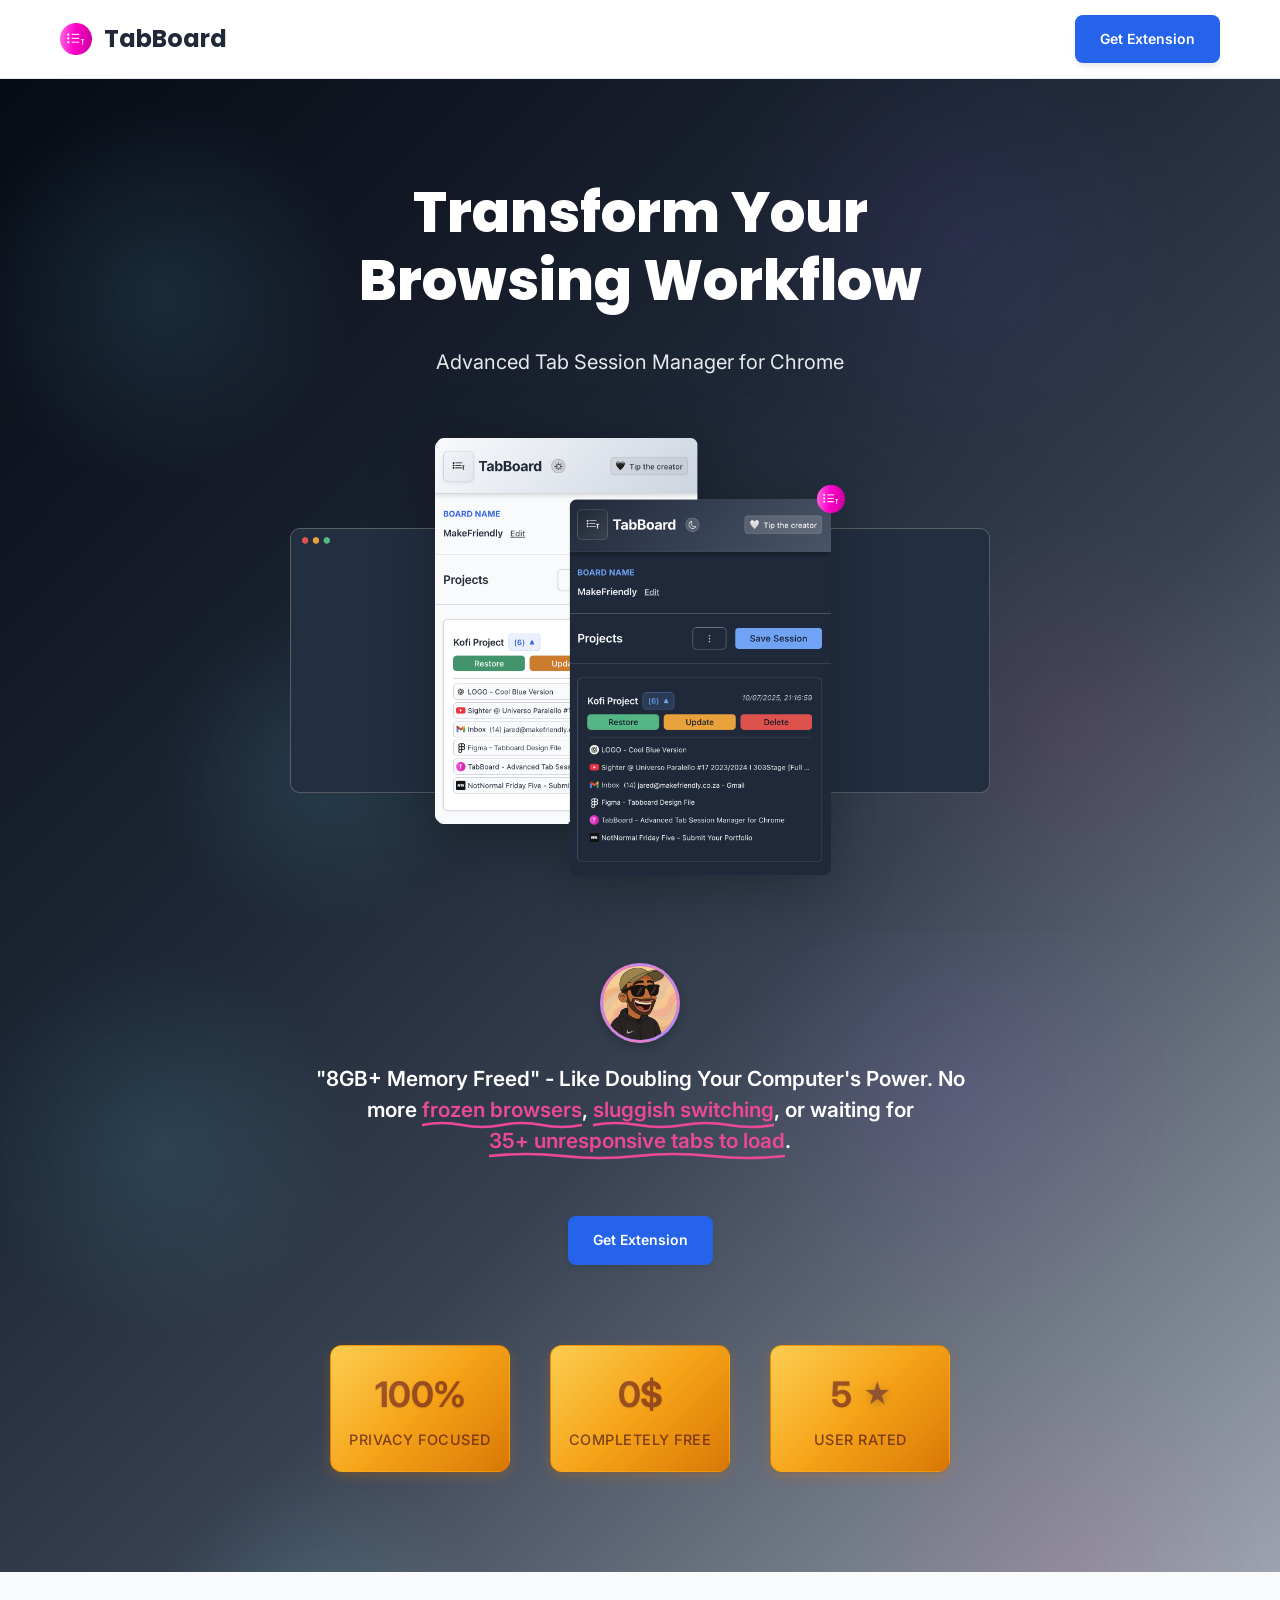
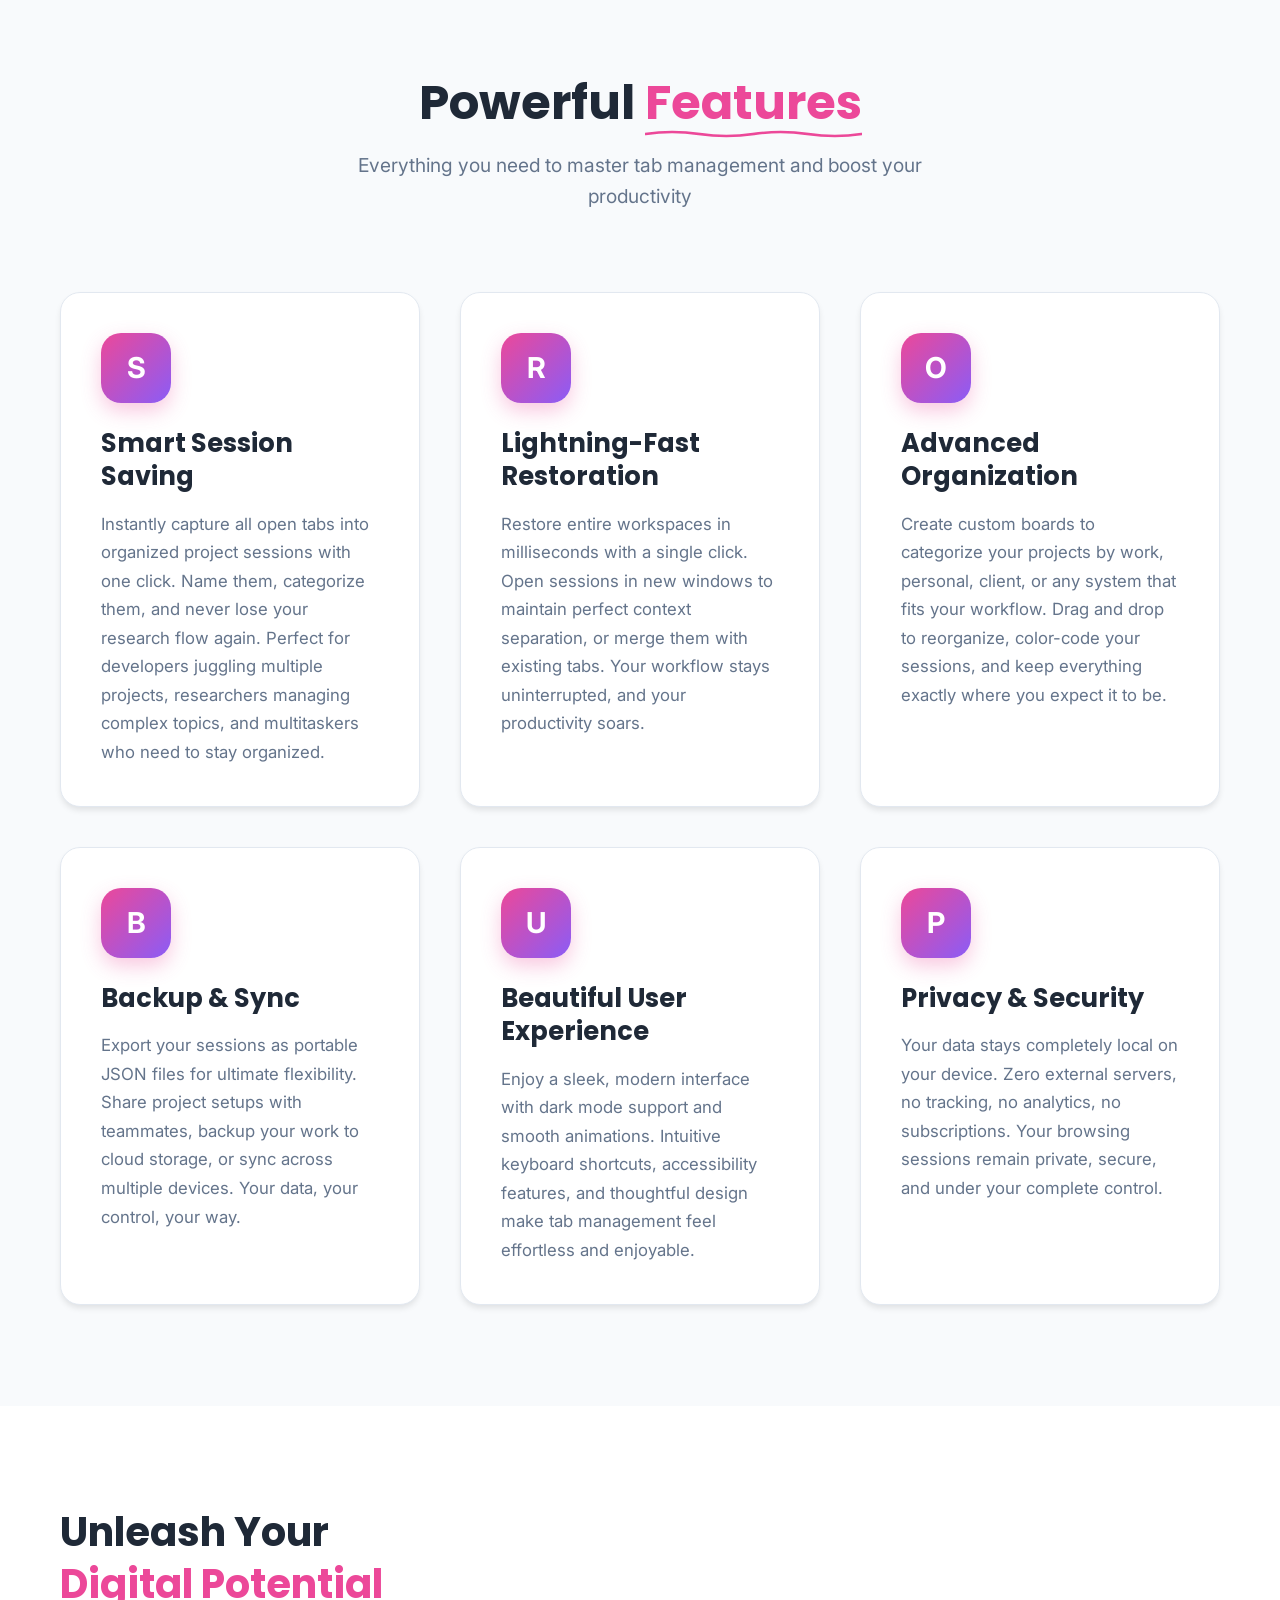
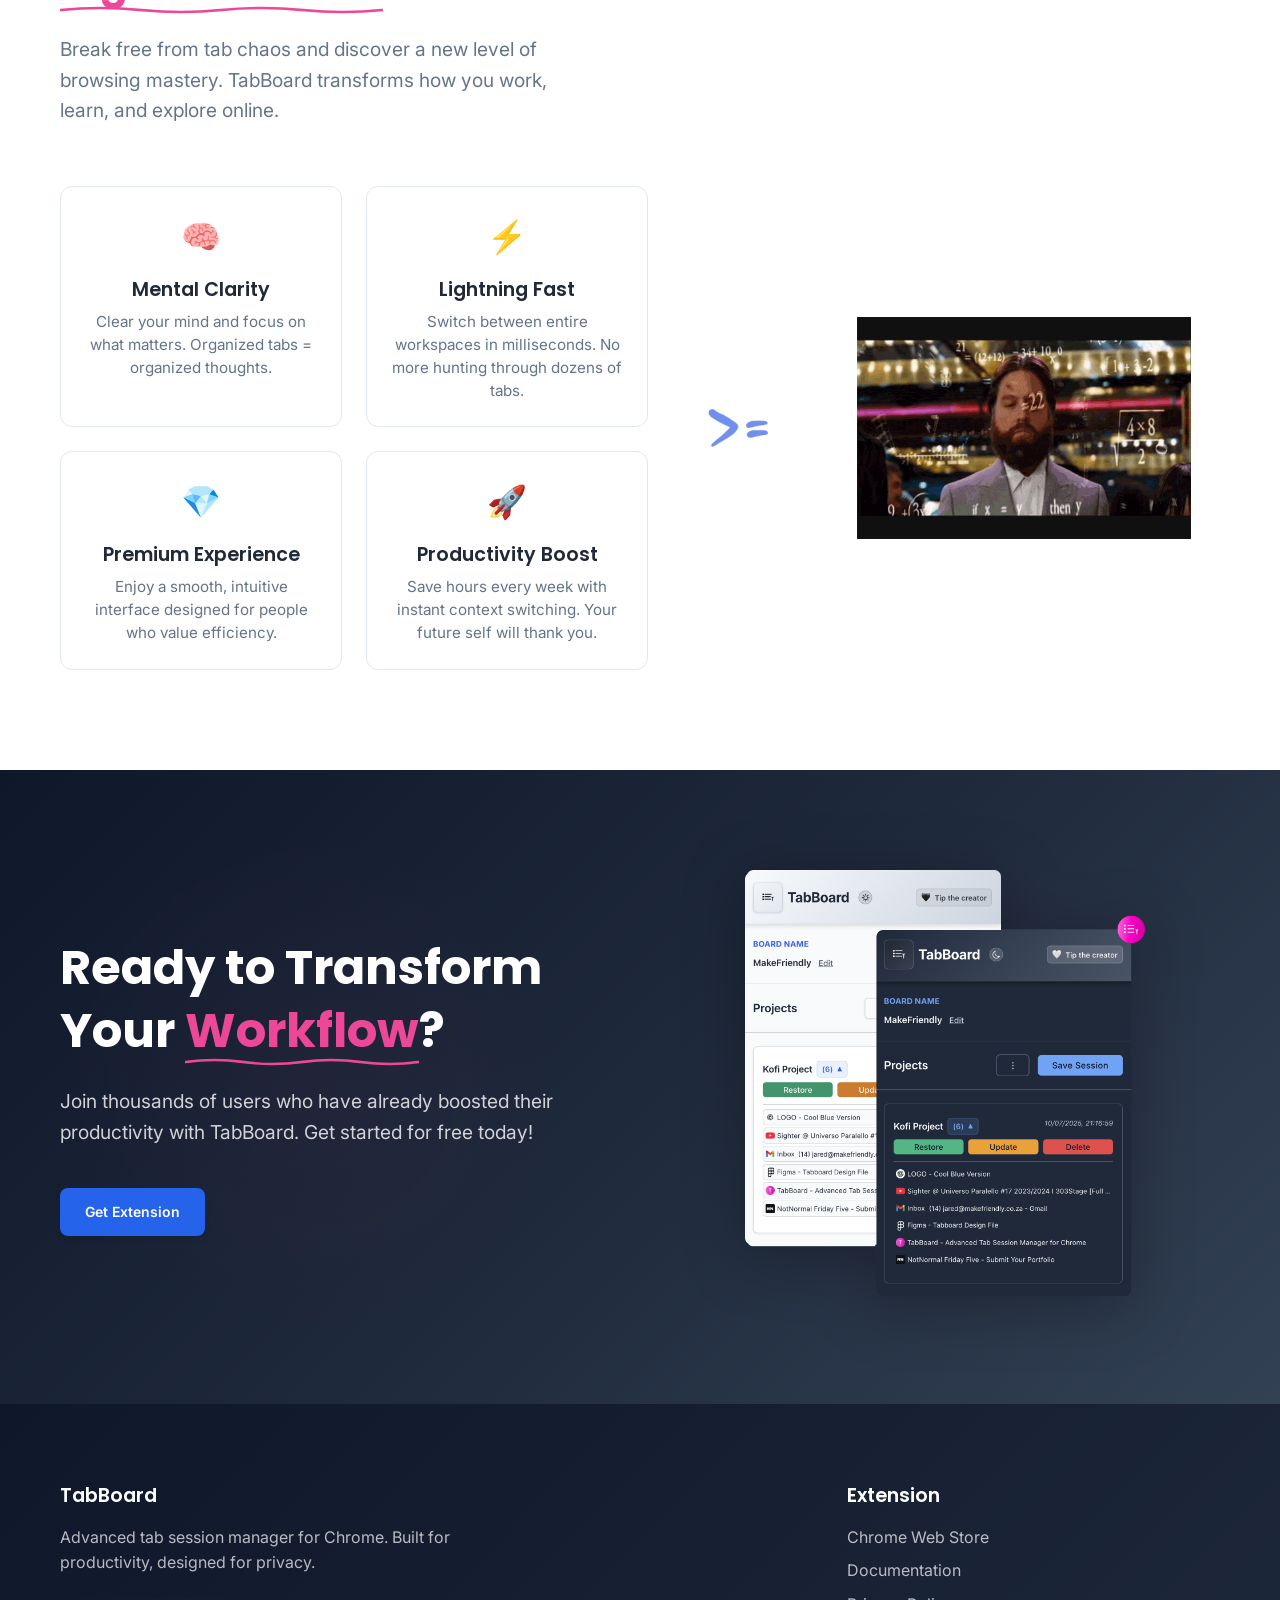
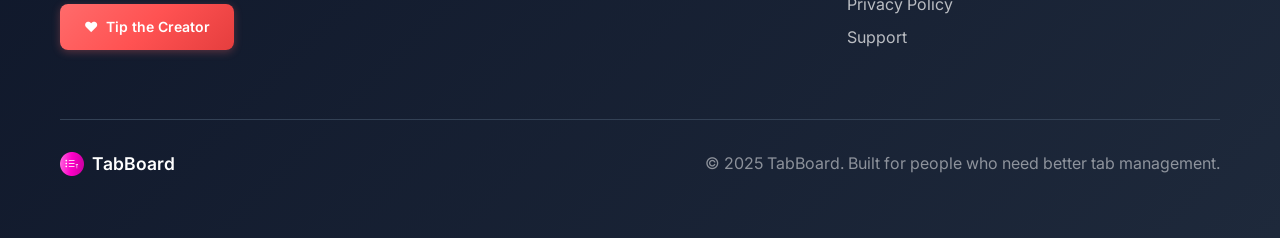
<file: index.html>
<!DOCTYPE html>
<html lang="en">
<head>
    <meta charset="UTF-8">
    <meta name="viewport" content="width=device-width, initial-scale=1.0">
    <title>TabBoard - Chrome Tab Manager Extension</title>
    
    <!-- Favicon -->
    <link rel="icon" type="image/png" sizes="16x16" href="assets/tabboard-icon-16.png">
    <link rel="shortcut icon" href="assets/tabboard-icon-16.png">
    
    <meta name="description" content="TabBoard is a powerful Chrome extension for managing browser tabs efficiently. Organize, save, and restore your tab sessions with ease.">
    <meta name="keywords" content="chrome extension, tab manager, session manager, productivity, browser organization, tab restoration">
    
    <!-- Open Graph / Social Media -->
    <meta property="og:type" content="website">
    <meta property="og:title" content="TabBoard - Advanced Tab Session Manager">
    <meta property="og:description" content="Save, restore & organize browser sessions. Advanced tab management with import/export & board organization.">
    <meta property="og:url" content="https://yourdomain.com">
    
    <!-- Fonts -->
    <link href="https://fonts.googleapis.com/css2?family=Poppins:wght@400;500;600;700;800;900&family=Inter:wght@300;400;500;600;700&display=swap" rel="stylesheet">
    
    <script async src="https://pagead2.googlesyndication.com/pagead/js/adsbygoogle.js?client=ca-pub-9067032784904757"
         crossorigin="anonymous"></script>
    
    <style>
        :root {
            /* TabBoard's Color Scheme */
            --primary-color: #60a5fa;        /* TabBoard's light blue */
            --primary-dark: #2563eb;         /* TabBoard's blue */
            --secondary-color: #8b5cf6;      /* TabBoard's purple */
            --accent-color: #ec4899;         /* TabBoard's pink */
            --success-color: #10b981;        /* TabBoard's green */
            --warning-color: #f59e0b;        /* TabBoard's amber */
            --danger-color: #ef4444;         /* TabBoard's red */
            --dark-bg: #0f172a;             /* TabBoard's dark primary */
            --dark-secondary: #1e293b;       /* TabBoard's dark secondary */
            --dark-tertiary: #334155;        /* TabBoard's dark tertiary */
            --light-gray: #f8fafc;           /* TabBoard's light secondary */
            --medium-gray: #64748b;          /* TabBoard's medium gray */
            --text-dark: #1f2937;            /* TabBoard's text */
            --text-light: #64748b;           /* TabBoard's muted text */
            --border-color: #e2e8f0;         /* TabBoard's border */
            --gradient-1: linear-gradient(135deg, var(--primary-color) 0%, var(--primary-dark) 100%);  /* Blue gradient */
            --gradient-2: linear-gradient(135deg, var(--accent-color) 0%, var(--secondary-color) 100%);  /* Pink-Purple gradient */
            --shadow-sm: 0 1px 2px 0 rgba(0, 0, 0, 0.05);
            --shadow-md: 0 4px 6px -1px rgba(0, 0, 0, 0.1);
            --shadow-lg: 0 10px 15px -3px rgba(0, 0, 0, 0.1);
            --shadow-xl: 0 20px 25px -5px rgba(0, 0, 0, 0.1);
        }
        
        * {
            margin: 0;
            padding: 0;
            box-sizing: border-box;
        }
        
        body {
            font-family: 'Inter', -apple-system, BlinkMacSystemFont, 'Segoe UI', sans-serif;
            line-height: 1.6;
            color: var(--text-dark);
            overflow-x: hidden;
        }
        
        /* Typography */
        h1, h2, h3, h4, h5, h6 {
            font-family: 'Poppins', sans-serif;
            font-weight: 600;
            line-height: 1.3;
        }
        
        h1 {
            font-weight: 800;
        }
        
        h2 {
            font-weight: 700;
        }
        
        h3 {
            font-weight: 600;
        }
        
        .container {
            max-width: 1200px;
            margin: 0 auto;
            padding: 0 20px;
        }
        
        /* Header */
        .header {
            background: white;
            border-bottom: 1px solid var(--border-color);
            padding: 15px 0;
        }
        
        .nav {
            display: flex;
            justify-content: space-between;
            align-items: center;
        }
        
        .logo {
            display: flex;
            align-items: center;
            gap: 12px;
            font-size: 24px;
            font-weight: 700;
            color: var(--text-dark);
            text-decoration: none;
            font-family: 'Poppins', sans-serif;
        }
        
        .logo-icon {
            width: 32px;
            height: 32px;
            display: flex;
            align-items: center;
            justify-content: center;
        }
        
        .logo-icon img {
            width: 32px;
            height: 32px;
            object-fit: contain;
        }
        
        .header-buttons {
            display: flex;
            gap: 12px;
            align-items: center;
        }
        
        /* Mobile Menu */
        .mobile-menu-toggle {
            display: none;
            background: none;
            border: none;
            font-size: 24px;
            color: var(--text-dark);
            cursor: pointer;
            padding: 8px;
            border-radius: 8px;
            transition: all 0.3s ease;
            z-index: 1001;
            position: relative;
            min-width: 40px;
            min-height: 40px;
            touch-action: manipulation;
        }
        
        .mobile-menu-toggle:hover {
            background: var(--light-gray);
        }
        
        .mobile-menu-toggle:active {
            transform: scale(0.95);
            background: var(--border-color);
        }
        
        .mobile-menu {
            display: none;
            position: fixed;
            top: 0;
            right: 0;
            width: 100%;
            max-width: 320px;
            height: 100vh;
            background: white;
            z-index: 1000;
            overflow-y: auto;
            transform: translateX(100%);
            transition: transform 0.3s ease;
            box-shadow: -2px 0 10px rgba(0, 0, 0, 0.1);
            border-left: 3px solid var(--accent-color);
        }
        
        .mobile-menu.active {
            transform: translateX(0);
        }
        
        /* Hide hamburger menu when mobile menu is active */
        body.mobile-menu-open .mobile-menu-toggle {
            display: none !important;
        }
        
        .mobile-menu-header {
            display: flex;
            justify-content: space-between;
            align-items: center;
            padding: 15px 20px;
            border-bottom: 1px solid var(--border-color);
            background: white;
            position: sticky;
            top: 0;
            z-index: 1001;
            box-shadow: 0 2px 4px rgba(0, 0, 0, 0.1);
        }
        
        .mobile-menu-header-content {
            display: flex;
            align-items: center;
            gap: 12px;
        }
        
        .mobile-menu-title {
            font-size: 0.9rem;
            font-weight: 500;
            color: var(--accent-color);
            margin: 0;
            text-transform: uppercase;
            letter-spacing: 0.5px;
        }
        
        .mobile-menu-close {
            background: var(--light-gray);
            border: none;
            font-size: 18px;
            color: var(--text-dark);
            cursor: pointer;
            padding: 8px;
            border-radius: 8px;
            transition: all 0.3s ease;
            min-width: 40px;
            min-height: 40px;
            display: flex;
            align-items: center;
            justify-content: center;
            font-weight: bold;
            touch-action: manipulation;
        }
        
        .mobile-menu-close:hover {
            background: var(--border-color);
            transform: scale(0.95);
        }
        
        .mobile-menu-close:active {
            transform: scale(0.95);
            background: var(--border-color);
        }
        
        .mobile-menu-content {
            padding: 20px;
        }
        
        .mobile-menu-section {
            margin-bottom: 40px;
        }
        
        .mobile-menu-section h3 {
            font-size: 1.2rem;
            font-weight: 600;
            margin-bottom: 16px;
            color: var(--text-dark);
            border-bottom: 2px solid #efefef;
            padding-bottom: 8px;
        }
        
        .mobile-menu-links {
            display: flex;
            flex-direction: column;
            gap: 12px;
        }
        
        .mobile-menu-link {
            color: var(--text-light);
            text-decoration: none;
            padding: 12px 0;
            font-size: 16px;
            font-weight: 500;
            transition: color 0.3s ease;
            border-bottom: 1px solid var(--border-color);
        }
        
        .mobile-menu-link:hover {
            color: var(--accent-color);
        }
        
        .mobile-menu-cta {
            background: var(--primary-dark);
            color: white;
            padding: 16px 24px;
            border-radius: 12px;
            text-decoration: none;
            font-weight: 600;
            font-size: 16px;
            text-align: center;
            display: block;
            margin-bottom: 20px;
            transition: all 0.3s ease;
        }
        
        .mobile-menu-cta:hover {
            background: var(--primary-color);
            transform: translateY(-2px);
        }
        
        .mobile-menu-tip {
            background: linear-gradient(135deg, #ff6b6b 0%, #ff5252 50%, #e53e3e 100%);
            color: white !important;
            padding: 16px 24px;
            border-radius: 12px;
            text-decoration: none;
            font-weight: 600;
            font-size: 16px;
            text-align: center;
            display: flex;
            align-items: center;
            justify-content: center;
            gap: 8px;
            margin-top: 20px;
            transition: all 0.3s ease;
        }
        
        .mobile-menu-tip:link,
        .mobile-menu-tip:visited,
        .mobile-menu-tip:active {
            color: white !important;
        }
        
        .mobile-menu-tip:hover {
            background: linear-gradient(135deg, #ff8a80 0%, #ff6b6b 50%, #ff5252 100%);
            transform: translateY(-2px);
            color: #fdf2f8 !important;
        }
        
        .mobile-menu-divider {
            height: 1px;
            background: var(--border-color);
            margin: 30px 0;
        }
        
        .mobile-menu-backdrop {
            display: none;
            position: fixed;
            top: 0;
            left: 0;
            width: 100%;
            height: 100vh;
            background: rgba(0, 0, 0, 0.5);
            z-index: 999;
            opacity: 0;
            transition: opacity 0.3s ease;
            pointer-events: none;
        }
        
        .mobile-menu-backdrop.active {
            opacity: 1;
            pointer-events: auto;
        }
        
        .header-btn {
            padding: 10px 20px;
            border-radius: 8px;
            text-decoration: none;
            font-weight: 600;
            font-size: 14px;
            transition: all 0.3s ease;
            display: inline-flex;
            align-items: center;
            gap: 6px;
        }
        
        .header-btn.btn-primary {
            background: var(--primary-dark);
            color: white;
            border: 1px solid transparent;
        }
        
        .header-btn.btn-primary:hover {
            background: var(--primary-color);
            transform: translateY(-1px);
        }
        
        .header-btn.btn-secondary {
            background: linear-gradient(135deg, #ff6b6b 0%, #ff5252 50%, #e53e3e 100%);
            color: white;
            border: 1px solid transparent;
            box-shadow: 0 2px 8px rgba(255, 107, 107, 0.3);
            font-weight: 600;
        }
        
        .header-btn.btn-secondary:hover {
            background: linear-gradient(135deg, #ff8a80 0%, #ff6b6b 50%, #ff5252 100%);
            transform: translateY(-1px);
            box-shadow: 0 4px 12px rgba(255, 107, 107, 0.4);
        }
        
        /* Hero Section */
        .hero {
            background: linear-gradient(135deg, #060b14 0%, #131825 20%, #1f2937 40%, #374151 60%, #6b7280 80%, #9ca3af 100%);
            color: white;
            padding: 100px 0;
            text-align: center;
            position: relative;
            overflow: hidden;
            min-height: 100vh;
            display: flex;
            align-items: center;
        }
        
        .hero::before {
            content: '';
            position: absolute;
            top: 0;
            left: 0;
            right: 0;
            bottom: 0;
            background: url('data:image/svg+xml,<svg xmlns="http://www.w3.org/2000/svg" viewBox="0 0 1200 800"><defs><radialGradient id="glow1" cx="50%" cy="50%"><stop offset="0%" style="stop-color:%2366d9ef;stop-opacity:0.15"/><stop offset="100%" style="stop-color:%2366d9ef;stop-opacity:0"/></radialGradient><radialGradient id="glow2" cx="50%" cy="50%"><stop offset="0%" style="stop-color:%238b5cf6;stop-opacity:0.12"/><stop offset="100%" style="stop-color:%238b5cf6;stop-opacity:0"/></radialGradient><radialGradient id="glow3" cx="50%" cy="50%"><stop offset="0%" style="stop-color:%23ec4899;stop-opacity:0.1"/><stop offset="100%" style="stop-color:%23ec4899;stop-opacity:0"/></radialGradient></defs><circle cx="150" cy="200" r="180" fill="url(%23glow1)"/><circle cx="900" cy="150" r="220" fill="url(%23glow2)"/><circle cx="1000" cy="600" r="200" fill="url(%23glow3)"/><circle cx="300" cy="650" r="150" fill="url(%23glow1)"/></svg>');
            opacity: 0.8;
            animation: float 20s ease-in-out infinite;
        }
        
        .hero::after {
            content: '';
            position: absolute;
            top: 0;
            left: 0;
            right: 0;
            bottom: 0;
            background: url('data:image/svg+xml,<svg xmlns="http://www.w3.org/2000/svg" viewBox="0 0 1200 800"><g opacity="0.03"><circle cx="100" cy="100" r="2" fill="white"/><circle cx="300" cy="200" r="1.5" fill="white"/><circle cx="500" cy="150" r="1" fill="white"/><circle cx="700" cy="300" r="2" fill="white"/><circle cx="900" cy="250" r="1.5" fill="white"/><circle cx="1100" cy="400" r="1" fill="white"/><circle cx="200" cy="500" r="2" fill="white"/><circle cx="400" cy="600" r="1.5" fill="white"/><circle cx="600" cy="550" r="1" fill="white"/><circle cx="800" cy="700" r="2" fill="white"/><circle cx="1000" cy="650" r="1.5" fill="white"/><circle cx="150" cy="350" r="1" fill="white"/><circle cx="350" cy="450" r="2" fill="white"/><circle cx="550" cy="400" r="1.5" fill="white"/><circle cx="750" cy="500" r="1" fill="white"/><circle cx="950" cy="450" r="2" fill="white"/></g></svg>');
            opacity: 0.4;
            animation: float 25s ease-in-out infinite reverse;
        }
        
        @keyframes float {
            0%, 100% { transform: translateY(0px) rotate(0deg); }
            25% { transform: translateY(-10px) rotate(1deg); }
            50% { transform: translateY(-5px) rotate(0deg); }
            75% { transform: translateY(-15px) rotate(-1deg); }
        }
        
        .hero-content {
            position: relative;
            z-index: 2;
        }
        
        .hero h1 {
            font-size: 3.5rem;
            font-weight: 800;
            margin-bottom: 32px;
            line-height: 1.2;
        }
        
        .transform-text {
            display: inline-block;
            animation: transformWiggle 0.6s ease-in-out;
        }
        
        @keyframes transformWiggle {
            0%, 100% { transform: translateX(0) rotate(0deg); }
            25% { transform: translateX(-3px) rotate(-2deg); }
            75% { transform: translateX(3px) rotate(2deg); }
        }
        
        .subtitle {
            font-size: 1.25rem;
            margin-bottom: 60px;
            opacity: 0.9;
            max-width: 600px;
            margin-left: auto;
            margin-right: auto;
        }
        
        .hero .description {
            font-size: 1.2rem;
            opacity: 0.8;
            max-width: 600px;
            margin: 0 auto 40px;
        }
        
        .hero-buttons {
            display: flex;
            gap: 16px;
            justify-content: center;
            align-items: center;
            margin-bottom: 80px;
            flex-wrap: wrap;
        }
        
        .hero-cta {
            background: var(--primary-dark);
            color: white;
            padding: 12px 24px;
            border-radius: 8px;
            text-decoration: none;
            font-weight: 600;
            font-size: 14px;
            transition: all 0.3s ease;
            box-shadow: var(--shadow-md);
            display: inline-flex;
            align-items: center;
            gap: 8px;
            border: 1px solid transparent;
        }
        
        .hero-cta:hover {
            background: var(--primary-color);
            transform: translateY(-1px);
            box-shadow: var(--shadow-lg);
        }
        
        .hero-secondary {
            background: rgba(255, 255, 255, 0.15);
            color: white;
            border: 1px solid rgba(255, 255, 255, 0.2);
            padding: 12px 24px;
            border-radius: 8px;
            text-decoration: none;
            font-weight: 600;
            font-size: 14px;
            transition: all 0.3s ease;
            backdrop-filter: blur(10px);
            display: inline-flex;
            align-items: center;
            gap: 8px;
        }
        
        .hero-secondary:hover {
            background: rgba(255, 255, 255, 0.25);
            border-color: rgba(255, 255, 255, 0.3);
            transform: translateY(-1px);
        }
        
        .extension-preview {
            max-width: 700px;
            margin: 0 auto 80px;
            position: relative;
            z-index: 2;
        }
        
        .testimonial-container {
            display: flex;
            flex-direction: column;
            align-items: center;
            margin: 0 auto 60px;
            max-width: 700px;
        }
        
        .profile-picture {
            width: 80px;
            height: 80px;
            border-radius: 50%;
            margin-bottom: 20px;
            border: 3px solid rgba(255, 255, 255, 0.3);
            box-shadow: 0 4px 12px rgba(0, 0, 0, 0.2);
            position: relative;
            background: var(--gradient-2);
            display: flex;
            align-items: center;
            justify-content: center;
            font-size: 2rem;
            font-weight: 600;
            color: white;
            cursor: pointer;
        }
        
        .profile-image {
            width: 100%;
            height: 100%;
            object-fit: cover;
            border-radius: 50%;
        }
        
        .profile-tooltip {
            position: absolute;
            left: 100%;
            top: 50%;
            transform: translateY(-50%);
            background: #1a1a1a;
            color: white;
            padding: 8px 12px;
            border-radius: 6px;
            font-size: 14px;
            font-weight: 500;
            font-family: 'Inter', sans-serif;
            white-space: nowrap;
            margin-left: 15px;
            opacity: 0;
            visibility: hidden;
            transition: all 0.3s ease;
            z-index: 1000;
            box-shadow: 0 4px 12px rgba(0, 0, 0, 0.3);
        }
        
        .profile-tooltip::before {
            content: '';
            position: absolute;
            right: 100%;
            top: 50%;
            transform: translateY(-50%);
            border: 6px solid transparent;
            border-right-color: #1a1a1a;
        }
        
        .profile-picture:hover .profile-tooltip {
            opacity: 1;
            visibility: visible;
        }
        
        .profile-image {
            width: 100%;
            height: 100%;
            object-fit: cover;
        }
        
        .memory-stat {
            font-size: 1.3rem;
            font-weight: 600;
            color: white;
            margin: 0;
            max-width: 700px;
            line-height: 1.5;
            position: relative;
            text-align: center;
        }
        
        .scribble-underline {
            position: relative;
            display: inline-block;
        }
        
        .scribble-underline::after {
            content: '';
            position: absolute;
            bottom: -6px;
            left: 0;
            width: 100%;
            height: 12px;
            background: url('data:image/svg+xml,<svg xmlns="http://www.w3.org/2000/svg" viewBox="0 0 100 12" preserveAspectRatio="none"><path d="M0,6 Q12.5,2 25,6 T50,6 T75,6 T100,6" fill="none" stroke="%23ec4899" stroke-width="2.5" stroke-linecap="round"/></svg>') no-repeat;
            background-size: 100% 12px;
        }
        
        /* Consistent Pink Underline */
        .scribble-underline.problem,
        .scribble-underline.feature,
        .scribble-underline.productivity,
        .scribble-underline.potential {
            color: var(--accent-color);
        }
        
        .scribble-underline.problem::after,
        .scribble-underline.feature::after,
        .scribble-underline.productivity::after,
        .scribble-underline.potential::after {
            background: url('data:image/svg+xml,<svg xmlns="http://www.w3.org/2000/svg" viewBox="0 0 100 12" preserveAspectRatio="none"><path d="M0,6 Q12.5,2 25,6 T50,6 T75,6 T100,6" fill="none" stroke="%23ec4899" stroke-width="2.5" stroke-linecap="round"/></svg>') no-repeat;
            background-size: 100% 12px;
        }
        
        .extension-preview-placeholder {
            background: url('assets/browser_bg@2x.png') no-repeat center center;
            background-size: contain;
            padding: 0;
            text-align: center;
            position: relative;
            width: 100%;
            aspect-ratio: 16/10;
        }
        
        .extension-preview-placeholder img {
            width: 100%;
            height: 100%;
            object-fit: contain;
            filter: drop-shadow(0 10px 30px rgba(0, 0, 0, 0.3));
            transition: all 0.3s ease;
        }
        
        .extension-preview-placeholder img:hover {
            transform: translateY(-5px) scale(1.02);
            filter: drop-shadow(0 15px 40px rgba(0, 0, 0, 0.4));
        }
        
        .hero-stats {
            display: flex;
            justify-content: center;
            gap: 40px;
            margin: 0 auto;
            flex-wrap: wrap;
            align-items: stretch;
        }
        
        .stat {
            text-align: center;
            background: linear-gradient(135deg, #fbbf24 0%, #f59e0b 50%, #d97706 100%);
            border-radius: 12px;
            padding: 20px 16px;
            box-shadow: 
                0 4px 12px rgba(217, 119, 6, 0.3),
                0 1px 3px rgba(0, 0, 0, 0.1);
            position: relative;
            width: 180px;
            flex-shrink: 0;
            border: 1px solid rgba(217, 119, 6, 0.2);
            backdrop-filter: blur(10px);
            transition: all 0.3s ease;
        }
        
        .stat::before {
            content: '';
            position: absolute;
            top: 0;
            left: 0;
            right: 0;
            bottom: 0;
            background: linear-gradient(135deg, rgba(255, 255, 255, 0.2) 0%, rgba(255, 255, 255, 0.05) 50%, transparent 100%);
            border-radius: 12px;
            pointer-events: none;
        }
        
        .stat:hover {
            transform: translateY(-3px);
            box-shadow: 
                0 8px 25px rgba(217, 119, 6, 0.4),
                0 3px 10px rgba(0, 0, 0, 0.15);
            background: linear-gradient(135deg, #fcd34d 0%, #fbbf24 50%, #f59e0b 100%);
        }
        
        .stat-number {
            font-size: 2.2rem;
            font-weight: 700;
            color: #92400e;
            margin-bottom: 6px;
            letter-spacing: -0.5px;
            text-shadow: 0 1px 2px rgba(0, 0, 0, 0.1);
        }
        
        .stat-label {
            font-size: 0.9rem;
            font-weight: 500;
            color: #78350f;
            text-transform: uppercase;
            letter-spacing: 0.5px;
        }
        
        .star-rating {
            width: 24px;
            height: 24px;
            margin-left: 6px;
            vertical-align: baseline;
            transform: translateY(-2px);
            filter: drop-shadow(0 2px 4px rgba(0, 0, 0, 0.2));
            display: inline-block;
        }
        
        /* Features Section */
        .features {
            padding: 100px 0;
            background: var(--light-gray);
        }
        
        .section-header {
            text-align: center;
            margin-bottom: 80px;
        }
        
        .section-title {
            font-size: 3rem;
            font-weight: 700;
            margin-bottom: 16px;
            color: var(--text-dark);
        }
        
        .section-subtitle {
            font-size: 1.2rem;
            color: var(--text-light);
            max-width: 600px;
            margin: 0 auto;
        }
        
        .features-grid {
            display: grid;
            grid-template-columns: repeat(auto-fit, minmax(350px, 1fr));
            gap: 40px;
            transform: translateZ(0);
            will-change: scroll-position;
        }
        
        .feature-card {
            background: white;
            padding: 40px;
            border-radius: 20px;
            box-shadow: var(--shadow-md);
            transition: transform 0.3s ease, box-shadow 0.3s ease, border-color 0.3s ease;
            border: 1px solid var(--border-color);
            position: relative;
            overflow: hidden;
            will-change: transform;
        }
        
        .feature-card::before {
            content: '';
            position: absolute;
            top: 0;
            left: 0;
            right: 0;
            bottom: 0;
            background: linear-gradient(135deg, rgba(236, 72, 153, 0.02) 0%, rgba(139, 92, 246, 0.02) 100%);
            opacity: 0;
            transition: opacity 0.3s ease;
            will-change: opacity;
        }
        
        .feature-card:hover {
            transform: translate3d(0, -8px, 0);
            box-shadow: 0 20px 40px rgba(0, 0, 0, 0.1);
            border-color: rgba(236, 72, 153, 0.2);
        }
        
        .feature-card:hover::before {
            opacity: 1;
        }
        
        .feature-icon {
            width: 70px;
            height: 70px;
            background: var(--gradient-2);
            border-radius: 20px;
            display: flex;
            align-items: center;
            justify-content: center;
            font-size: 1.8rem;
            margin-bottom: 24px;
            color: white;
            font-weight: 700;
            box-shadow: 0 8px 20px rgba(236, 72, 153, 0.3);
            transition: transform 0.3s ease;
            will-change: transform;
        }
        
        .feature-card:hover .feature-icon {
            transform: scale3d(1.05, 1.05, 1) rotate(3deg);
        }
        
        .feature-title {
            font-size: 1.6rem;
            font-weight: 700;
            margin-bottom: 16px;
            color: var(--text-dark);
            transition: color 0.3s ease;
        }
        
        .feature-card:hover .feature-title {
            color: var(--accent-color);
        }
        
        .feature-description {
            color: var(--text-light);
            line-height: 1.7;
            font-size: 1.05rem;
        }
        
        /* Benefits Section */
        .benefits {
            padding: 100px 0;
            background: white;
        }
        

        

        
        .benefits-header {
            display: grid;
            grid-template-columns: 1fr 1fr;
            gap: 80px;
            align-items: center;
            margin-bottom: 60px;
        }
        
        .benefits-left h2 {
            font-size: 2.5rem;
            font-weight: 700;
            margin-bottom: 24px;
            color: var(--text-dark);
        }
        
        .benefits-intro {
            font-size: 1.2rem;
            color: var(--text-light);
            margin-bottom: 0;
            line-height: 1.6;
        }
        
        .benefits-wrapper {
            display: grid;
            grid-template-columns: 1.2fr auto 0.8fr;
            gap: 60px;
            align-items: center;
        }
        
        .benefits-grid {
            display: grid;
            grid-template-columns: 1fr 1fr;
            gap: 24px;
        }
        
        .benefits-separator {
            display: flex;
            align-items: center;
            justify-content: center;
        }
        
        .benefits-arrow {
            width: 60px;
            height: auto;
            opacity: 0.7;
        }
        
        .benefits-gif-column {
            display: flex;
            align-items: center;
            justify-content: center;
            height: 100%;
        }
        
        .benefits-gif-column .benefit-gif-container {
            display: flex;
            align-items: center;
            justify-content: center;
            height: 100%;
            width: 100%;
        }
        
        .benefit-card-gif {
            width: 85%;
            height: auto;
            border-radius: 0;
            max-height: 400px;
            object-fit: contain;
        }
        
        /* Mobile Responsive Styles */
        @media (max-width: 768px) {
            .benefits-header {
                grid-template-columns: 1fr;
                gap: 20px;
                margin-bottom: 40px;
                text-align: center;
            }
            
            .benefits-wrapper {
                grid-template-columns: 1fr;
                gap: 40px;
            }
            
            .benefits-grid {
                grid-template-columns: 1fr;
                gap: 20px;
            }
            
            .benefits-arrow {
                width: 40px;
                transform: rotate(90deg);
            }
            
            .benefit-card-gif {
                width: 90%;
                max-height: 250px;
            }
        }
        
        @media (max-width: 480px) {
            .benefits-left h2 {
                font-size: 2rem;
            }
            
            .benefits-intro {
                font-size: 1rem;
            }
            
            .benefit-card {
                padding: 20px;
            }
            
            .benefit-card h3 {
                font-size: 1.1rem;
            }
            
            .benefit-card p {
                font-size: 0.9rem;
            }
        }
        
        .benefit-card {
            background: white;
            padding: 24px;
            border-radius: 12px;
            border: 1px solid var(--border-color);
            text-align: center;
            transition: all 0.3s ease;
        }
        
        .benefit-card:hover {
            transform: translateY(-4px);
            box-shadow: 0 8px 25px rgba(0, 0, 0, 0.1);
        }
        
        .benefit-icon {
            font-size: 2rem;
            margin-bottom: 16px;
        }
        
        .benefit-card h3 {
            font-size: 1.2rem;
            font-weight: 600;
            margin-bottom: 8px;
            color: var(--text-dark);
        }
        
        .benefit-card p {
            color: var(--text-light);
            font-size: 0.95rem;
            line-height: 1.5;
        }
        

        

        

        

        

        
        /* CTA Section */
        .cta-section {
            background: linear-gradient(135deg, var(--dark-bg) 0%, var(--dark-secondary) 50%, var(--dark-tertiary) 100%);
            color: white;
            padding: 100px 0;
            position: relative;
            overflow: hidden;
        }
        
        .cta-content {
            display: grid;
            grid-template-columns: 1fr 1fr;
            gap: 60px;
            align-items: center;
        }
        
        .cta-text {
            text-align: left;
        }
        
        .cta-visual {
            display: flex;
            justify-content: center;
            align-items: center;
        }
        
        .cta-image-placeholder {
            max-width: 400px;
            width: 100%;
        }
        
        .cta-image-placeholder img {
            width: 100%;
            height: auto;
            filter: drop-shadow(0 10px 30px rgba(0, 0, 0, 0.3));
            transition: all 0.3s ease;
        }
        
        .cta-image-placeholder img:hover {
            transform: translateY(-5px) scale(1.02);
            filter: drop-shadow(0 15px 40px rgba(0, 0, 0, 0.4));
        }
        
        .cta-section::before {
            content: '';
            position: absolute;
            top: 0;
            left: 0;
            right: 0;
            bottom: 0;
            background: url('data:image/svg+xml,<svg xmlns="http://www.w3.org/2000/svg" viewBox="0 0 1000 1000"><defs><radialGradient id="c" cx="50%" cy="50%"><stop offset="0%" style="stop-color:%23ec4899;stop-opacity:0.1"/><stop offset="100%" style="stop-color:%23ec4899;stop-opacity:0"/></radialGradient></defs><circle cx="500" cy="500" r="400" fill="url(%23c)"/></svg>');
            opacity: 0.4;
        }
        
        .cta-section h2 {
            font-size: 3rem;
            font-weight: 700;
            margin-bottom: 24px;
            position: relative;
            z-index: 2;
        }
        
        .cta-section p {
            font-size: 1.2rem;
            opacity: 0.8;
            margin-bottom: 40px;
            max-width: 600px;
            margin-left: auto;
            margin-right: auto;
            position: relative;
            z-index: 2;
        }
        
        .cta-buttons {
            display: flex;
            gap: 20px;
            justify-content: flex-start;
            flex-wrap: wrap;
            position: relative;
            z-index: 2;
            margin-top: 30px;
        }
        
        .btn-primary {
            background: var(--primary-dark);
            color: white;
            padding: 12px 24px;
            border-radius: 8px;
            text-decoration: none;
            font-weight: 600;
            font-size: 14px;
            transition: all 0.3s ease;
            box-shadow: var(--shadow-md);
            display: inline-flex;
            align-items: center;
            gap: 8px;
            border: 1px solid transparent;
        }
        
        .btn-primary:hover {
            background: var(--primary-color);
            transform: translateY(-1px);
            box-shadow: var(--shadow-lg);
        }
        
        .btn-secondary {
            background: rgba(255, 255, 255, 0.15);
            color: white;
            border: 1px solid rgba(255, 255, 255, 0.2);
            padding: 12px 24px;
            border-radius: 8px;
            text-decoration: none;
            font-weight: 600;
            font-size: 14px;
            transition: all 0.3s ease;
            backdrop-filter: blur(10px);
            display: inline-flex;
            align-items: center;
            gap: 8px;
        }
        
        .btn-secondary:hover {
            background: rgba(255, 255, 255, 0.25);
            border-color: rgba(255, 255, 255, 0.3);
            transform: translateY(-1px);
        }
        

        
        /* Footer styles are now handled by components/footer-include.js */
        
        /* Responsive Design */
        @media (max-width: 768px) {
            .container {
                padding: 0 20px;
            }
            
            .hero h1 {
                font-size: 2.5rem;
            }
            
            .hero-buttons {
                flex-direction: column;
                align-items: center;
                gap: 12px;
            }
            
            .hero-cta, .hero-secondary {
                width: 100%;
                max-width: 280px;
                justify-content: center;
            }
            
            .hero-stats {
                flex-direction: column;
                gap: 20px;
                align-items: center;
            }
            
            .stat {
                width: 220px;
                padding: 20px 16px;
                flex-shrink: 0;
            }
            
            .stat-number {
                font-size: 2rem;
            }
            
            .profile-tooltip {
                left: 50%;
                top: -50px;
                transform: translateX(-50%);
                margin-left: 0;
            }
            
            .profile-tooltip::before {
                left: 50%;
                right: auto;
                top: 100%;
                transform: translateX(-50%);
                border-top-color: #1a1a1a;
                border-right-color: transparent;
            }
            
            .features-grid {
                grid-template-columns: 1fr;
            }
            
            .benefits-content {
                grid-template-columns: 1fr;
                gap: 40px;
            }
            
            .benefits-grid {
                grid-template-columns: 1fr;
                gap: 16px;
            }
            
            .benefits-overlay {
                width: 100px;
            }
            
            .benefits-visual {
                padding: 40px 20px;
                text-align: center;
            }
            
            .extension-preview {
                margin: 0 auto 30px;
            }
            
            .extension-preview-placeholder {
                padding: 0;
            }
            
            .memory-stat {
                font-size: 1.1rem;
            }
            
            .cta-content {
                grid-template-columns: 1fr;
                gap: 40px;
                text-align: center;
            }
            
            .cta-text {
                text-align: center;
            }
            
            .cta-buttons {
                justify-content: center;
                flex-direction: column;
                align-items: center;
                gap: 12px;
            }
            
            /* Footer responsive styles are now handled by components/footer-include.js */
            
            .btn-primary, .btn-secondary {
                width: 100%;
                max-width: 280px;
                justify-content: center;
            }
            
            .nav {
                flex-direction: row;
                justify-content: space-between;
            }
            
            .header-buttons {
                display: none;
            }
            
            .mobile-menu-toggle {
                display: block !important;
                z-index: 1001;
                position: relative;
            }
            
            .mobile-menu {
                display: block !important;
            }
            
            .mobile-menu-backdrop {
                display: block !important;
            }
            
            .mobile-menu {
                width: 100% !important;
                max-width: 100% !important;
                right: 0 !important;
            }
            
            .header {
                position: relative;
            }
            
            .hero {
                padding: 60px 0 40px;
            }
        }
        
        /* Animations */
        @keyframes fadeInUp {
            from {
                opacity: 0;
                transform: translateY(30px);
            }
            to {
                opacity: 1;
                transform: translateY(0);
            }
        }
        

        
        /* Smooth scrolling */
        html {
            scroll-behavior: smooth;
        }
        
        /* Performance optimizations */
        .features {
            contain: layout style;
            transform: translateZ(0);
        }
        
        .features-grid * {
            backface-visibility: hidden;
        }
    </style>
</head>
<body>
    <!-- Header -->
    <header class="header">
        <nav class="nav container">
            <a href="#" class="logo">
                <div class="logo-icon">
                    <img src="assets/tabboard-icon-48.png" alt="TabBoard Logo">
                </div>
                TabBoard
            </a>
            <div class="header-buttons">
                <a href="https://chromewebstore.google.com/detail/tabboard/baplniifepinalcdljcnemmpceiggdpm" class="header-btn btn-primary">Get Extension</a>
            </div>
            <button class="mobile-menu-toggle" aria-label="Open menu">
                ☰
            </button>
        </nav>
        
        <!-- Mobile Menu Backdrop -->
        <div class="mobile-menu-backdrop" id="mobileMenuBackdrop"></div>
        
        <!-- Mobile Menu -->
        <div class="mobile-menu" id="mobileMenu">
            <div class="mobile-menu-header">
                <div class="mobile-menu-header-content">
                    <a href="#" class="logo">
                        <div class="logo-icon">
                            <img src="assets/tabboard-icon-48.png" alt="TabBoard Logo">
                        </div>
                        TabBoard
                    </a>
                    <span class="mobile-menu-title">• Menu</span>
                </div>
                <button class="mobile-menu-close" aria-label="Close menu" title="Close Menu">
                    ✕
                </button>
            </div>
            
            <div class="mobile-menu-content">
                                        <a href="https://chromewebstore.google.com/detail/tabboard/baplniifepinalcdljcnemmpceiggdpm" class="mobile-menu-cta">Get Extension</a>
                
                <a href="https://ko-fi.com/bucklemeshoe" class="mobile-menu-tip">
                    <span>❤️</span> Tip the Creator
                </a>
                
                <div class="mobile-menu-divider"></div>
                
                <div class="mobile-menu-section">
                    <h3>Extension</h3>
                    <div class="mobile-menu-links">
                        <a href="https://chromewebstore.google.com/detail/tabboard/baplniifepinalcdljcnemmpceiggdpm" class="mobile-menu-link">Chrome Web Store</a>
                        <a href="documentation.html" class="mobile-menu-link">Documentation</a>
                        <a href="privacy-policy.html" class="mobile-menu-link">Privacy Policy</a>
                        <a href="support.html" class="mobile-menu-link">Support</a>
                    </div>
                </div>
                

            </div>
        </div>
    </header>

    <!-- Hero Section -->
    <section class="hero">
        <div class="container hero-content">
            <h1><span class="transform-text">Transform</span> Your<br>Browsing Workflow</h1>
            <p class="subtitle">Advanced Tab Session Manager for Chrome</p>
            
            <div class="extension-preview">
                <div class="extension-preview-placeholder">
                    <img src="assets/extension_image_preview@2x.png" alt="TabBoard Extension Interface">
                </div>
            </div>
            
            <div class="testimonial-container">
                <div class="profile-picture">
                    <img src="assets/big-mouth_bucklemeshoe_avatar 2.PNG" alt="User Profile" class="profile-image">
                    <div class="profile-tooltip">Howsit!</div>
                </div>
                <p class="memory-stat">"8GB+ Memory Freed" - Like Doubling Your Computer's Power. No more <span class="scribble-underline problem">frozen browsers</span>, <span class="scribble-underline problem">sluggish switching</span>, or waiting for <span class="scribble-underline problem">35+ unresponsive tabs to load</span>.</p>
            </div>
            
            <div class="hero-buttons">
                <a href="#download" class="hero-cta">
                    Get Extension
                </a>
            </div>
            
            <div class="hero-stats">
                <div class="stat">
                    <div class="stat-number">100%</div>
                    <div class="stat-label">Privacy Focused</div>
                </div>
                <div class="stat">
                    <div class="stat-number">0$</div>
                    <div class="stat-label">Completely Free</div>
                </div>
                <div class="stat">
                    <div class="stat-number">5 <img src="assets/star@2x.png" alt="out of 5 stars" class="star-rating"></div>
                    <div class="stat-label">User Rated</div>
                </div>
            </div>
        </div>
    </section>

    <!-- Features Section -->
    <section class="features">
        <div class="container">
                            <div class="section-header">
                <h2 class="section-title">Powerful <span class="scribble-underline feature">Features</span></h2>
                <p class="section-subtitle">Everything you need to master tab management and boost your productivity</p>
            </div>
            
            <div class="features-grid">
                <div class="feature-card">
                    <div class="feature-icon">S</div>
                    <h3 class="feature-title">Smart Session Saving</h3>
                    <p class="feature-description">Instantly capture all open tabs into organized project sessions with one click. Name them, categorize them, and never lose your research flow again. Perfect for developers juggling multiple projects, researchers managing complex topics, and multitaskers who need to stay organized.</p>
                </div>
                
                <div class="feature-card">
                    <div class="feature-icon">R</div>
                    <h3 class="feature-title">Lightning-Fast Restoration</h3>
                    <p class="feature-description">Restore entire workspaces in milliseconds with a single click. Open sessions in new windows to maintain perfect context separation, or merge them with existing tabs. Your workflow stays uninterrupted, and your productivity soars.</p>
                </div>
                
                <div class="feature-card">
                    <div class="feature-icon">O</div>
                    <h3 class="feature-title">Advanced Organization</h3>
                    <p class="feature-description">Create custom boards to categorize your projects by work, personal, client, or any system that fits your workflow. Drag and drop to reorganize, color-code your sessions, and keep everything exactly where you expect it to be.</p>
                </div>
                
                <div class="feature-card">
                    <div class="feature-icon">B</div>
                    <h3 class="feature-title">Backup & Sync</h3>
                    <p class="feature-description">Export your sessions as portable JSON files for ultimate flexibility. Share project setups with teammates, backup your work to cloud storage, or sync across multiple devices. Your data, your control, your way.</p>
                </div>
                
                <div class="feature-card">
                    <div class="feature-icon">U</div>
                    <h3 class="feature-title">Beautiful User Experience</h3>
                    <p class="feature-description">Enjoy a sleek, modern interface with dark mode support and smooth animations. Intuitive keyboard shortcuts, accessibility features, and thoughtful design make tab management feel effortless and enjoyable.</p>
                </div>
                
                <div class="feature-card">
                    <div class="feature-icon">P</div>
                    <h3 class="feature-title">Privacy & Security</h3>
                    <p class="feature-description">Your data stays completely local on your device. Zero external servers, no tracking, no analytics, no subscriptions. Your browsing sessions remain private, secure, and under your complete control.</p>
                </div>
            </div>
        </div>
    </section>

    <!-- Benefits Section -->
    <section class="benefits">
        <div class="container">
            <div class="benefits-header">
                <div class="benefits-left">
                    <h2>Unleash Your <span class="scribble-underline potential">Digital Potential</span></h2>
                    <p class="benefits-intro">Break free from tab chaos and discover a new level of browsing mastery. TabBoard transforms how you work, learn, and explore online.</p>
                </div>
                <div class="benefits-right">
                    <!-- Right column available for future content -->
                </div>
            </div>
            
            <div class="benefits-wrapper">
                <div class="benefits-grid-container">
                    <div class="benefits-grid">
                        <div class="benefit-card">
                            <div class="benefit-icon">🧠</div>
                            <h3>Mental Clarity</h3>
                            <p>Clear your mind and focus on what matters. Organized tabs = organized thoughts.</p>
                        </div>
                        <div class="benefit-card">
                            <div class="benefit-icon">⚡</div>
                            <h3>Lightning Fast</h3>
                            <p>Switch between entire workspaces in milliseconds. No more hunting through dozens of tabs.</p>
                        </div>
                        <div class="benefit-card">
                            <div class="benefit-icon">💎</div>
                            <h3>Premium Experience</h3>
                            <p>Enjoy a smooth, intuitive interface designed for people who value efficiency.</p>
                        </div>
                        <div class="benefit-card">
                            <div class="benefit-icon">🚀</div>
                            <h3>Productivity Boost</h3>
                            <p>Save hours every week with instant context switching. Your future self will thank you.</p>
                        </div>
                    </div>
                </div>
                <div class="benefits-separator">
                    <img src="assets/>=.png" alt="Arrow Separator" class="benefits-arrow">
                </div>
                <div class="benefits-gif-column">
                    <div class="benefit-gif-container">
                        <img src="assets/zach_number_meme.gif" alt="TabBoard Benefits" class="benefit-card-gif">
                    </div>
                </div>
            </div>
        </div>
    </section>

    <!-- CTA Section -->
    <section class="cta-section" id="download">
        <div class="container">
            <div class="cta-content">
                <div class="cta-text">
                    <h2>Ready to Transform Your <span class="scribble-underline productivity">Workflow</span>?</h2>
                    <p>Join thousands of users who have already boosted their productivity with TabBoard. Get started for free today!</p>
                    
                    <div class="cta-buttons">
                                        <a href="https://chromewebstore.google.com/detail/tabboard/baplniifepinalcdljcnemmpceiggdpm" class="btn-primary">
                    Get Extension
                        </a>
                    </div>
                </div>
                <div class="cta-visual">
                    <div class="cta-image-placeholder">
                        <img src="assets/extension_image_preview@2x.png" alt="TabBoard Extension Preview">
                    </div>
                </div>
            </div>
        </div>
    </section>

    <!-- Footer Component -->
    <script src="components/footer-include.js"></script>

    <script>
        // Smooth scrolling for anchor links
        document.querySelectorAll('a[href^="#"]').forEach(anchor => {
            anchor.addEventListener('click', function (e) {
                e.preventDefault();
                const target = document.querySelector(this.getAttribute('href'));
                if (target) {
                    target.scrollIntoView({
                        behavior: 'smooth',
                        block: 'start'
                    });
                }
            });
        });



        // Mobile menu functionality
        document.addEventListener('DOMContentLoaded', function() {
            console.log('DOM loaded, initializing mobile menu');
            const mobileMenuToggle = document.querySelector('.mobile-menu-toggle');
            const mobileMenuClose = document.querySelector('.mobile-menu-close');
            const mobileMenu = document.getElementById('mobileMenu');
            const mobileMenuBackdrop = document.getElementById('mobileMenuBackdrop');
            
            console.log('Elements found:', {
                toggle: !!mobileMenuToggle,
                close: !!mobileMenuClose,
                menu: !!mobileMenu,
                backdrop: !!mobileMenuBackdrop
            });
            
            function openMobileMenu() {
                console.log('Opening mobile menu');
                if (mobileMenu && mobileMenuBackdrop) {
                    mobileMenu.classList.add('active');
                    mobileMenuBackdrop.classList.add('active');
                    document.body.classList.add('mobile-menu-open');
                    document.body.style.overflow = 'hidden';
                }
            }
            
            function closeMobileMenu() {
                console.log('Closing mobile menu');
                if (mobileMenu && mobileMenuBackdrop) {
                    mobileMenu.classList.remove('active');
                    mobileMenuBackdrop.classList.remove('active');
                    document.body.classList.remove('mobile-menu-open');
                    document.body.style.overflow = '';
                }
            }
            
            // Add click event to hamburger button
            if (mobileMenuToggle) {
                mobileMenuToggle.addEventListener('click', function(e) {
                    e.preventDefault();
                    e.stopPropagation();
                    console.log('Hamburger clicked');
                    openMobileMenu();
                });
                
                // Also add touch event for mobile devices
                mobileMenuToggle.addEventListener('touchend', function(e) {
                    e.preventDefault();
                    e.stopPropagation();
                    console.log('Hamburger touched');
                    openMobileMenu();
                });
                
                console.log('Mobile menu toggle listeners attached');
            } else {
                console.log('Mobile menu toggle not found');
            }
            
            // Add click event to close button
            if (mobileMenuClose) {
                mobileMenuClose.addEventListener('click', function(e) {
                    e.preventDefault();
                    e.stopPropagation();
                    console.log('Close button clicked');
                    closeMobileMenu();
                });
                
                // Also add touch event for mobile devices
                mobileMenuClose.addEventListener('touchend', function(e) {
                    e.preventDefault();
                    e.stopPropagation();
                    console.log('Close button touched');
                    closeMobileMenu();
                });
                
                console.log('Mobile menu close listeners attached');
            }
            
            // Close mobile menu when clicking on backdrop
            if (mobileMenuBackdrop) {
                mobileMenuBackdrop.addEventListener('click', function(e) {
                    if (e.target === mobileMenuBackdrop) {
                        closeMobileMenu();
                    }
                });
            }
            
            // Close mobile menu when clicking on links
            document.querySelectorAll('.mobile-menu-link, .mobile-menu-cta').forEach(link => {
                link.addEventListener('click', function() {
                    closeMobileMenu();
                });
            });
            
            // Close mobile menu on escape key
            document.addEventListener('keydown', function(e) {
                if (e.key === 'Escape' && mobileMenu && mobileMenu.classList.contains('active')) {
                    closeMobileMenu();
                }
            });
        });
    </script>
</body>
</html>
</file>
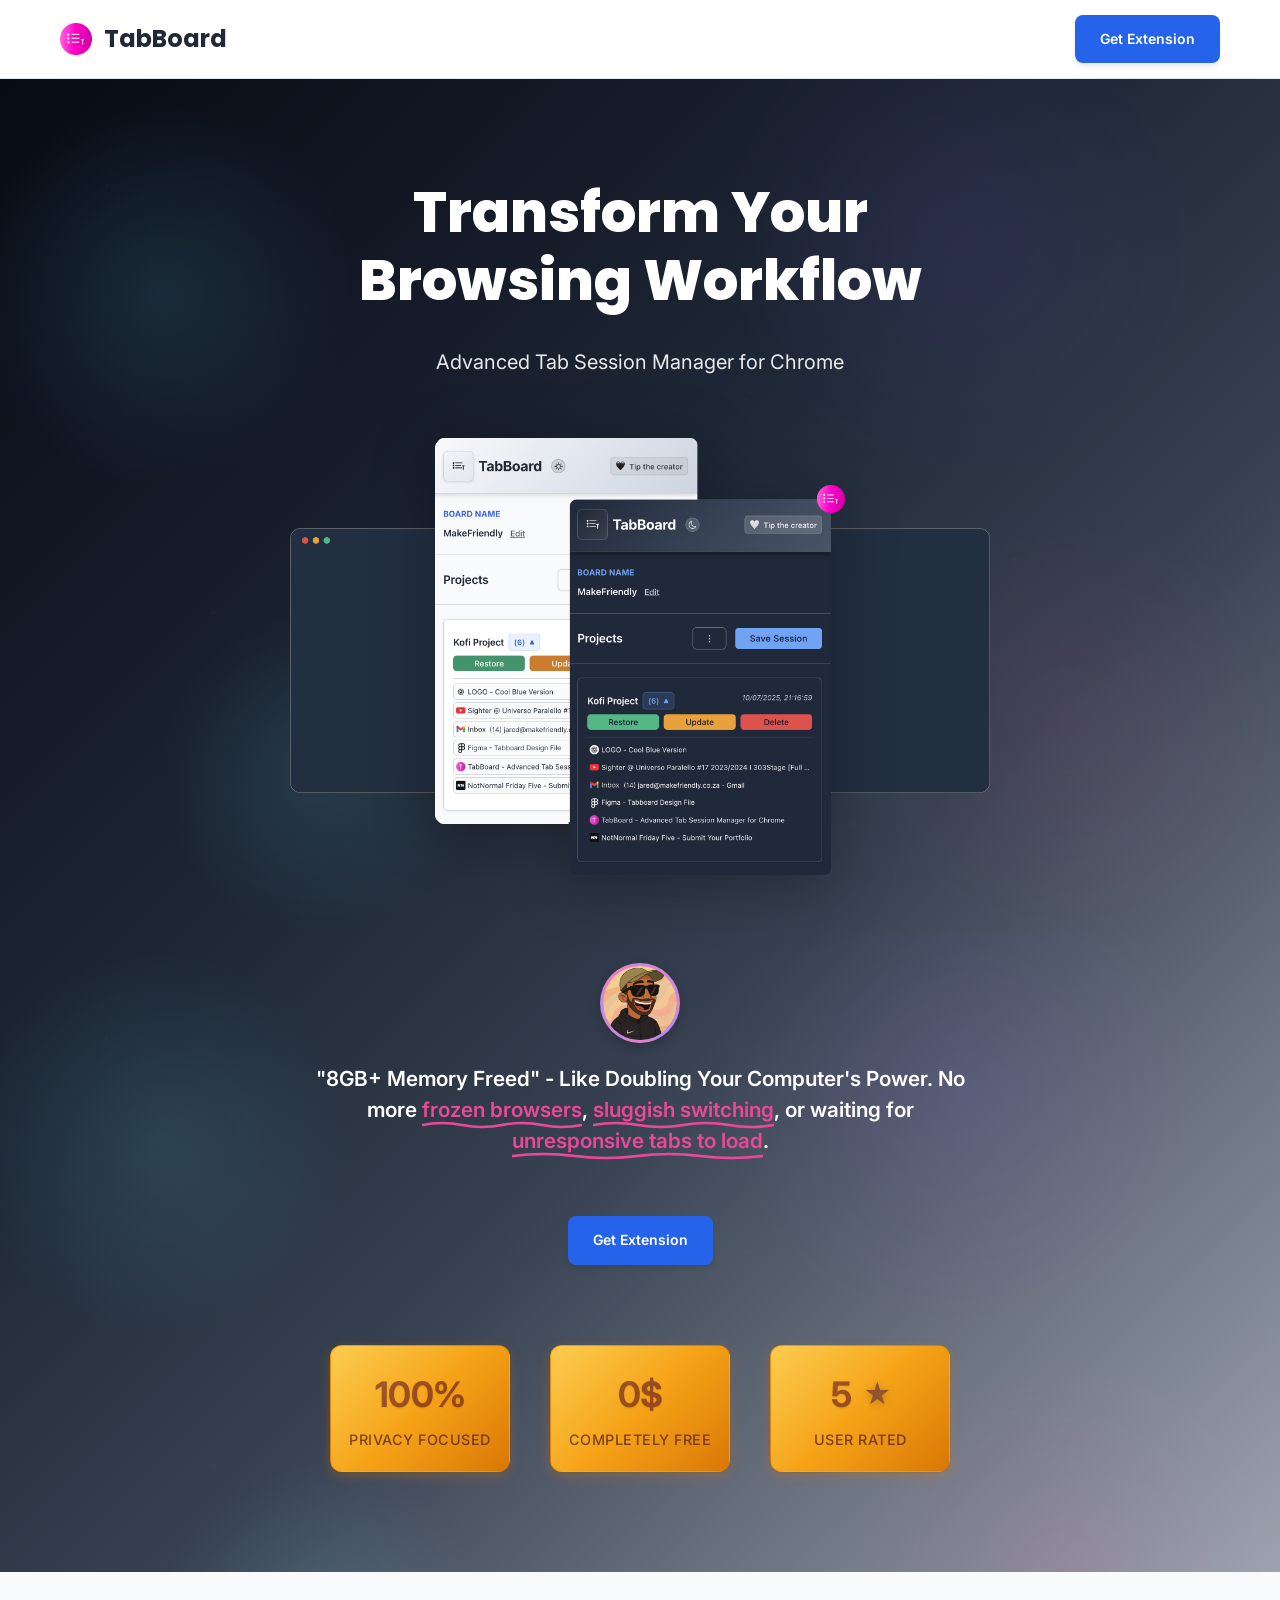
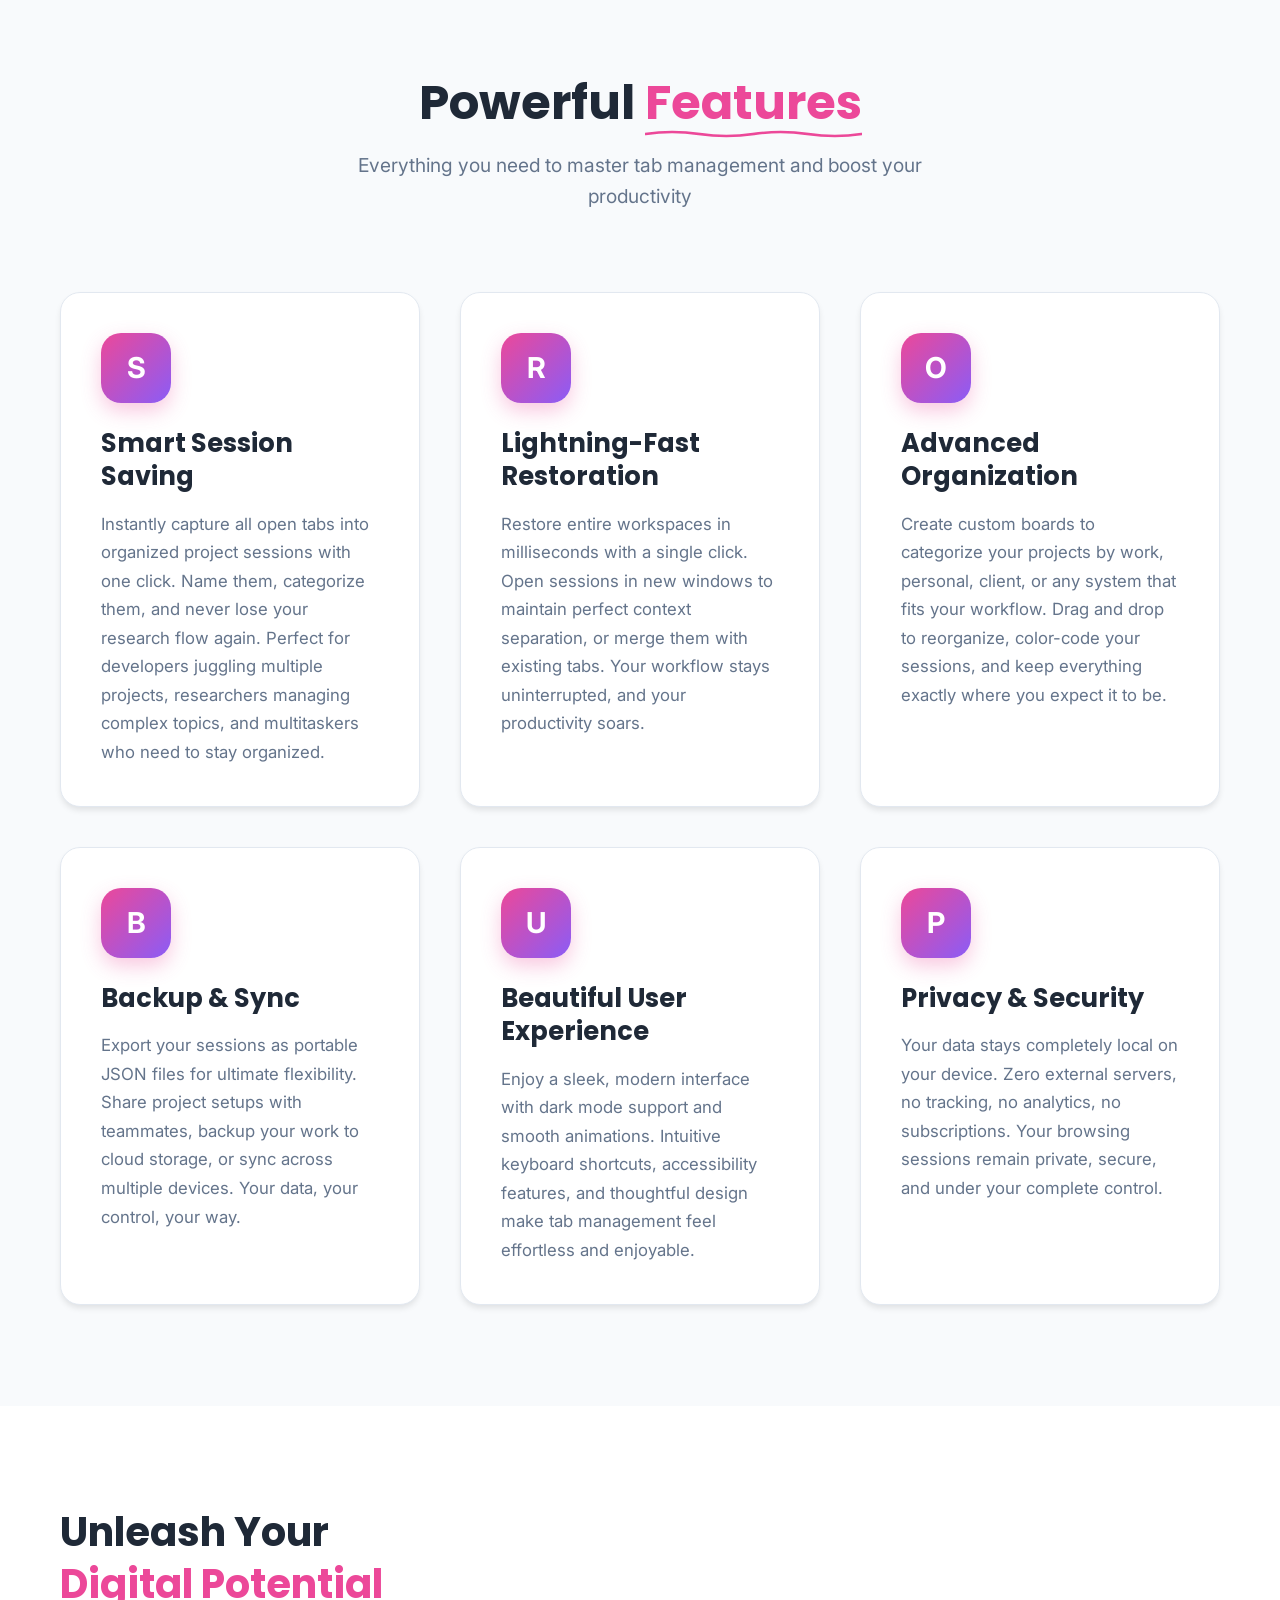
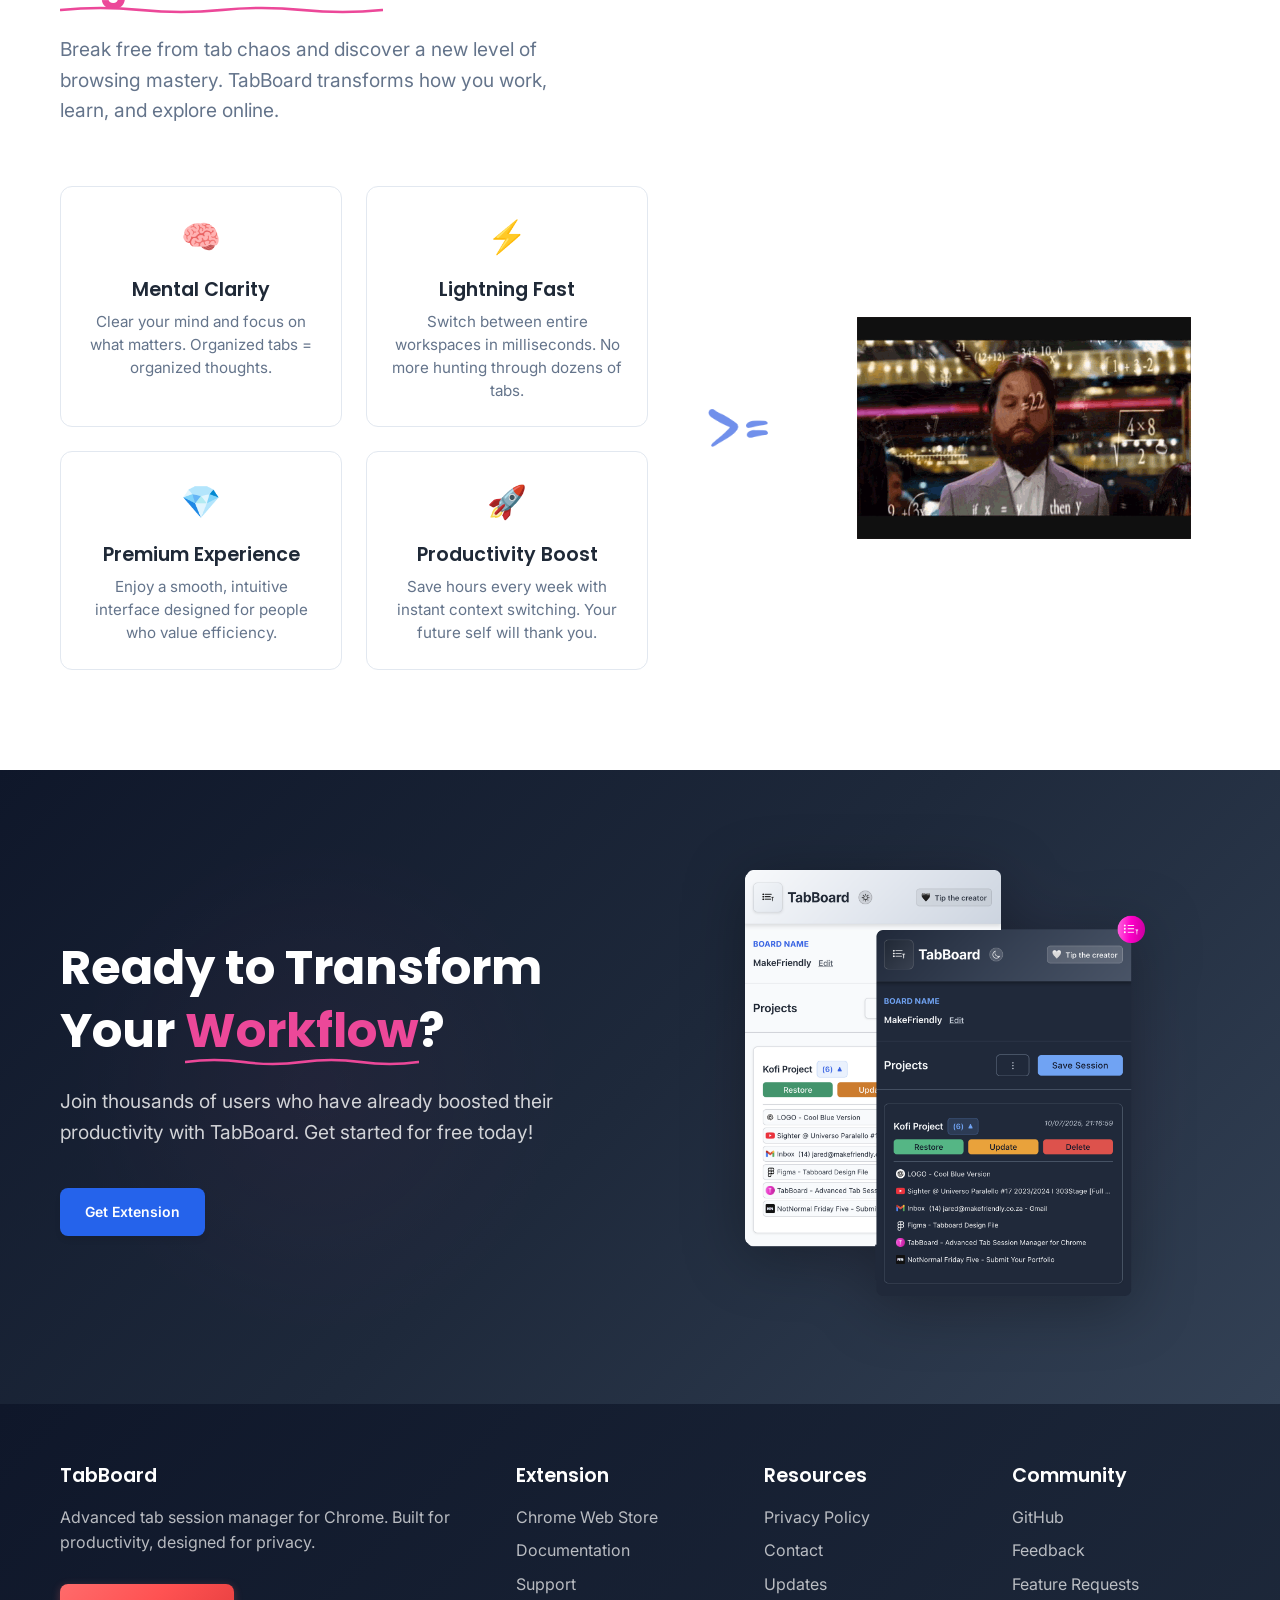
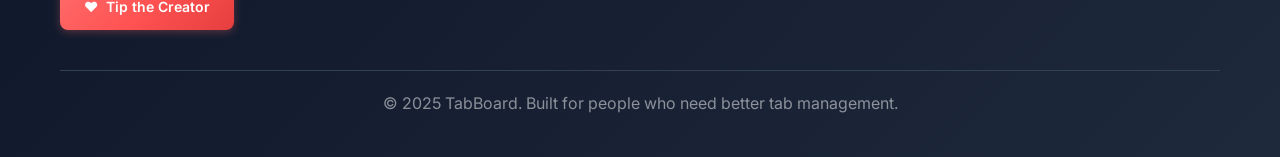
<file: website/index.html>
<!DOCTYPE html>
<html lang="en">
<head>
    <meta charset="UTF-8">
    <meta name="viewport" content="width=device-width, initial-scale=1.0">
    <title>TabBoard - Advanced Tab Session Manager for Chrome</title>
    
    <!-- Favicon -->
    <link rel="icon" type="image/png" sizes="16x16" href="assets/tabboard-icon-16.png">
    <link rel="shortcut icon" href="assets/tabboard-icon-16.png">
    
    <meta name="description" content="Transform your browsing workflow with TabBoard. Save, restore & organize browser sessions. Advanced tab management with import/export & board organization.">
    <meta name="keywords" content="chrome extension, tab manager, session manager, productivity, browser organization, tab restoration">
    
    <!-- Open Graph / Social Media -->
    <meta property="og:type" content="website">
    <meta property="og:title" content="TabBoard - Advanced Tab Session Manager">
    <meta property="og:description" content="Save, restore & organize browser sessions. Advanced tab management with import/export & board organization.">
    <meta property="og:url" content="https://yourdomain.com">
    
    <!-- Fonts -->
    <link href="https://fonts.googleapis.com/css2?family=Poppins:wght@400;500;600;700;800;900&family=Inter:wght@300;400;500;600;700&display=swap" rel="stylesheet">
    
    <style>
        :root {
            /* TabBoard's Color Scheme */
            --primary-color: #60a5fa;        /* TabBoard's light blue */
            --primary-dark: #2563eb;         /* TabBoard's blue */
            --secondary-color: #8b5cf6;      /* TabBoard's purple */
            --accent-color: #ec4899;         /* TabBoard's pink */
            --success-color: #10b981;        /* TabBoard's green */
            --warning-color: #f59e0b;        /* TabBoard's amber */
            --danger-color: #ef4444;         /* TabBoard's red */
            --dark-bg: #0f172a;             /* TabBoard's dark primary */
            --dark-secondary: #1e293b;       /* TabBoard's dark secondary */
            --dark-tertiary: #334155;        /* TabBoard's dark tertiary */
            --light-gray: #f8fafc;           /* TabBoard's light secondary */
            --medium-gray: #64748b;          /* TabBoard's medium gray */
            --text-dark: #1f2937;            /* TabBoard's text */
            --text-light: #64748b;           /* TabBoard's muted text */
            --border-color: #e2e8f0;         /* TabBoard's border */
            --gradient-1: linear-gradient(135deg, var(--primary-color) 0%, var(--primary-dark) 100%);  /* Blue gradient */
            --gradient-2: linear-gradient(135deg, var(--accent-color) 0%, var(--secondary-color) 100%);  /* Pink-Purple gradient */
            --shadow-sm: 0 1px 2px 0 rgba(0, 0, 0, 0.05);
            --shadow-md: 0 4px 6px -1px rgba(0, 0, 0, 0.1);
            --shadow-lg: 0 10px 15px -3px rgba(0, 0, 0, 0.1);
            --shadow-xl: 0 20px 25px -5px rgba(0, 0, 0, 0.1);
        }
        
        * {
            margin: 0;
            padding: 0;
            box-sizing: border-box;
        }
        
        body {
            font-family: 'Inter', -apple-system, BlinkMacSystemFont, 'Segoe UI', sans-serif;
            line-height: 1.6;
            color: var(--text-dark);
            overflow-x: hidden;
        }
        
        /* Typography */
        h1, h2, h3, h4, h5, h6 {
            font-family: 'Poppins', sans-serif;
            font-weight: 600;
            line-height: 1.3;
        }
        
        h1 {
            font-weight: 800;
        }
        
        h2 {
            font-weight: 700;
        }
        
        h3 {
            font-weight: 600;
        }
        
        .container {
            max-width: 1200px;
            margin: 0 auto;
            padding: 0 20px;
        }
        
        /* Header */
        .header {
            background: white;
            border-bottom: 1px solid var(--border-color);
            padding: 15px 0;
        }
        
        .nav {
            display: flex;
            justify-content: space-between;
            align-items: center;
        }
        
        .logo {
            display: flex;
            align-items: center;
            gap: 12px;
            font-size: 24px;
            font-weight: 700;
            color: var(--text-dark);
            text-decoration: none;
            font-family: 'Poppins', sans-serif;
        }
        
        .logo-icon {
            width: 32px;
            height: 32px;
            display: flex;
            align-items: center;
            justify-content: center;
        }
        
        .logo-icon img {
            width: 32px;
            height: 32px;
            object-fit: contain;
        }
        
        .header-buttons {
            display: flex;
            gap: 12px;
            align-items: center;
        }
        
        /* Mobile Menu */
        .mobile-menu-toggle {
            display: none;
            background: none;
            border: none;
            font-size: 24px;
            color: var(--text-dark);
            cursor: pointer;
            padding: 8px;
            border-radius: 8px;
            transition: all 0.3s ease;
            z-index: 1001;
            position: relative;
            min-width: 40px;
            min-height: 40px;
            touch-action: manipulation;
        }
        
        .mobile-menu-toggle:hover {
            background: var(--light-gray);
        }
        
        .mobile-menu-toggle:active {
            transform: scale(0.95);
            background: var(--border-color);
        }
        
        .mobile-menu {
            display: none;
            position: fixed;
            top: 0;
            right: 0;
            width: 100%;
            max-width: 320px;
            height: 100vh;
            background: white;
            z-index: 1000;
            overflow-y: auto;
            transform: translateX(100%);
            transition: transform 0.3s ease;
            box-shadow: -2px 0 10px rgba(0, 0, 0, 0.1);
            border-left: 3px solid var(--accent-color);
        }
        
        .mobile-menu.active {
            transform: translateX(0);
        }
        
        /* Hide hamburger menu when mobile menu is active */
        body.mobile-menu-open .mobile-menu-toggle {
            display: none !important;
        }
        
        .mobile-menu-header {
            display: flex;
            justify-content: space-between;
            align-items: center;
            padding: 15px 20px;
            border-bottom: 1px solid var(--border-color);
            background: white;
            position: sticky;
            top: 0;
            z-index: 1001;
            box-shadow: 0 2px 4px rgba(0, 0, 0, 0.1);
        }
        
        .mobile-menu-header-content {
            display: flex;
            align-items: center;
            gap: 12px;
        }
        
        .mobile-menu-title {
            font-size: 0.9rem;
            font-weight: 500;
            color: var(--accent-color);
            margin: 0;
            text-transform: uppercase;
            letter-spacing: 0.5px;
        }
        
        .mobile-menu-close {
            background: var(--light-gray);
            border: none;
            font-size: 18px;
            color: var(--text-dark);
            cursor: pointer;
            padding: 8px;
            border-radius: 8px;
            transition: all 0.3s ease;
            min-width: 40px;
            min-height: 40px;
            display: flex;
            align-items: center;
            justify-content: center;
            font-weight: bold;
            touch-action: manipulation;
        }
        
        .mobile-menu-close:hover {
            background: var(--border-color);
            transform: scale(0.95);
        }
        
        .mobile-menu-close:active {
            transform: scale(0.95);
            background: var(--border-color);
        }
        
        .mobile-menu-content {
            padding: 20px;
        }
        
        .mobile-menu-section {
            margin-bottom: 40px;
        }
        
        .mobile-menu-section h3 {
            font-size: 1.2rem;
            font-weight: 600;
            margin-bottom: 16px;
            color: var(--text-dark);
            border-bottom: 2px solid #efefef;
            padding-bottom: 8px;
        }
        
        .mobile-menu-links {
            display: flex;
            flex-direction: column;
            gap: 12px;
        }
        
        .mobile-menu-link {
            color: var(--text-light);
            text-decoration: none;
            padding: 12px 0;
            font-size: 16px;
            font-weight: 500;
            transition: color 0.3s ease;
            border-bottom: 1px solid var(--border-color);
        }
        
        .mobile-menu-link:hover {
            color: var(--accent-color);
        }
        
        .mobile-menu-cta {
            background: var(--primary-dark);
            color: white;
            padding: 16px 24px;
            border-radius: 12px;
            text-decoration: none;
            font-weight: 600;
            font-size: 16px;
            text-align: center;
            display: block;
            margin-bottom: 20px;
            transition: all 0.3s ease;
        }
        
        .mobile-menu-cta:hover {
            background: var(--primary-color);
            transform: translateY(-2px);
        }
        
        .mobile-menu-tip {
            background: linear-gradient(135deg, #ff6b6b 0%, #ff5252 50%, #e53e3e 100%);
            color: white !important;
            padding: 16px 24px;
            border-radius: 12px;
            text-decoration: none;
            font-weight: 600;
            font-size: 16px;
            text-align: center;
            display: flex;
            align-items: center;
            justify-content: center;
            gap: 8px;
            margin-top: 20px;
            transition: all 0.3s ease;
        }
        
        .mobile-menu-tip:link,
        .mobile-menu-tip:visited,
        .mobile-menu-tip:active {
            color: white !important;
        }
        
        .mobile-menu-tip:hover {
            background: linear-gradient(135deg, #ff8a80 0%, #ff6b6b 50%, #ff5252 100%);
            transform: translateY(-2px);
            color: #fdf2f8 !important;
        }
        
        .mobile-menu-divider {
            height: 1px;
            background: var(--border-color);
            margin: 30px 0;
        }
        
        .mobile-menu-backdrop {
            display: none;
            position: fixed;
            top: 0;
            left: 0;
            width: 100%;
            height: 100vh;
            background: rgba(0, 0, 0, 0.5);
            z-index: 999;
            opacity: 0;
            transition: opacity 0.3s ease;
            pointer-events: none;
        }
        
        .mobile-menu-backdrop.active {
            opacity: 1;
            pointer-events: auto;
        }
        
        .header-btn {
            padding: 10px 20px;
            border-radius: 8px;
            text-decoration: none;
            font-weight: 600;
            font-size: 14px;
            transition: all 0.3s ease;
            display: inline-flex;
            align-items: center;
            gap: 6px;
        }
        
        .header-btn.btn-primary {
            background: var(--primary-dark);
            color: white;
            border: 1px solid transparent;
        }
        
        .header-btn.btn-primary:hover {
            background: var(--primary-color);
            transform: translateY(-1px);
        }
        
        .header-btn.btn-secondary {
            background: linear-gradient(135deg, #ff6b6b 0%, #ff5252 50%, #e53e3e 100%);
            color: white;
            border: 1px solid transparent;
            box-shadow: 0 2px 8px rgba(255, 107, 107, 0.3);
            font-weight: 600;
        }
        
        .header-btn.btn-secondary:hover {
            background: linear-gradient(135deg, #ff8a80 0%, #ff6b6b 50%, #ff5252 100%);
            transform: translateY(-1px);
            box-shadow: 0 4px 12px rgba(255, 107, 107, 0.4);
        }
        
        /* Hero Section */
        .hero {
            background: linear-gradient(135deg, #060b14 0%, #131825 20%, #1f2937 40%, #374151 60%, #6b7280 80%, #9ca3af 100%);
            color: white;
            padding: 100px 0;
            text-align: center;
            position: relative;
            overflow: hidden;
            min-height: 100vh;
            display: flex;
            align-items: center;
        }
        
        .hero::before {
            content: '';
            position: absolute;
            top: 0;
            left: 0;
            right: 0;
            bottom: 0;
            background: url('data:image/svg+xml,<svg xmlns="http://www.w3.org/2000/svg" viewBox="0 0 1200 800"><defs><radialGradient id="glow1" cx="50%" cy="50%"><stop offset="0%" style="stop-color:%2366d9ef;stop-opacity:0.15"/><stop offset="100%" style="stop-color:%2366d9ef;stop-opacity:0"/></radialGradient><radialGradient id="glow2" cx="50%" cy="50%"><stop offset="0%" style="stop-color:%238b5cf6;stop-opacity:0.12"/><stop offset="100%" style="stop-color:%238b5cf6;stop-opacity:0"/></radialGradient><radialGradient id="glow3" cx="50%" cy="50%"><stop offset="0%" style="stop-color:%23ec4899;stop-opacity:0.1"/><stop offset="100%" style="stop-color:%23ec4899;stop-opacity:0"/></radialGradient></defs><circle cx="150" cy="200" r="180" fill="url(%23glow1)"/><circle cx="900" cy="150" r="220" fill="url(%23glow2)"/><circle cx="1000" cy="600" r="200" fill="url(%23glow3)"/><circle cx="300" cy="650" r="150" fill="url(%23glow1)"/></svg>');
            opacity: 0.8;
            animation: float 20s ease-in-out infinite;
        }
        
        .hero::after {
            content: '';
            position: absolute;
            top: 0;
            left: 0;
            right: 0;
            bottom: 0;
            background: url('data:image/svg+xml,<svg xmlns="http://www.w3.org/2000/svg" viewBox="0 0 1200 800"><g opacity="0.03"><circle cx="100" cy="100" r="2" fill="white"/><circle cx="300" cy="200" r="1.5" fill="white"/><circle cx="500" cy="150" r="1" fill="white"/><circle cx="700" cy="300" r="2" fill="white"/><circle cx="900" cy="250" r="1.5" fill="white"/><circle cx="1100" cy="400" r="1" fill="white"/><circle cx="200" cy="500" r="2" fill="white"/><circle cx="400" cy="600" r="1.5" fill="white"/><circle cx="600" cy="550" r="1" fill="white"/><circle cx="800" cy="700" r="2" fill="white"/><circle cx="1000" cy="650" r="1.5" fill="white"/><circle cx="150" cy="350" r="1" fill="white"/><circle cx="350" cy="450" r="2" fill="white"/><circle cx="550" cy="400" r="1.5" fill="white"/><circle cx="750" cy="500" r="1" fill="white"/><circle cx="950" cy="450" r="2" fill="white"/></g></svg>');
            opacity: 0.4;
            animation: float 25s ease-in-out infinite reverse;
        }
        
        @keyframes float {
            0%, 100% { transform: translateY(0px) rotate(0deg); }
            25% { transform: translateY(-10px) rotate(1deg); }
            50% { transform: translateY(-5px) rotate(0deg); }
            75% { transform: translateY(-15px) rotate(-1deg); }
        }
        
        .hero-content {
            position: relative;
            z-index: 2;
        }
        
        .hero h1 {
            font-size: 3.5rem;
            font-weight: 800;
            margin-bottom: 32px;
            line-height: 1.2;
        }
        
        .transform-text {
            display: inline-block;
            animation: transformWiggle 0.6s ease-in-out;
        }
        
        @keyframes transformWiggle {
            0%, 100% { transform: translateX(0) rotate(0deg); }
            25% { transform: translateX(-3px) rotate(-2deg); }
            75% { transform: translateX(3px) rotate(2deg); }
        }
        
        .subtitle {
            font-size: 1.25rem;
            margin-bottom: 60px;
            opacity: 0.9;
            max-width: 600px;
            margin-left: auto;
            margin-right: auto;
        }
        
        .hero .description {
            font-size: 1.2rem;
            opacity: 0.8;
            max-width: 600px;
            margin: 0 auto 40px;
        }
        
        .hero-buttons {
            display: flex;
            gap: 16px;
            justify-content: center;
            align-items: center;
            margin-bottom: 80px;
            flex-wrap: wrap;
        }
        
        .hero-cta {
            background: var(--primary-dark);
            color: white;
            padding: 12px 24px;
            border-radius: 8px;
            text-decoration: none;
            font-weight: 600;
            font-size: 14px;
            transition: all 0.3s ease;
            box-shadow: var(--shadow-md);
            display: inline-flex;
            align-items: center;
            gap: 8px;
            border: 1px solid transparent;
        }
        
        .hero-cta:hover {
            background: var(--primary-color);
            transform: translateY(-1px);
            box-shadow: var(--shadow-lg);
        }
        
        .hero-secondary {
            background: rgba(255, 255, 255, 0.15);
            color: white;
            border: 1px solid rgba(255, 255, 255, 0.2);
            padding: 12px 24px;
            border-radius: 8px;
            text-decoration: none;
            font-weight: 600;
            font-size: 14px;
            transition: all 0.3s ease;
            backdrop-filter: blur(10px);
            display: inline-flex;
            align-items: center;
            gap: 8px;
        }
        
        .hero-secondary:hover {
            background: rgba(255, 255, 255, 0.25);
            border-color: rgba(255, 255, 255, 0.3);
            transform: translateY(-1px);
        }
        
        .extension-preview {
            max-width: 700px;
            margin: 0 auto 80px;
            position: relative;
            z-index: 2;
        }
        
        .testimonial-container {
            display: flex;
            flex-direction: column;
            align-items: center;
            margin: 0 auto 60px;
            max-width: 700px;
        }
        
        .profile-picture {
            width: 80px;
            height: 80px;
            border-radius: 50%;
            overflow: hidden;
            margin-bottom: 20px;
            border: 3px solid rgba(255, 255, 255, 0.3);
            box-shadow: 0 4px 12px rgba(0, 0, 0, 0.2);
            position: relative;
            background: var(--gradient-2);
            display: flex;
            align-items: center;
            justify-content: center;
            font-size: 2rem;
            font-weight: 600;
            color: white;
        }
        
        .profile-image {
            width: 100%;
            height: 100%;
            object-fit: cover;
        }
        
        .memory-stat {
            font-size: 1.3rem;
            font-weight: 600;
            color: white;
            margin: 0;
            max-width: 700px;
            line-height: 1.5;
            position: relative;
            text-align: center;
        }
        
        .scribble-underline {
            position: relative;
            display: inline-block;
        }
        
        .scribble-underline::after {
            content: '';
            position: absolute;
            bottom: -6px;
            left: 0;
            width: 100%;
            height: 12px;
            background: url('data:image/svg+xml,<svg xmlns="http://www.w3.org/2000/svg" viewBox="0 0 100 12" preserveAspectRatio="none"><path d="M0,6 Q12.5,2 25,6 T50,6 T75,6 T100,6" fill="none" stroke="%23ec4899" stroke-width="2.5" stroke-linecap="round"/></svg>') no-repeat;
            background-size: 100% 12px;
        }
        
        /* Consistent Pink Underline */
        .scribble-underline.problem,
        .scribble-underline.feature,
        .scribble-underline.productivity,
        .scribble-underline.potential {
            color: var(--accent-color);
        }
        
        .scribble-underline.problem::after,
        .scribble-underline.feature::after,
        .scribble-underline.productivity::after,
        .scribble-underline.potential::after {
            background: url('data:image/svg+xml,<svg xmlns="http://www.w3.org/2000/svg" viewBox="0 0 100 12" preserveAspectRatio="none"><path d="M0,6 Q12.5,2 25,6 T50,6 T75,6 T100,6" fill="none" stroke="%23ec4899" stroke-width="2.5" stroke-linecap="round"/></svg>') no-repeat;
            background-size: 100% 12px;
        }
        
        .extension-preview-placeholder {
            background: url('assets/browser_bg@2x.png') no-repeat center center;
            background-size: contain;
            padding: 0;
            text-align: center;
            position: relative;
            width: 100%;
            aspect-ratio: 16/10;
        }
        
        .extension-preview-placeholder img {
            width: 100%;
            height: 100%;
            object-fit: contain;
            filter: drop-shadow(0 10px 30px rgba(0, 0, 0, 0.3));
            transition: all 0.3s ease;
        }
        
        .extension-preview-placeholder img:hover {
            transform: translateY(-5px) scale(1.02);
            filter: drop-shadow(0 15px 40px rgba(0, 0, 0, 0.4));
        }
        
        .hero-stats {
            display: flex;
            justify-content: center;
            gap: 40px;
            margin: 0 auto;
            flex-wrap: wrap;
            align-items: stretch;
        }
        
        .stat {
            text-align: center;
            background: linear-gradient(135deg, #fbbf24 0%, #f59e0b 50%, #d97706 100%);
            border-radius: 12px;
            padding: 20px 16px;
            box-shadow: 
                0 4px 12px rgba(217, 119, 6, 0.3),
                0 1px 3px rgba(0, 0, 0, 0.1);
            position: relative;
            width: 180px;
            flex-shrink: 0;
            border: 1px solid rgba(217, 119, 6, 0.2);
            backdrop-filter: blur(10px);
            transition: all 0.3s ease;
        }
        
        .stat::before {
            content: '';
            position: absolute;
            top: 0;
            left: 0;
            right: 0;
            bottom: 0;
            background: linear-gradient(135deg, rgba(255, 255, 255, 0.2) 0%, rgba(255, 255, 255, 0.05) 50%, transparent 100%);
            border-radius: 12px;
            pointer-events: none;
        }
        
        .stat:hover {
            transform: translateY(-3px);
            box-shadow: 
                0 8px 25px rgba(217, 119, 6, 0.4),
                0 3px 10px rgba(0, 0, 0, 0.15);
            background: linear-gradient(135deg, #fcd34d 0%, #fbbf24 50%, #f59e0b 100%);
        }
        
        .stat-number {
            font-size: 2.2rem;
            font-weight: 700;
            color: #92400e;
            margin-bottom: 6px;
            letter-spacing: -0.5px;
            text-shadow: 0 1px 2px rgba(0, 0, 0, 0.1);
        }
        
        .stat-label {
            font-size: 0.9rem;
            font-weight: 500;
            color: #78350f;
            text-transform: uppercase;
            letter-spacing: 0.5px;
        }
        
        .star-rating {
            width: 24px;
            height: 24px;
            margin-left: 6px;
            vertical-align: baseline;
            transform: translateY(-2px);
            filter: drop-shadow(0 2px 4px rgba(0, 0, 0, 0.2));
            display: inline-block;
        }
        
        /* Features Section */
        .features {
            padding: 100px 0;
            background: var(--light-gray);
        }
        
        .section-header {
            text-align: center;
            margin-bottom: 80px;
        }
        
        .section-title {
            font-size: 3rem;
            font-weight: 700;
            margin-bottom: 16px;
            color: var(--text-dark);
        }
        
        .section-subtitle {
            font-size: 1.2rem;
            color: var(--text-light);
            max-width: 600px;
            margin: 0 auto;
        }
        
        .features-grid {
            display: grid;
            grid-template-columns: repeat(auto-fit, minmax(350px, 1fr));
            gap: 40px;
            transform: translateZ(0);
            will-change: scroll-position;
        }
        
        .feature-card {
            background: white;
            padding: 40px;
            border-radius: 20px;
            box-shadow: var(--shadow-md);
            transition: transform 0.3s ease, box-shadow 0.3s ease, border-color 0.3s ease;
            border: 1px solid var(--border-color);
            position: relative;
            overflow: hidden;
            will-change: transform;
        }
        
        .feature-card::before {
            content: '';
            position: absolute;
            top: 0;
            left: 0;
            right: 0;
            bottom: 0;
            background: linear-gradient(135deg, rgba(236, 72, 153, 0.02) 0%, rgba(139, 92, 246, 0.02) 100%);
            opacity: 0;
            transition: opacity 0.3s ease;
            will-change: opacity;
        }
        
        .feature-card:hover {
            transform: translate3d(0, -8px, 0);
            box-shadow: 0 20px 40px rgba(0, 0, 0, 0.1);
            border-color: rgba(236, 72, 153, 0.2);
        }
        
        .feature-card:hover::before {
            opacity: 1;
        }
        
        .feature-icon {
            width: 70px;
            height: 70px;
            background: var(--gradient-2);
            border-radius: 20px;
            display: flex;
            align-items: center;
            justify-content: center;
            font-size: 1.8rem;
            margin-bottom: 24px;
            color: white;
            font-weight: 700;
            box-shadow: 0 8px 20px rgba(236, 72, 153, 0.3);
            transition: transform 0.3s ease;
            will-change: transform;
        }
        
        .feature-card:hover .feature-icon {
            transform: scale3d(1.05, 1.05, 1) rotate(3deg);
        }
        
        .feature-title {
            font-size: 1.6rem;
            font-weight: 700;
            margin-bottom: 16px;
            color: var(--text-dark);
            transition: color 0.3s ease;
        }
        
        .feature-card:hover .feature-title {
            color: var(--accent-color);
        }
        
        .feature-description {
            color: var(--text-light);
            line-height: 1.7;
            font-size: 1.05rem;
        }
        
        /* Benefits Section */
        .benefits {
            padding: 100px 0;
            background: white;
        }
        

        

        
        .benefits-header {
            display: grid;
            grid-template-columns: 1fr 1fr;
            gap: 80px;
            align-items: center;
            margin-bottom: 60px;
        }
        
        .benefits-left h2 {
            font-size: 2.5rem;
            font-weight: 700;
            margin-bottom: 24px;
            color: var(--text-dark);
        }
        
        .benefits-intro {
            font-size: 1.2rem;
            color: var(--text-light);
            margin-bottom: 0;
            line-height: 1.6;
        }
        
        .benefits-wrapper {
            display: grid;
            grid-template-columns: 1.2fr auto 0.8fr;
            gap: 60px;
            align-items: center;
        }
        
        .benefits-grid {
            display: grid;
            grid-template-columns: 1fr 1fr;
            gap: 24px;
        }
        
        .benefits-separator {
            display: flex;
            align-items: center;
            justify-content: center;
        }
        
        .benefits-arrow {
            width: 60px;
            height: auto;
            opacity: 0.7;
        }
        
        .benefits-gif-column {
            display: flex;
            align-items: center;
            justify-content: center;
            height: 100%;
        }
        
        .benefits-gif-column .benefit-gif-container {
            display: flex;
            align-items: center;
            justify-content: center;
            height: 100%;
            width: 100%;
        }
        
        .benefit-card-gif {
            width: 85%;
            height: auto;
            border-radius: 0;
            max-height: 400px;
            object-fit: contain;
        }
        
        /* Mobile Responsive Styles */
        @media (max-width: 768px) {
            .benefits-header {
                grid-template-columns: 1fr;
                gap: 20px;
                margin-bottom: 40px;
                text-align: center;
            }
            
            .benefits-wrapper {
                grid-template-columns: 1fr;
                gap: 40px;
            }
            
            .benefits-grid {
                grid-template-columns: 1fr;
                gap: 20px;
            }
            
            .benefits-arrow {
                width: 40px;
                transform: rotate(90deg);
            }
            
            .benefit-card-gif {
                width: 90%;
                max-height: 250px;
            }
        }
        
        @media (max-width: 480px) {
            .benefits-left h2 {
                font-size: 2rem;
            }
            
            .benefits-intro {
                font-size: 1rem;
            }
            
            .benefit-card {
                padding: 20px;
            }
            
            .benefit-card h3 {
                font-size: 1.1rem;
            }
            
            .benefit-card p {
                font-size: 0.9rem;
            }
        }
        
        .benefit-card {
            background: white;
            padding: 24px;
            border-radius: 12px;
            border: 1px solid var(--border-color);
            text-align: center;
            transition: all 0.3s ease;
        }
        
        .benefit-card:hover {
            transform: translateY(-4px);
            box-shadow: 0 8px 25px rgba(0, 0, 0, 0.1);
        }
        
        .benefit-icon {
            font-size: 2rem;
            margin-bottom: 16px;
        }
        
        .benefit-card h3 {
            font-size: 1.2rem;
            font-weight: 600;
            margin-bottom: 8px;
            color: var(--text-dark);
        }
        
        .benefit-card p {
            color: var(--text-light);
            font-size: 0.95rem;
            line-height: 1.5;
        }
        

        

        

        

        

        
        /* CTA Section */
        .cta-section {
            background: linear-gradient(135deg, var(--dark-bg) 0%, var(--dark-secondary) 50%, var(--dark-tertiary) 100%);
            color: white;
            padding: 100px 0;
            position: relative;
            overflow: hidden;
        }
        
        .cta-content {
            display: grid;
            grid-template-columns: 1fr 1fr;
            gap: 60px;
            align-items: center;
        }
        
        .cta-text {
            text-align: left;
        }
        
        .cta-visual {
            display: flex;
            justify-content: center;
            align-items: center;
        }
        
        .cta-image-placeholder {
            max-width: 400px;
            width: 100%;
        }
        
        .cta-image-placeholder img {
            width: 100%;
            height: auto;
            filter: drop-shadow(0 10px 30px rgba(0, 0, 0, 0.3));
            transition: all 0.3s ease;
        }
        
        .cta-image-placeholder img:hover {
            transform: translateY(-5px) scale(1.02);
            filter: drop-shadow(0 15px 40px rgba(0, 0, 0, 0.4));
        }
        
        .cta-section::before {
            content: '';
            position: absolute;
            top: 0;
            left: 0;
            right: 0;
            bottom: 0;
            background: url('data:image/svg+xml,<svg xmlns="http://www.w3.org/2000/svg" viewBox="0 0 1000 1000"><defs><radialGradient id="c" cx="50%" cy="50%"><stop offset="0%" style="stop-color:%23ec4899;stop-opacity:0.1"/><stop offset="100%" style="stop-color:%23ec4899;stop-opacity:0"/></radialGradient></defs><circle cx="500" cy="500" r="400" fill="url(%23c)"/></svg>');
            opacity: 0.4;
        }
        
        .cta-section h2 {
            font-size: 3rem;
            font-weight: 700;
            margin-bottom: 24px;
            position: relative;
            z-index: 2;
        }
        
        .cta-section p {
            font-size: 1.2rem;
            opacity: 0.8;
            margin-bottom: 40px;
            max-width: 600px;
            margin-left: auto;
            margin-right: auto;
            position: relative;
            z-index: 2;
        }
        
        .cta-buttons {
            display: flex;
            gap: 20px;
            justify-content: flex-start;
            flex-wrap: wrap;
            position: relative;
            z-index: 2;
            margin-top: 30px;
        }
        
        .btn-primary {
            background: var(--primary-dark);
            color: white;
            padding: 12px 24px;
            border-radius: 8px;
            text-decoration: none;
            font-weight: 600;
            font-size: 14px;
            transition: all 0.3s ease;
            box-shadow: var(--shadow-md);
            display: inline-flex;
            align-items: center;
            gap: 8px;
            border: 1px solid transparent;
        }
        
        .btn-primary:hover {
            background: var(--primary-color);
            transform: translateY(-1px);
            box-shadow: var(--shadow-lg);
        }
        
        .btn-secondary {
            background: rgba(255, 255, 255, 0.15);
            color: white;
            border: 1px solid rgba(255, 255, 255, 0.2);
            padding: 12px 24px;
            border-radius: 8px;
            text-decoration: none;
            font-weight: 600;
            font-size: 14px;
            transition: all 0.3s ease;
            backdrop-filter: blur(10px);
            display: inline-flex;
            align-items: center;
            gap: 8px;
        }
        
        .btn-secondary:hover {
            background: rgba(255, 255, 255, 0.25);
            border-color: rgba(255, 255, 255, 0.3);
            transform: translateY(-1px);
        }
        

        
        /* Footer */
        .footer {
            background: linear-gradient(135deg, var(--dark-bg) 0%, var(--dark-secondary) 100%);
            color: white;
            padding: 60px 0 40px;
        }
        
        .footer-content {
            display: grid;
            grid-template-columns: 2fr 1fr 1fr 1fr;
            gap: 40px;
            margin-bottom: 40px;
            text-align: left;
        }
        
        .footer-section h3 {
            font-size: 1.2rem;
            font-weight: 600;
            margin-bottom: 16px;
        }
        
        .footer-section p {
            color: rgba(255, 255, 255, 0.7);
            line-height: 1.6;
            margin-bottom: 8px;
        }
        
        .footer-section a {
            color: rgba(255, 255, 255, 0.7);
            text-decoration: none;
            transition: color 0.3s ease;
        }
        
        .footer-section a:hover {
            color: var(--primary-color);
        }
        
        .footer-bottom {
            border-top: 1px solid var(--dark-tertiary);
            padding-top: 20px;
            color: rgba(255, 255, 255, 0.5);
            text-align: center;
        }
        
        .footer-cta-button {
            background: linear-gradient(135deg, #ff6b6b 0%, #ff5252 50%, #e53e3e 100%);
            color: white !important;
            padding: 12px 24px;
            border-radius: 8px;
            text-decoration: none;
            font-weight: 600;
            font-size: 14px;
            transition: all 0.3s ease;
            display: inline-flex;
            align-items: center;
            gap: 8px;
            margin-top: 20px;
            box-shadow: 0 2px 8px rgba(255, 107, 107, 0.3);
        }
        
        .footer-cta-button:link,
        .footer-cta-button:visited,
        .footer-cta-button:active {
            color: white !important;
        }
        
        .footer-cta-button:hover {
            background: linear-gradient(135deg, #ff8a80 0%, #ff6b6b 50%, #ff5252 100%);
            transform: translateY(-1px);
            box-shadow: 0 4px 12px rgba(255, 107, 107, 0.4);
            color: #fdf2f8 !important;
        }
        
        /* Responsive Design */
        @media (max-width: 768px) {
            .container {
                padding: 0 20px;
            }
            
            .hero h1 {
                font-size: 2.5rem;
            }
            
            .hero-buttons {
                flex-direction: column;
                align-items: center;
                gap: 12px;
            }
            
            .hero-cta, .hero-secondary {
                width: 100%;
                max-width: 280px;
                justify-content: center;
            }
            
            .hero-stats {
                flex-direction: column;
                gap: 20px;
                align-items: center;
            }
            
            .stat {
                width: 220px;
                padding: 20px 16px;
                flex-shrink: 0;
            }
            
            .stat-number {
                font-size: 2rem;
            }
            
            .features-grid {
                grid-template-columns: 1fr;
            }
            
            .benefits-content {
                grid-template-columns: 1fr;
                gap: 40px;
            }
            
            .benefits-grid {
                grid-template-columns: 1fr;
                gap: 16px;
            }
            
            .benefits-overlay {
                width: 100px;
            }
            
            .benefits-visual {
                padding: 40px 20px;
                text-align: center;
            }
            
            .extension-preview {
                margin: 0 auto 30px;
            }
            
            .extension-preview-placeholder {
                padding: 0;
            }
            
            .memory-stat {
                font-size: 1.1rem;
            }
            
            .cta-content {
                grid-template-columns: 1fr;
                gap: 40px;
                text-align: center;
            }
            
            .cta-text {
                text-align: center;
            }
            
            .cta-buttons {
                justify-content: center;
                flex-direction: column;
                align-items: center;
                gap: 12px;
            }
            
            .footer-content {
                grid-template-columns: 1fr;
                text-align: center;
                gap: 30px;
            }
            
            .btn-primary, .btn-secondary {
                width: 100%;
                max-width: 280px;
                justify-content: center;
            }
            
            .nav {
                flex-direction: row;
                justify-content: space-between;
            }
            
            .header-buttons {
                display: none;
            }
            
            .mobile-menu-toggle {
                display: block !important;
                z-index: 1001;
                position: relative;
            }
            
            .mobile-menu {
                display: block !important;
            }
            
            .mobile-menu-backdrop {
                display: block !important;
            }
            
            .mobile-menu {
                width: 100% !important;
                max-width: 100% !important;
                right: 0 !important;
            }
            
            .header {
                position: relative;
            }
            
            .hero {
                padding: 60px 0 40px;
            }
        }
        
        /* Animations */
        @keyframes fadeInUp {
            from {
                opacity: 0;
                transform: translateY(30px);
            }
            to {
                opacity: 1;
                transform: translateY(0);
            }
        }
        

        
        /* Smooth scrolling */
        html {
            scroll-behavior: smooth;
        }
        
        /* Performance optimizations */
        .features {
            contain: layout style;
            transform: translateZ(0);
        }
        
        .features-grid * {
            backface-visibility: hidden;
        }
    </style>
</head>
<body>
    <!-- Header -->
    <header class="header">
        <nav class="nav container">
            <a href="#" class="logo">
                <div class="logo-icon">
                    <img src="assets/tabboard-icon-48.png" alt="TabBoard Logo">
                </div>
                TabBoard
            </a>
            <div class="header-buttons">
                <a href="#download" class="header-btn btn-primary">Get Extension</a>
            </div>
            <button class="mobile-menu-toggle" aria-label="Open menu">
                ☰
            </button>
        </nav>
        
        <!-- Mobile Menu Backdrop -->
        <div class="mobile-menu-backdrop" id="mobileMenuBackdrop"></div>
        
        <!-- Mobile Menu -->
        <div class="mobile-menu" id="mobileMenu">
            <div class="mobile-menu-header">
                <div class="mobile-menu-header-content">
                    <a href="#" class="logo">
                        <div class="logo-icon">
                            <img src="assets/tabboard-icon-48.png" alt="TabBoard Logo">
                        </div>
                        TabBoard
                    </a>
                    <span class="mobile-menu-title">• Menu</span>
                </div>
                <button class="mobile-menu-close" aria-label="Close menu" title="Close Menu">
                    ✕
                </button>
            </div>
            
            <div class="mobile-menu-content">
                <a href="#download" class="mobile-menu-cta">Get Extension</a>
                
                <a href="https://ko-fi.com/bucklemeshoe" class="mobile-menu-tip">
                    <span>❤️</span> Tip the Creator
                </a>
                
                <div class="mobile-menu-divider"></div>
                
                <div class="mobile-menu-section">
                    <h3>Extension</h3>
                    <div class="mobile-menu-links">
                        <a href="#" class="mobile-menu-link">Chrome Web Store</a>
                        <a href="#" class="mobile-menu-link">Documentation</a>
                        <a href="#" class="mobile-menu-link">Support</a>
                    </div>
                </div>
                
                <div class="mobile-menu-section">
                    <h3>Resources</h3>
                    <div class="mobile-menu-links">
                        <a href="#" class="mobile-menu-link">Privacy Policy</a>
                        <a href="#" class="mobile-menu-link">Contact</a>
                        <a href="#" class="mobile-menu-link">Updates</a>
                    </div>
                </div>
                
                <div class="mobile-menu-section">
                    <h3>Community</h3>
                    <div class="mobile-menu-links">
                        <a href="#" class="mobile-menu-link">GitHub</a>
                        <a href="#" class="mobile-menu-link">Feedback</a>
                        <a href="#" class="mobile-menu-link">Feature Requests</a>
                    </div>
                </div>
            </div>
        </div>
    </header>

    <!-- Hero Section -->
    <section class="hero">
        <div class="container hero-content">
            <h1><span class="transform-text">Transform</span> Your<br>Browsing Workflow</h1>
            <p class="subtitle">Advanced Tab Session Manager for Chrome</p>
            
            <div class="extension-preview">
                <div class="extension-preview-placeholder">
                    <img src="assets/extension_image_preview@2x.png" alt="TabBoard Extension Interface">
                </div>
            </div>
            
            <div class="testimonial-container">
                <div class="profile-picture">
                    <img src="assets/big-mouth_bucklemeshoe_avatar 2.PNG" alt="User Profile" class="profile-image">
                </div>
                <p class="memory-stat">"8GB+ Memory Freed" - Like Doubling Your Computer's Power. No more <span class="scribble-underline problem">frozen browsers</span>, <span class="scribble-underline problem">sluggish switching</span>, or waiting for <span class="scribble-underline problem">unresponsive tabs to load</span>.</p>
            </div>
            
            <div class="hero-buttons">
                <a href="#download" class="hero-cta">
                    Get Extension
                </a>
            </div>
            
            <div class="hero-stats">
                <div class="stat">
                    <div class="stat-number">100%</div>
                    <div class="stat-label">Privacy Focused</div>
                </div>
                <div class="stat">
                    <div class="stat-number">0$</div>
                    <div class="stat-label">Completely Free</div>
                </div>
                <div class="stat">
                    <div class="stat-number">5 <img src="assets/star@2x.png" alt="out of 5 stars" class="star-rating"></div>
                    <div class="stat-label">User Rated</div>
                </div>
            </div>
        </div>
    </section>

    <!-- Features Section -->
    <section class="features">
        <div class="container">
                            <div class="section-header">
                <h2 class="section-title">Powerful <span class="scribble-underline feature">Features</span></h2>
                <p class="section-subtitle">Everything you need to master tab management and boost your productivity</p>
            </div>
            
            <div class="features-grid">
                <div class="feature-card">
                    <div class="feature-icon">S</div>
                    <h3 class="feature-title">Smart Session Saving</h3>
                    <p class="feature-description">Instantly capture all open tabs into organized project sessions with one click. Name them, categorize them, and never lose your research flow again. Perfect for developers juggling multiple projects, researchers managing complex topics, and multitaskers who need to stay organized.</p>
                </div>
                
                <div class="feature-card">
                    <div class="feature-icon">R</div>
                    <h3 class="feature-title">Lightning-Fast Restoration</h3>
                    <p class="feature-description">Restore entire workspaces in milliseconds with a single click. Open sessions in new windows to maintain perfect context separation, or merge them with existing tabs. Your workflow stays uninterrupted, and your productivity soars.</p>
                </div>
                
                <div class="feature-card">
                    <div class="feature-icon">O</div>
                    <h3 class="feature-title">Advanced Organization</h3>
                    <p class="feature-description">Create custom boards to categorize your projects by work, personal, client, or any system that fits your workflow. Drag and drop to reorganize, color-code your sessions, and keep everything exactly where you expect it to be.</p>
                </div>
                
                <div class="feature-card">
                    <div class="feature-icon">B</div>
                    <h3 class="feature-title">Backup & Sync</h3>
                    <p class="feature-description">Export your sessions as portable JSON files for ultimate flexibility. Share project setups with teammates, backup your work to cloud storage, or sync across multiple devices. Your data, your control, your way.</p>
                </div>
                
                <div class="feature-card">
                    <div class="feature-icon">U</div>
                    <h3 class="feature-title">Beautiful User Experience</h3>
                    <p class="feature-description">Enjoy a sleek, modern interface with dark mode support and smooth animations. Intuitive keyboard shortcuts, accessibility features, and thoughtful design make tab management feel effortless and enjoyable.</p>
                </div>
                
                <div class="feature-card">
                    <div class="feature-icon">P</div>
                    <h3 class="feature-title">Privacy & Security</h3>
                    <p class="feature-description">Your data stays completely local on your device. Zero external servers, no tracking, no analytics, no subscriptions. Your browsing sessions remain private, secure, and under your complete control.</p>
                </div>
            </div>
        </div>
    </section>

    <!-- Benefits Section -->
    <section class="benefits">
        <div class="container">
            <div class="benefits-header">
                <div class="benefits-left">
                    <h2>Unleash Your <span class="scribble-underline potential">Digital Potential</span></h2>
                    <p class="benefits-intro">Break free from tab chaos and discover a new level of browsing mastery. TabBoard transforms how you work, learn, and explore online.</p>
                </div>
                <div class="benefits-right">
                    <!-- Right column available for future content -->
                </div>
            </div>
            
            <div class="benefits-wrapper">
                <div class="benefits-grid-container">
                    <div class="benefits-grid">
                        <div class="benefit-card">
                            <div class="benefit-icon">🧠</div>
                            <h3>Mental Clarity</h3>
                            <p>Clear your mind and focus on what matters. Organized tabs = organized thoughts.</p>
                        </div>
                        <div class="benefit-card">
                            <div class="benefit-icon">⚡</div>
                            <h3>Lightning Fast</h3>
                            <p>Switch between entire workspaces in milliseconds. No more hunting through dozens of tabs.</p>
                        </div>
                        <div class="benefit-card">
                            <div class="benefit-icon">💎</div>
                            <h3>Premium Experience</h3>
                            <p>Enjoy a smooth, intuitive interface designed for people who value efficiency.</p>
                        </div>
                        <div class="benefit-card">
                            <div class="benefit-icon">🚀</div>
                            <h3>Productivity Boost</h3>
                            <p>Save hours every week with instant context switching. Your future self will thank you.</p>
                        </div>
                    </div>
                </div>
                <div class="benefits-separator">
                    <img src="assets/>=.png" alt="Arrow Separator" class="benefits-arrow">
                </div>
                <div class="benefits-gif-column">
                    <div class="benefit-gif-container">
                        <img src="assets/zach_number_meme.gif" alt="TabBoard Benefits" class="benefit-card-gif">
                    </div>
                </div>
            </div>
        </div>
    </section>

    <!-- CTA Section -->
    <section class="cta-section" id="download">
        <div class="container">
            <div class="cta-content">
                <div class="cta-text">
                    <h2>Ready to Transform Your <span class="scribble-underline productivity">Workflow</span>?</h2>
                    <p>Join thousands of users who have already boosted their productivity with TabBoard. Get started for free today!</p>
                    
                    <div class="cta-buttons">
                        <a href="https://chrome.google.com/webstore/detail/tabboard/[YOUR-EXTENSION-ID]" class="btn-primary">
                            Get Extension
                        </a>
                    </div>
                </div>
                <div class="cta-visual">
                    <div class="cta-image-placeholder">
                        <img src="assets/extension_image_preview@2x.png" alt="TabBoard Extension Preview">
                    </div>
                </div>
            </div>
        </div>
    </section>

    <!-- Footer -->
    <footer class="footer">
        <div class="container">
            <div class="footer-content">
                <div class="footer-section">
                    <h3>TabBoard</h3>
                    <p>Advanced tab session manager for Chrome. Built for productivity, designed for privacy.</p>
                    <a href="https://ko-fi.com/bucklemeshoe" class="footer-cta-button">
                        <span>❤️</span> Tip the Creator
                    </a>
                </div>
                <div class="footer-section">
                    <h3>Extension</h3>
                    <p><a href="#">Chrome Web Store</a></p>
                    <p><a href="#">Documentation</a></p>
                    <p><a href="#">Support</a></p>
                </div>
                <div class="footer-section">
                    <h3>Resources</h3>
                    <p><a href="#">Privacy Policy</a></p>
                    <p><a href="#">Contact</a></p>
                    <p><a href="#">Updates</a></p>
                </div>
                <div class="footer-section">
                    <h3>Community</h3>
                    <p><a href="#">GitHub</a></p>
                    <p><a href="#">Feedback</a></p>
                    <p><a href="#">Feature Requests</a></p>
                </div>
            </div>
            
            <div class="footer-bottom">
                <p>&copy; 2025 TabBoard. Built for people who need better tab management.</p>
            </div>
        </div>
    </footer>

    <script>
        // Smooth scrolling for anchor links
        document.querySelectorAll('a[href^="#"]').forEach(anchor => {
            anchor.addEventListener('click', function (e) {
                e.preventDefault();
                const target = document.querySelector(this.getAttribute('href'));
                if (target) {
                    target.scrollIntoView({
                        behavior: 'smooth',
                        block: 'start'
                    });
                }
            });
        });



        // Mobile menu functionality
        document.addEventListener('DOMContentLoaded', function() {
            console.log('DOM loaded, initializing mobile menu');
            const mobileMenuToggle = document.querySelector('.mobile-menu-toggle');
            const mobileMenuClose = document.querySelector('.mobile-menu-close');
            const mobileMenu = document.getElementById('mobileMenu');
            const mobileMenuBackdrop = document.getElementById('mobileMenuBackdrop');
            
            console.log('Elements found:', {
                toggle: !!mobileMenuToggle,
                close: !!mobileMenuClose,
                menu: !!mobileMenu,
                backdrop: !!mobileMenuBackdrop
            });
            
            function openMobileMenu() {
                console.log('Opening mobile menu');
                if (mobileMenu && mobileMenuBackdrop) {
                    mobileMenu.classList.add('active');
                    mobileMenuBackdrop.classList.add('active');
                    document.body.classList.add('mobile-menu-open');
                    document.body.style.overflow = 'hidden';
                }
            }
            
            function closeMobileMenu() {
                console.log('Closing mobile menu');
                if (mobileMenu && mobileMenuBackdrop) {
                    mobileMenu.classList.remove('active');
                    mobileMenuBackdrop.classList.remove('active');
                    document.body.classList.remove('mobile-menu-open');
                    document.body.style.overflow = '';
                }
            }
            
            // Add click event to hamburger button
            if (mobileMenuToggle) {
                mobileMenuToggle.addEventListener('click', function(e) {
                    e.preventDefault();
                    e.stopPropagation();
                    console.log('Hamburger clicked');
                    openMobileMenu();
                });
                
                // Also add touch event for mobile devices
                mobileMenuToggle.addEventListener('touchend', function(e) {
                    e.preventDefault();
                    e.stopPropagation();
                    console.log('Hamburger touched');
                    openMobileMenu();
                });
                
                console.log('Mobile menu toggle listeners attached');
            } else {
                console.log('Mobile menu toggle not found');
            }
            
            // Add click event to close button
            if (mobileMenuClose) {
                mobileMenuClose.addEventListener('click', function(e) {
                    e.preventDefault();
                    e.stopPropagation();
                    console.log('Close button clicked');
                    closeMobileMenu();
                });
                
                // Also add touch event for mobile devices
                mobileMenuClose.addEventListener('touchend', function(e) {
                    e.preventDefault();
                    e.stopPropagation();
                    console.log('Close button touched');
                    closeMobileMenu();
                });
                
                console.log('Mobile menu close listeners attached');
            }
            
            // Close mobile menu when clicking on backdrop
            if (mobileMenuBackdrop) {
                mobileMenuBackdrop.addEventListener('click', function(e) {
                    if (e.target === mobileMenuBackdrop) {
                        closeMobileMenu();
                    }
                });
            }
            
            // Close mobile menu when clicking on links
            document.querySelectorAll('.mobile-menu-link, .mobile-menu-cta').forEach(link => {
                link.addEventListener('click', function() {
                    closeMobileMenu();
                });
            });
            
            // Close mobile menu on escape key
            document.addEventListener('keydown', function(e) {
                if (e.key === 'Escape' && mobileMenu && mobileMenu.classList.contains('active')) {
                    closeMobileMenu();
                }
            });
        });
    </script>
</body>
</html>
</file>
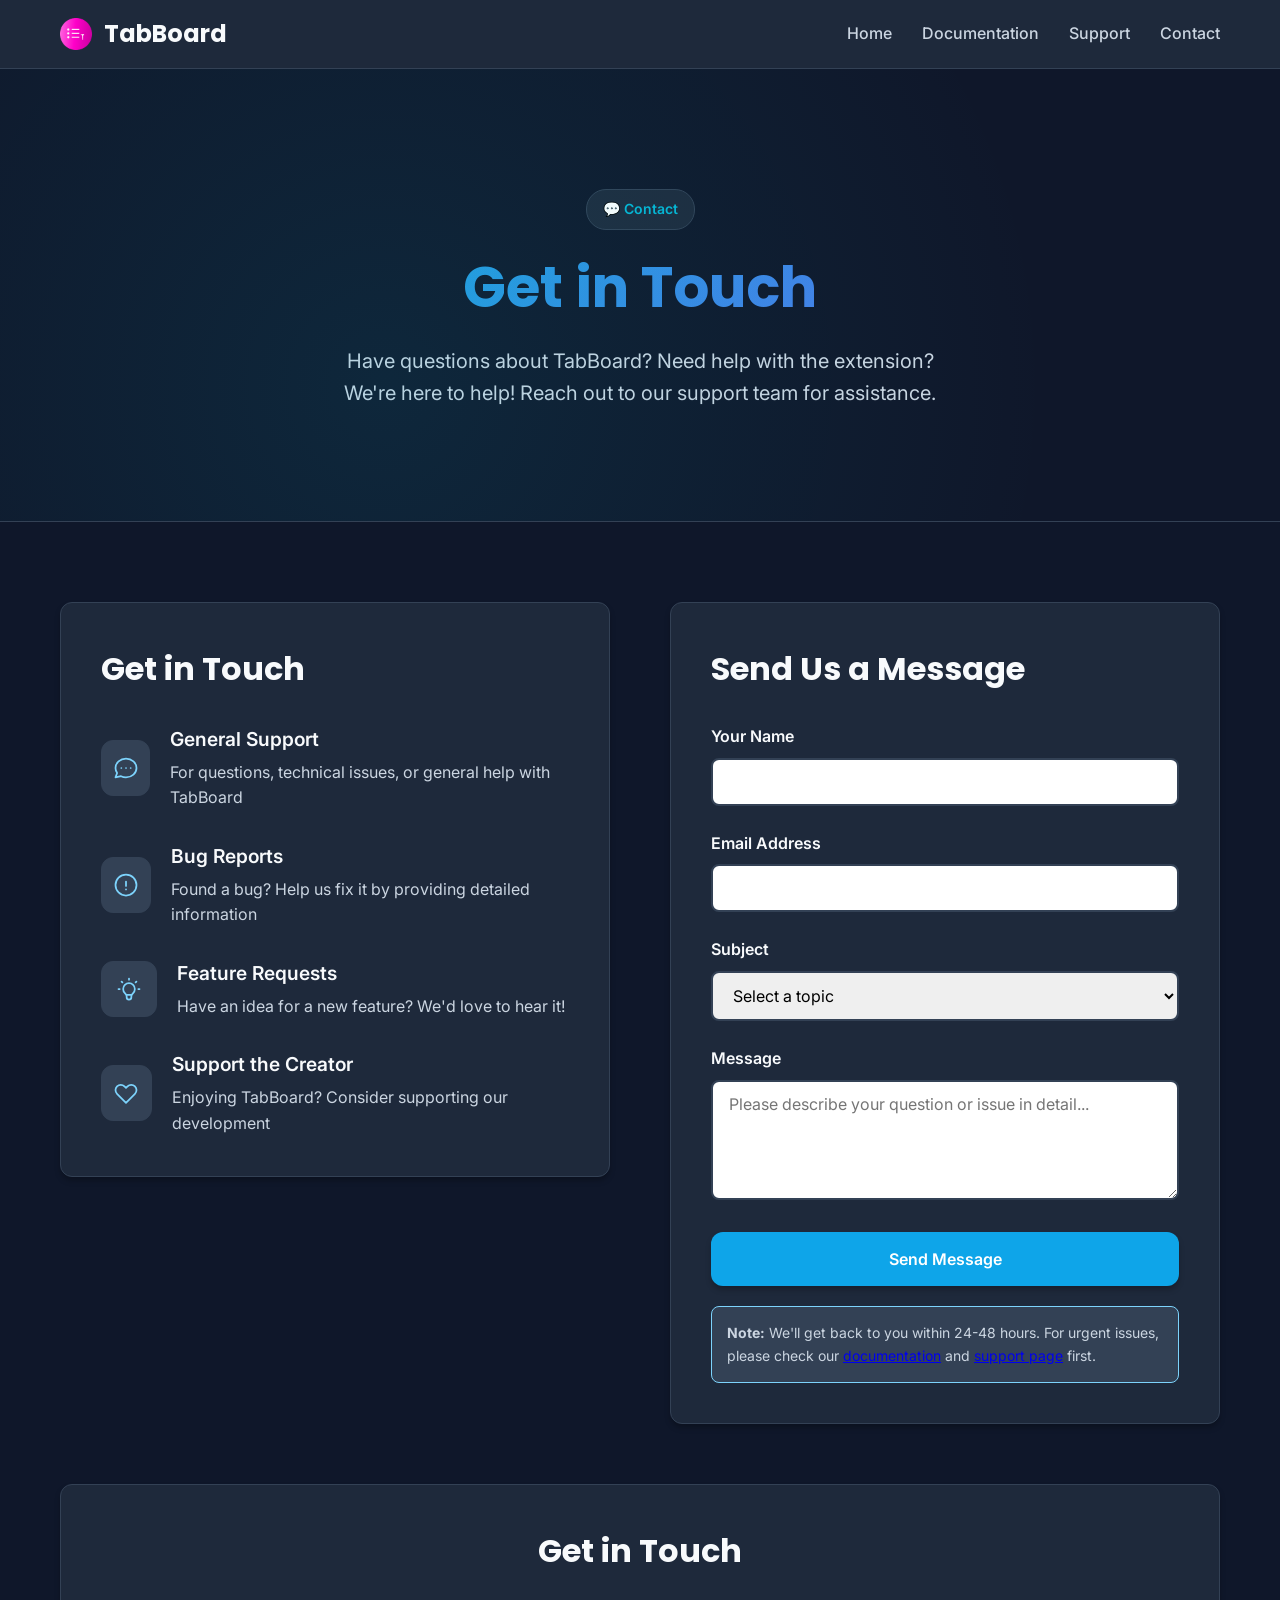
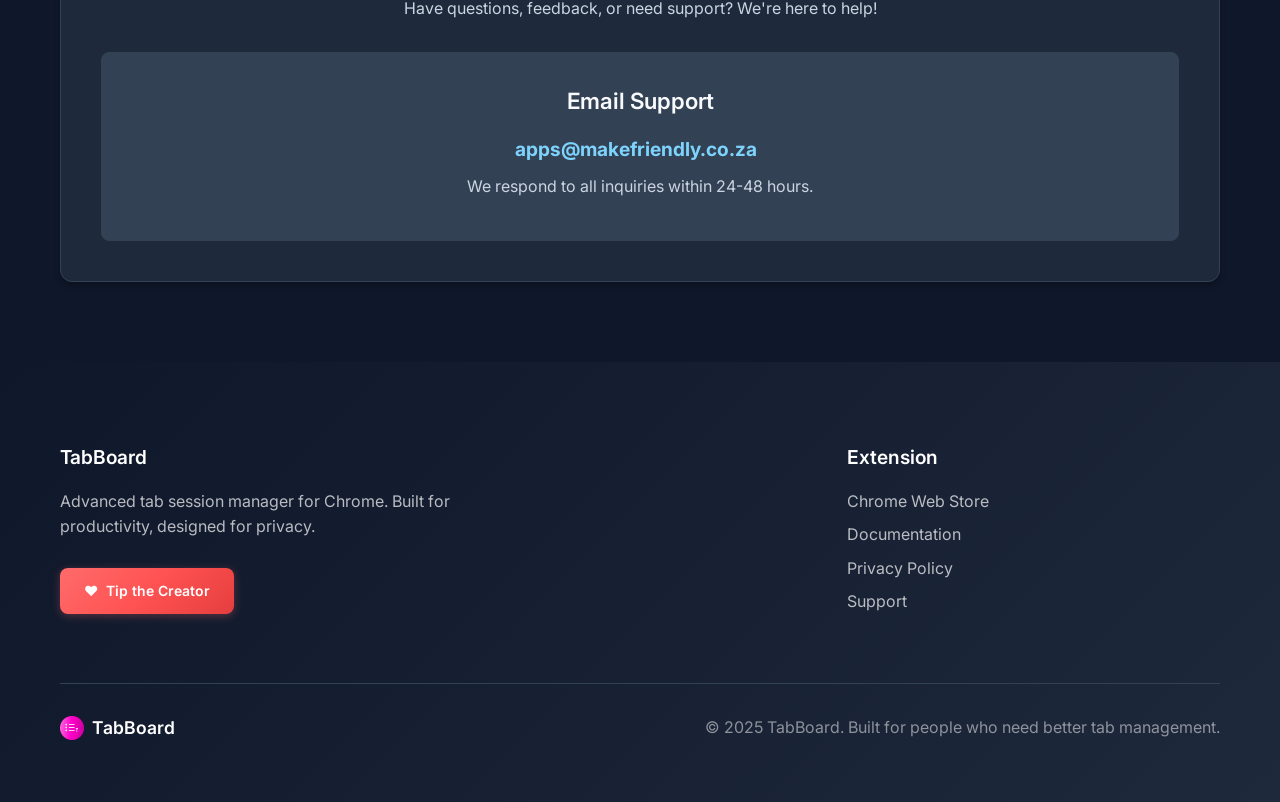
<file: contact.html>
<!DOCTYPE html>
<html lang="en">
<head>
    <meta charset="UTF-8">
    <meta name="viewport" content="width=device-width, initial-scale=1.0">
    <title>TabBoard - Contact</title>
    
    <!-- Favicon -->
    <link rel="icon" type="image/png" sizes="16x16" href="assets/tabboard-icon-16.png">
    <link rel="shortcut icon" href="assets/tabboard-icon-16.png">
    
    <!-- Fonts -->
    <link href="https://fonts.googleapis.com/css2?family=Poppins:wght@400;500;600;700;800;900&family=Inter:wght@300;400;500;600;700&display=swap" rel="stylesheet">
    
    <style>
        :root {
            /* Syntax Theme - Dark Contact Colors */
            --primary-color: #7dd3fc;        /* sky-300 */
            --primary-dark: #0ea5e9;         /* sky-500 */
            --secondary-color: #6366f1;      /* indigo-500 */
            --accent-color: #06b6d4;         /* cyan-500 */
            --text-dark: #f8fafc;            /* slate-50 - inverted for dark theme */
            --text-light: #cbd5e1;           /* slate-300 */
            --text-muted: #64748b;           /* slate-500 */
            --light-gray: #f1f5f9;           /* slate-100 */
            --dark-bg: #0f172a;             /* slate-900 */
            --dark-secondary: #1e293b;       /* slate-800 */
            --dark-tertiary: #334155;        /* slate-700 */
            --border-color: #334155;         /* slate-700 */
            --shadow-md: 0 4px 6px -1px rgba(0, 0, 0, 0.3);
            --gradient-1: linear-gradient(135deg, #7dd3fc 0%, #0ea5e9 100%);
            --gradient-2: linear-gradient(135deg, #06b6d4 0%, #6366f1 100%);
        }
        
        * {
            margin: 0;
            padding: 0;
            box-sizing: border-box;
        }
        
        body {
            font-family: 'Inter', -apple-system, BlinkMacSystemFont, 'Segoe UI', sans-serif;
            line-height: 1.6;
            color: var(--text-dark);
            background: var(--dark-bg);
        }
        
        .container {
            max-width: 1200px;
            margin: 0 auto;
            padding: 0 20px;
        }
        
        /* Header */
        .header {
            background: var(--dark-secondary);
            border-bottom: 1px solid var(--border-color);
            padding: 15px 0;
            position: sticky;
            top: 0;
            z-index: 100;
        }
        
        .nav {
            display: flex;
            justify-content: space-between;
            align-items: center;
        }
        
        .logo {
            display: flex;
            align-items: center;
            gap: 12px;
            font-size: 24px;
            font-weight: 700;
            color: var(--text-dark);
            text-decoration: none;
            font-family: 'Poppins', sans-serif;
        }
        
        .logo-icon {
            width: 32px;
            height: 32px;
            display: flex;
            align-items: center;
            justify-content: center;
        }
        
        .logo-icon img {
            width: 32px;
            height: 32px;
            object-fit: contain;
        }
        
        .nav-links {
            display: flex;
            gap: 30px;
            align-items: center;
        }
        
        .nav-links a {
            color: var(--text-light);
            text-decoration: none;
            font-weight: 500;
            transition: color 0.3s ease;
        }
        
        .nav-links a:hover {
            color: var(--primary-dark);
        }
        
        /* Contact Content */
        .contact-hero {
            background: var(--dark-bg);
            color: var(--text-dark);
            padding: 120px 0 80px;
            text-align: center;
            position: relative;
            border-bottom: 1px solid var(--border-color);
        }
        
        .contact-hero::before {
            content: '';
            position: absolute;
            top: 0;
            left: 0;
            right: 0;
            bottom: 0;
            background: radial-gradient(circle at 30% 70%, rgba(6, 182, 212, 0.1) 0%, transparent 70%);
            pointer-events: none;
        }
        
        .contact-hero h1 {
            font-size: 3.5rem;
            font-weight: 700;
            margin-bottom: 24px;
            font-family: 'Poppins', sans-serif;
            background: linear-gradient(135deg, var(--accent-color) 0%, var(--secondary-color) 100%);
            -webkit-background-clip: text;
            -webkit-text-fill-color: transparent;
            background-clip: text;
            line-height: 1.2;
        }
        
        .contact-hero p {
            font-size: 1.25rem;
            color: var(--text-light);
            max-width: 600px;
            margin: 0 auto 32px;
            line-height: 1.6;
        }
        
        .contact-hero-badge {
            display: inline-block;
            background: var(--dark-secondary);
            color: var(--accent-color);
            padding: 8px 16px;
            border-radius: 20px;
            font-size: 0.875rem;
            font-weight: 600;
            margin-bottom: 24px;
            border: 1px solid var(--border-color);
        }
        
        .contact-content {
            padding: 80px 0;
        }
        
        .contact-grid {
            display: grid;
            grid-template-columns: 1fr 1fr;
            gap: 60px;
        }
        
        .contact-info {
            background: var(--dark-secondary);
            border-radius: 12px;
            padding: 40px;
            box-shadow: var(--shadow-md);
            border: 1px solid var(--border-color);
            height: fit-content;
        }
        
        .contact-info h2 {
            font-size: 2rem;
            font-weight: 700;
            margin-bottom: 30px;
            color: var(--text-dark);
            font-family: 'Poppins', sans-serif;
        }
        
        .contact-methods {
            display: flex;
            flex-direction: column;
            gap: 30px;
        }
        
        .contact-method {
            display: flex;
            align-items: center;
            gap: 20px;
        }
        
        .contact-method-icon {
            width: 56px;
            height: 56px;
            background: var(--dark-tertiary);
            border-radius: 12px;
            display: flex;
            align-items: center;
            justify-content: center;
            font-size: 1.5rem;
            color: white;
            border: 1px solid var(--border-color);
        }
        
        .contact-method-icon svg {
            width: 28px;
            height: 28px;
            color: var(--primary-color);
            stroke-width: 1.5;
        }
        
        .contact-method-content h3 {
            font-size: 1.2rem;
            font-weight: 600;
            margin-bottom: 5px;
            color: var(--text-dark);
        }
        
        .contact-method-content p {
            color: var(--text-light);
        }
        
        .contact-form {
            background: var(--dark-secondary);
            border-radius: 12px;
            padding: 40px;
            box-shadow: var(--shadow-md);
            border: 1px solid var(--border-color);
        }
        
        .contact-form h2 {
            font-size: 2rem;
            font-weight: 700;
            margin-bottom: 30px;
            color: var(--text-dark);
            font-family: 'Poppins', sans-serif;
        }
        
        .form-group {
            margin-bottom: 25px;
        }
        
        .form-group label {
            display: block;
            font-weight: 600;
            margin-bottom: 8px;
            color: var(--text-dark);
        }
        
        .form-group input,
        .form-group select,
        .form-group textarea {
            width: 100%;
            padding: 12px 16px;
            border: 2px solid var(--border-color);
            border-radius: 8px;
            font-size: 16px;
            transition: border-color 0.3s ease;
            font-family: inherit;
        }
        
        .form-group input:focus,
        .form-group select:focus,
        .form-group textarea:focus {
            outline: none;
            border-color: var(--primary-color);
        }
        
        .form-group textarea {
            height: 120px;
            resize: vertical;
        }
        
        .form-submit {
            background: var(--primary-dark);
            color: white;
            padding: 16px 32px;
            border: 1px solid transparent;
            border-radius: 12px;
            font-size: 16px;
            font-weight: 600;
            cursor: pointer;
            transition: all 0.3s ease;
            width: 100%;
            font-family: 'Inter', sans-serif;
            box-shadow: var(--shadow-md);
        }
        
        .form-submit:hover {
            background: var(--primary-color);
            border-color: transparent;
            transform: translateY(-1px);
            box-shadow: var(--shadow-lg);
        }
        
        .form-note {
            margin-top: 20px;
            padding: 15px;
            background: var(--dark-tertiary);
            border: 1px solid var(--primary-color);
            border-radius: 8px;
            color: var(--text-light);
            font-size: 14px;
        }
        
        .contact-info-section {
            background: var(--dark-secondary);
            border-radius: 12px;
            padding: 40px;
            box-shadow: var(--shadow-md);
            border: 1px solid var(--border-color);
            margin-top: 60px;
            text-align: center;
        }
        
        .contact-info-section h2 {
            font-size: 2rem;
            font-weight: 700;
            margin-bottom: 20px;
            color: var(--text-dark);
            font-family: 'Poppins', sans-serif;
        }
        
        .contact-info-section p {
            color: var(--text-light);
            margin-bottom: 20px;
        }
        
        .email-contact {
            background: var(--dark-tertiary);
            border: 1px solid var(--border-color);
            border-radius: 8px;
            padding: 30px;
            margin-top: 30px;
        }
        
        .email-contact h3 {
            font-size: 1.4rem;
            font-weight: 600;
            margin-bottom: 15px;
            color: var(--text-dark);
        }
        
        .email-contact p {
            margin-bottom: 10px;
        }
        
        .email-contact strong {
            color: var(--primary-color);
            font-size: 1.2rem;
            margin-right: 8px;
        }
        
        /* Footer styles are now handled by components/footer-include.js */
        
        @media (max-width: 768px) {
            .contact-hero h1 {
                font-size: 2rem;
            }
            
            .contact-grid {
                grid-template-columns: 1fr;
                gap: 30px;
            }
            
            .contact-info,
            .contact-form {
                padding: 30px 20px;
            }
            
            .nav-links {
                display: none;
            }
        }
    </style>
    <script async src="https://pagead2.googlesyndication.com/pagead/js/adsbygoogle.js?client=ca-pub-9067032784904757"
         crossorigin="anonymous"></script>
</head>
<body>
    <header class="header">
        <nav class="nav container">
            <a href="index.html" class="logo">
                <div class="logo-icon">
                    <img src="assets/tabboard-icon-48.png" alt="TabBoard Logo">
                </div>
                TabBoard
            </a>
            <div class="nav-links">
                <a href="index.html">Home</a>
                <a href="documentation.html">Documentation</a>
                <a href="support.html">Support</a>
                <a href="contact.html">Contact</a>
            </div>
        </nav>
    </header>

    <section class="contact-hero">
        <div class="container">
            <div class="contact-hero-badge">💬 Contact</div>
            <h1>Get in Touch</h1>
            <p>Have questions about TabBoard? Need help with the extension? We're here to help! Reach out to our support team for assistance.</p>
        </div>
    </section>

    <section class="contact-content">
        <div class="container">
            <div class="contact-grid">
                <div class="contact-info">
                    <h2>Get in Touch</h2>
                    <div class="contact-methods">
                        <div class="contact-method">
                            <div class="contact-method-icon">
                                <svg class="w-6 h-6" fill="none" viewBox="0 0 24 24" stroke="currentColor" stroke-width="2">
                                    <path stroke-linecap="round" stroke-linejoin="round" d="M8 12h.01M12 12h.01M16 12h.01M21 12c0 4.418-4.03 8-9 8a9.863 9.863 0 01-4.255-.949L3 20l1.395-3.72C3.512 15.042 3 13.574 3 12c0-4.418 4.03-8 9-8s9 3.582 9 8z" />
                                </svg>
                            </div>
                            <div class="contact-method-content">
                                <h3>General Support</h3>
                                <p>For questions, technical issues, or general help with TabBoard</p>
                            </div>
                        </div>
                        
                        <div class="contact-method">
                            <div class="contact-method-icon">
                                <svg class="w-6 h-6" fill="none" viewBox="0 0 24 24" stroke="currentColor" stroke-width="2">
                                    <path stroke-linecap="round" stroke-linejoin="round" d="M12 9v3.75m9-.75a9 9 0 11-18 0 9 9 0 0118 0zm-9 3.75h.008v.008H12v-.008z" />
                                </svg>
                            </div>
                            <div class="contact-method-content">
                                <h3>Bug Reports</h3>
                                <p>Found a bug? Help us fix it by providing detailed information</p>
                            </div>
                        </div>
                        
                        <div class="contact-method">
                            <div class="contact-method-icon">
                                <svg class="w-6 h-6" fill="none" viewBox="0 0 24 24" stroke="currentColor" stroke-width="2">
                                    <path stroke-linecap="round" stroke-linejoin="round" d="M9.663 17h4.673M12 3v1m6.364 1.636l-.707.707M21 12h-1M4 12H3m3.343-5.657l-.707-.707m2.828 9.9a5 5 0 117.072 0l-.548.547A3.374 3.374 0 0014 18.469V19a2 2 0 11-4 0v-.531c0-.895-.356-1.754-.988-2.386l-.548-.547z" />
                                </svg>
                            </div>
                            <div class="contact-method-content">
                                <h3>Feature Requests</h3>
                                <p>Have an idea for a new feature? We'd love to hear it!</p>
                            </div>
                        </div>
                        
                        <div class="contact-method">
                            <div class="contact-method-icon">
                                <svg class="w-6 h-6" fill="none" viewBox="0 0 24 24" stroke="currentColor" stroke-width="2">
                                    <path stroke-linecap="round" stroke-linejoin="round" d="M4.318 6.318a4.5 4.5 0 000 6.364L12 20.364l7.682-7.682a4.5 4.5 0 00-6.364-6.364L12 7.636l-1.318-1.318a4.5 4.5 0 00-6.364 0z" />
                                </svg>
                            </div>
                            <div class="contact-method-content">
                                <h3>Support the Creator</h3>
                                <p>Enjoying TabBoard? Consider supporting our development</p>
                            </div>
                        </div>
                    </div>
                </div>

                <div class="contact-form">
                    <h2>Send Us a Message</h2>
                    <form action="#" method="POST">
                        <div class="form-group">
                            <label for="name">Your Name</label>
                            <input type="text" id="name" name="name" required>
                        </div>
                        
                        <div class="form-group">
                            <label for="email">Email Address</label>
                            <input type="email" id="email" name="email" required>
                        </div>
                        
                        <div class="form-group">
                            <label for="subject">Subject</label>
                            <select id="subject" name="subject" required>
                                <option value="">Select a topic</option>
                                <option value="general">General Support</option>
                                <option value="bug">Bug Report</option>
                                <option value="feature">Feature Request</option>
                                <option value="installation">Installation Help</option>
                                <option value="import-export">Import/Export Issues</option>
                                <option value="other">Other</option>
                            </select>
                        </div>
                        
                        <div class="form-group">
                            <label for="message">Message</label>
                            <textarea id="message" name="message" placeholder="Please describe your question or issue in detail..." required></textarea>
                        </div>
                        
                        <button type="submit" class="form-submit">Send Message</button>
                        
                        <div class="form-note">
                            <strong>Note:</strong> We'll get back to you within 24-48 hours. For urgent issues, please check our <a href="documentation.html">documentation</a> and <a href="support.html">support page</a> first.
                        </div>
                    </form>
                </div>
            </div>
            
            <div class="contact-info-section">
                <h2>Get in Touch</h2>
                <p>Have questions, feedback, or need support? We're here to help!</p>
                <div class="email-contact">
                    <h3>Email Support</h3>
                    <p><strong>apps@makefriendly.co.za</strong></p>
                    <p>We respond to all inquiries within 24-48 hours.</p>
                </div>
            </div>
        </div>
    </section>
    
    <!-- Footer Component -->
    <script src="components/footer-include.js"></script>

    <script src="components/mobile-menu-include.js"></script>
</body>
</html>
</file>
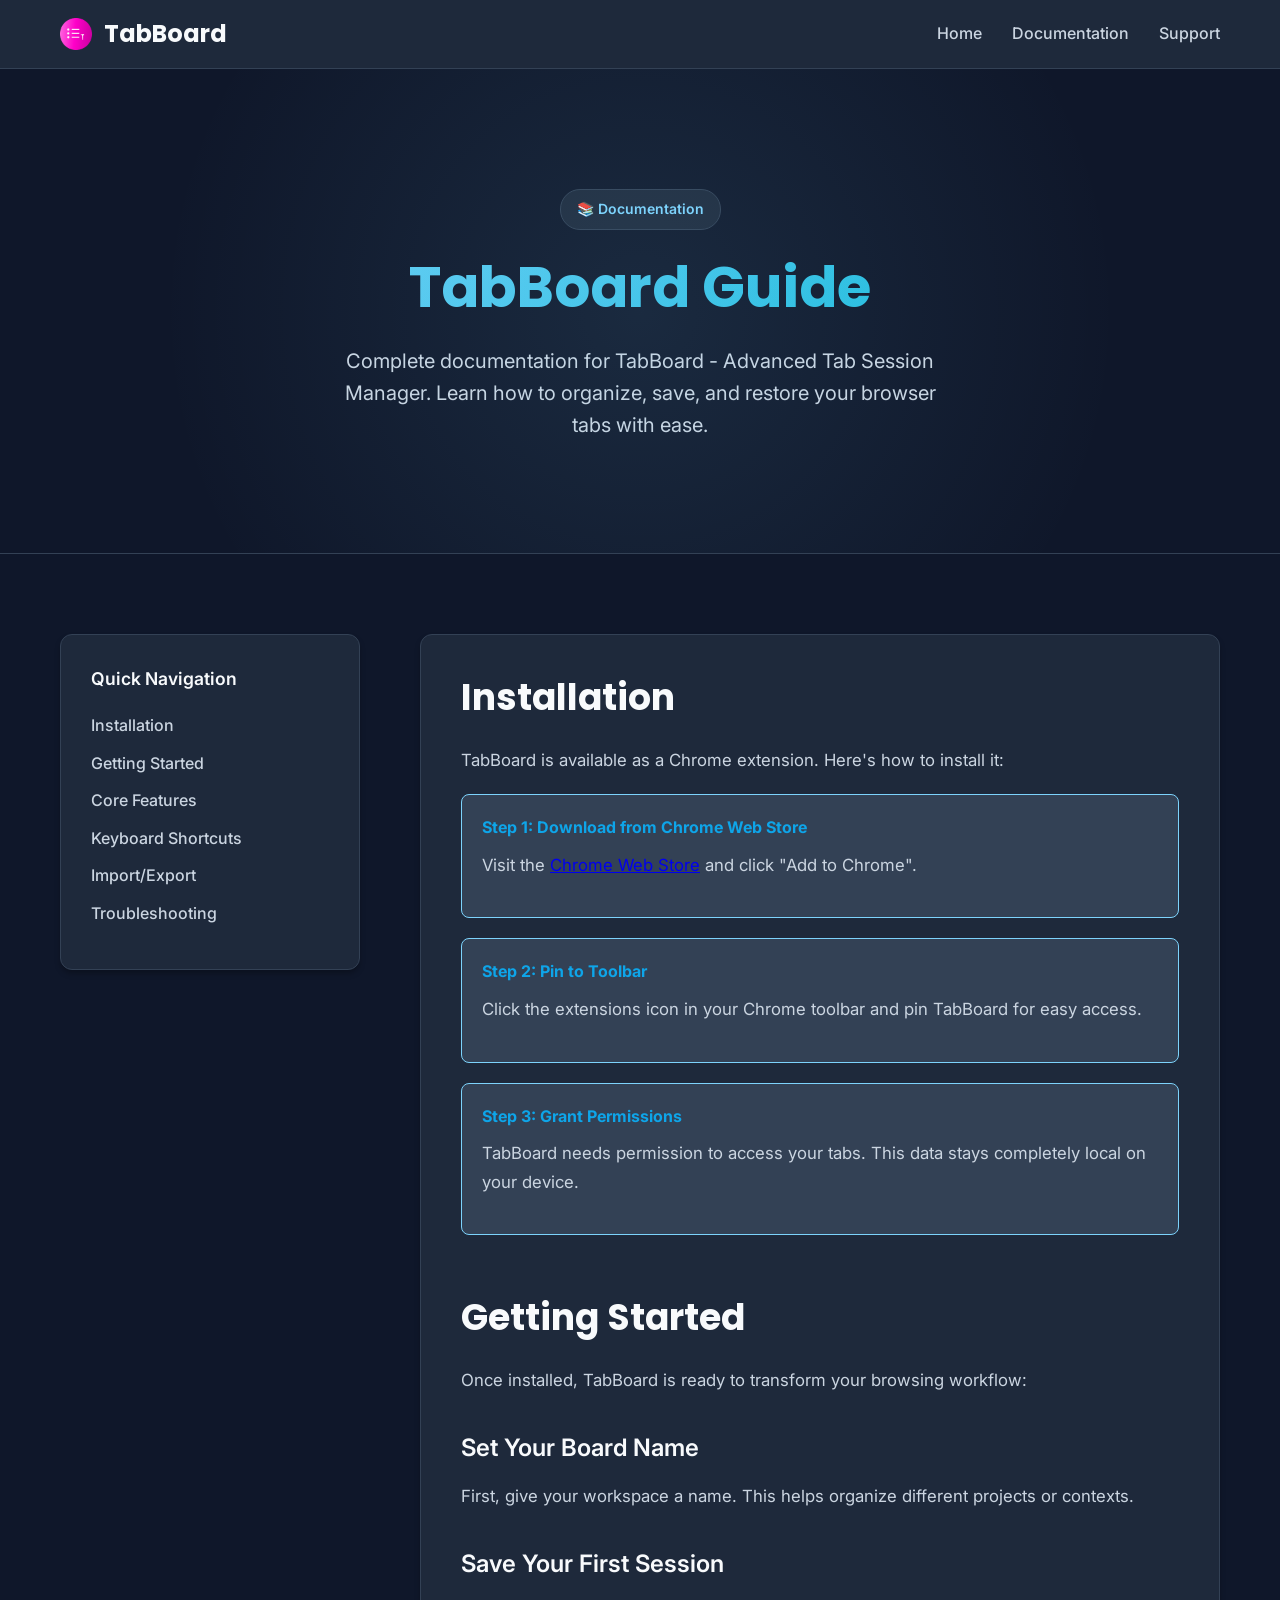
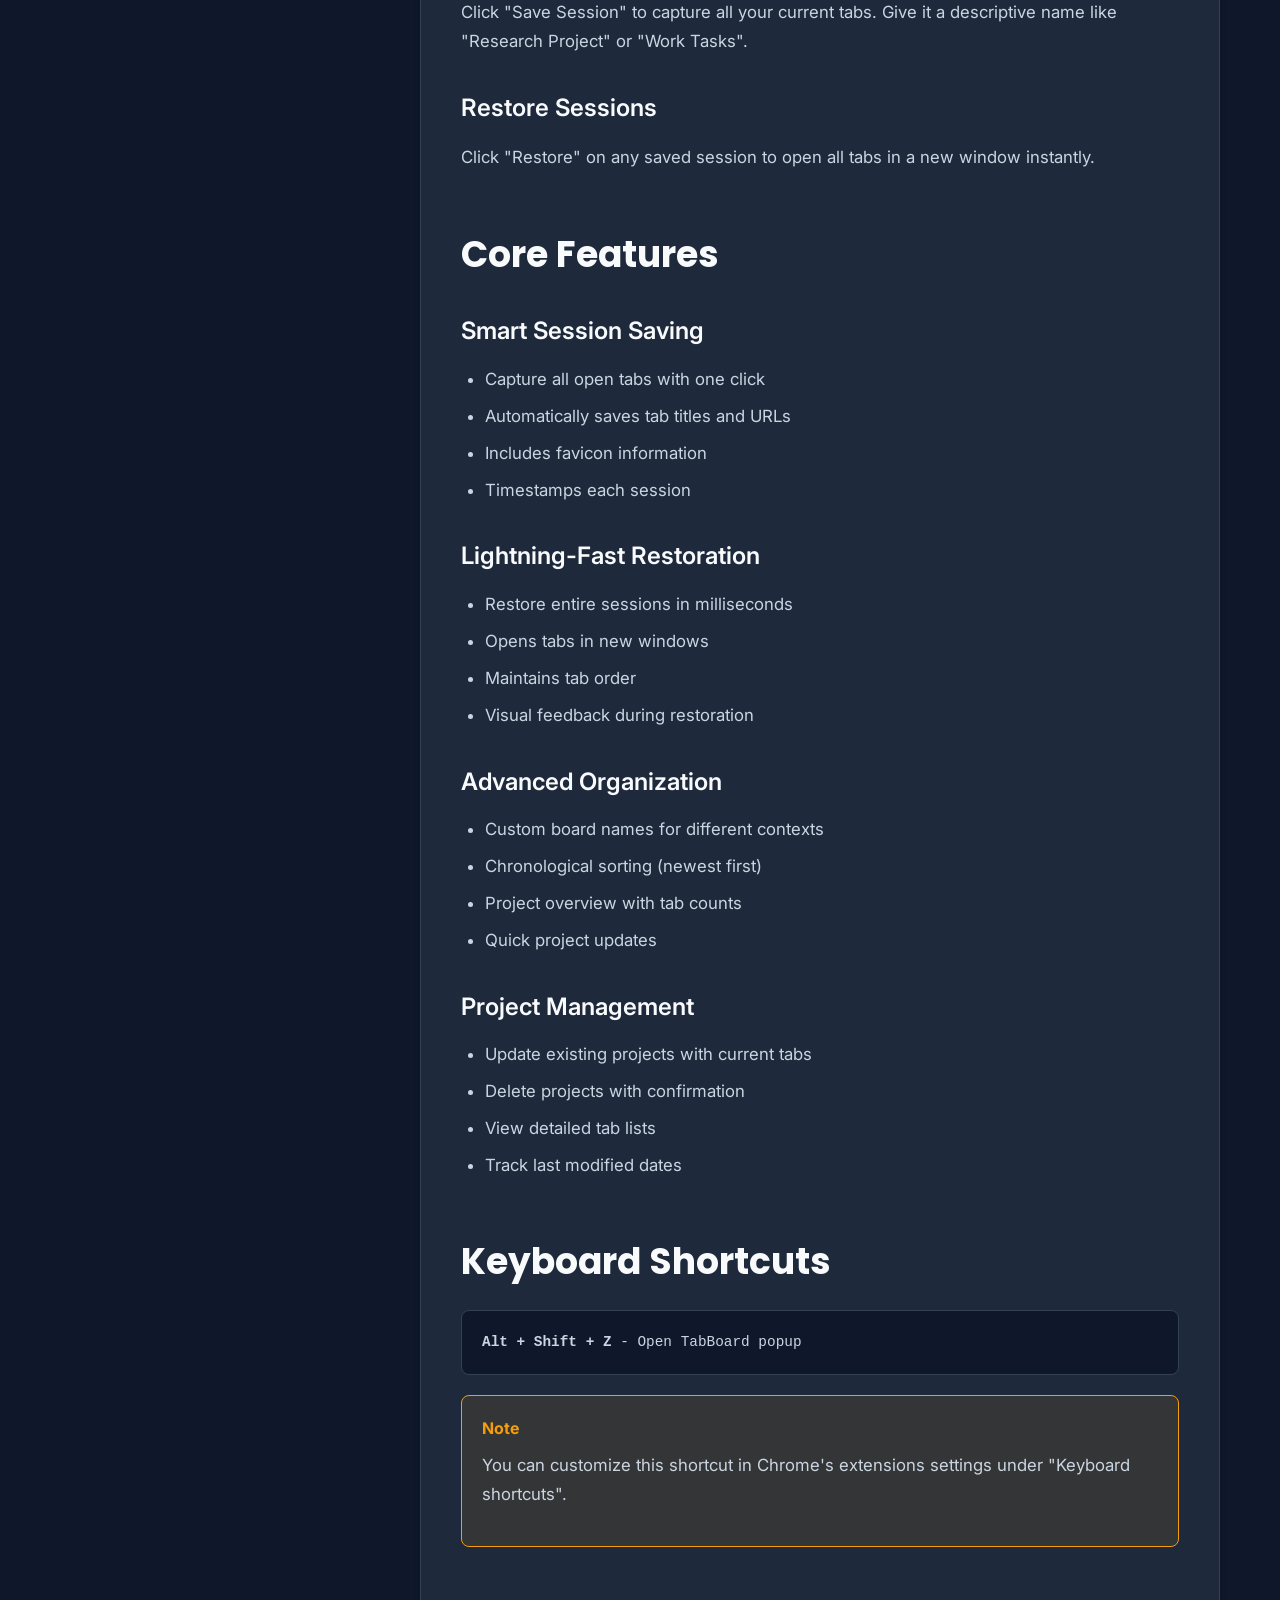
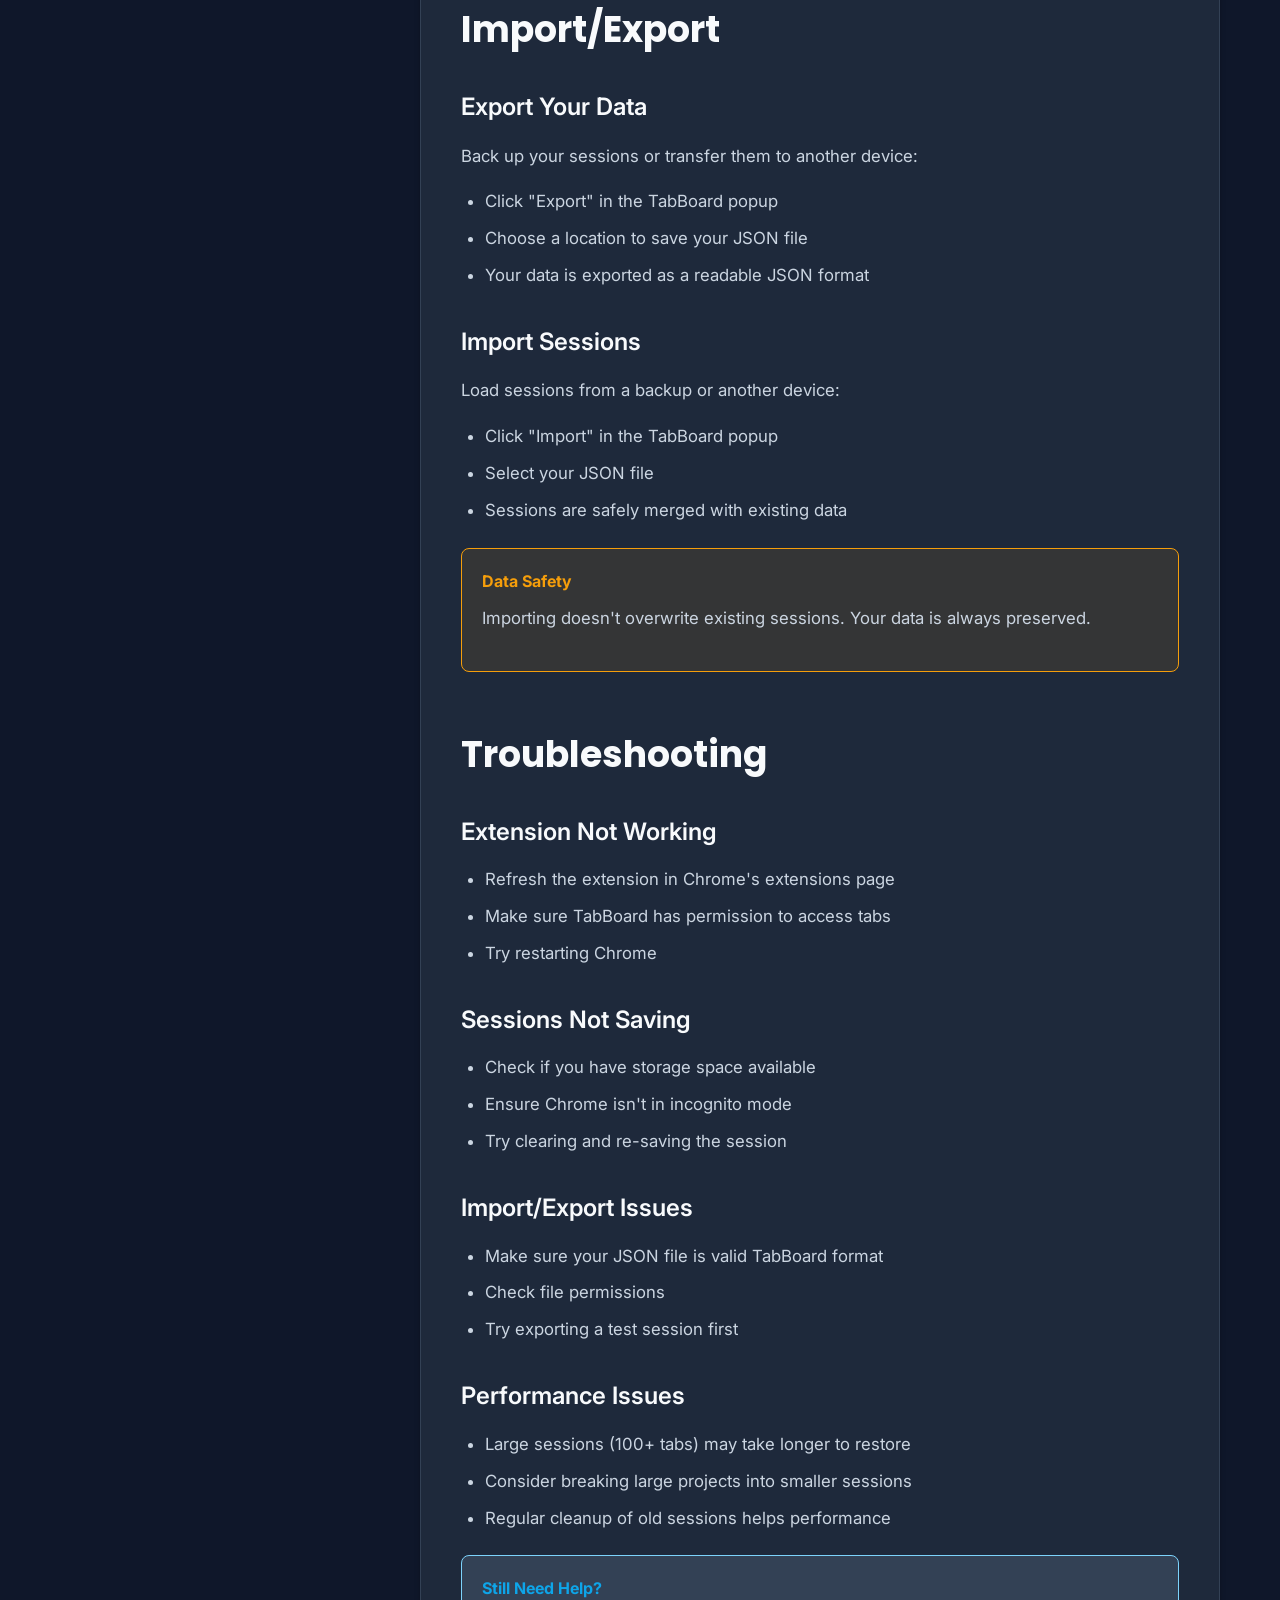
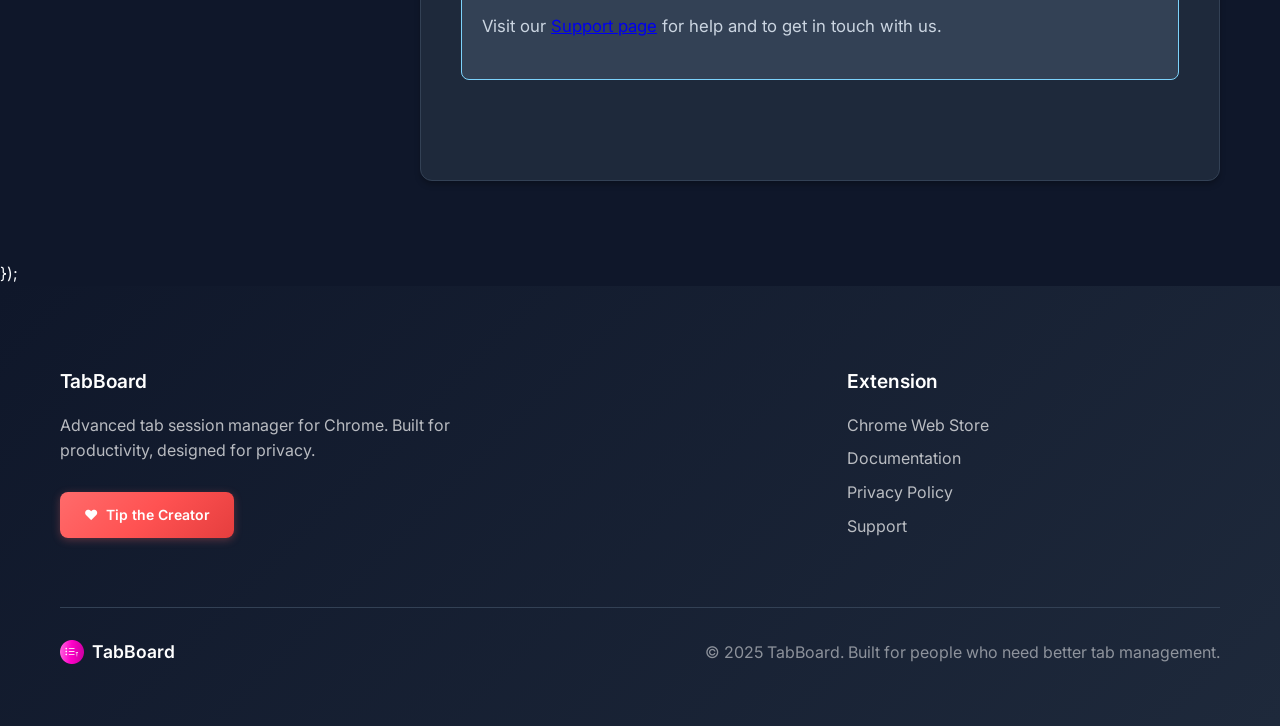
<file: documentation.html>
<!DOCTYPE html>
<html lang="en">
<head>
    <meta charset="UTF-8">
    <meta name="viewport" content="width=device-width, initial-scale=1.0">
    <title>TabBoard - Documentation</title>
    
    <!-- Favicon -->
    <link rel="icon" type="image/png" sizes="16x16" href="assets/tabboard-icon-16.png">
    <link rel="shortcut icon" href="assets/tabboard-icon-16.png">
    
    <!-- Fonts -->
    <link href="https://fonts.googleapis.com/css2?family=Poppins:wght@400;500;600;700;800;900&family=Inter:wght@300;400;500;600;700&display=swap" rel="stylesheet">
    
    <script async src="https://pagead2.googlesyndication.com/pagead/js/adsbygoogle.js?client=ca-pub-9067032784904757"
             crossorigin="anonymous"></script>
    <style>
        :root {
            /* Syntax Theme - Dark Documentation Colors */
            --primary-color: #7dd3fc;        /* sky-300 */
            --primary-dark: #0ea5e9;         /* sky-500 */
            --secondary-color: #6366f1;      /* indigo-500 */
            --accent-color: #06b6d4;         /* cyan-500 */
            --success-color: #10b981;        /* emerald-500 */
            --warning-color: #f59e0b;        /* amber-500 */
            --danger-color: #ef4444;         /* red-500 */
            --dark-bg: #0f172a;             /* slate-900 */
            --dark-secondary: #1e293b;       /* slate-800 */
            --dark-tertiary: #334155;        /* slate-700 */
            --light-gray: #f1f5f9;           /* slate-100 */
            --medium-gray: #64748b;          /* slate-500 */
            --text-dark: #f8fafc;            /* slate-50 - inverted for dark theme */
            --text-light: #cbd5e1;           /* slate-300 */
            --text-muted: #64748b;           /* slate-500 */
            --border-color: #334155;         /* slate-700 */
            --gradient-1: linear-gradient(135deg, #7dd3fc 0%, #0ea5e9 100%);  /* Sky gradient */
            --gradient-2: linear-gradient(135deg, #06b6d4 0%, #6366f1 100%);  /* Cyan-Indigo gradient */
            --shadow-sm: 0 1px 2px 0 rgba(0, 0, 0, 0.2);
            --shadow-md: 0 4px 6px -1px rgba(0, 0, 0, 0.3);
            --shadow-lg: 0 10px 15px -3px rgba(0, 0, 0, 0.4);
            --shadow-xl: 0 20px 25px -5px rgba(0, 0, 0, 0.5);
        }
        
        
        * {
            margin: 0;
            padding: 0;
            box-sizing: border-box;
        }
        
        body {
            font-family: 'Inter', -apple-system, BlinkMacSystemFont, 'Segoe UI', sans-serif;
            line-height: 1.6;
            color: var(--text-dark);
            background: var(--dark-bg);
        }
        
        .container {
            max-width: 1200px;
            margin: 0 auto;
            padding: 0 20px;
        }
        
        /* Header */
        .header {
            background: var(--dark-secondary);
            border-bottom: 1px solid var(--border-color);
            padding: 15px 0;
            position: sticky;
            top: 0;
            z-index: 100;
            backdrop-filter: blur(10px);
        }
        
        .nav {
            display: flex;
            justify-content: space-between;
            align-items: center;
        }
        
        .logo {
            display: flex;
            align-items: center;
            gap: 12px;
            font-size: 24px;
            font-weight: 700;
            color: var(--text-dark);
            text-decoration: none;
            font-family: 'Poppins', sans-serif;
        }
        
        .logo-icon {
            width: 32px;
            height: 32px;
            display: flex;
            align-items: center;
            justify-content: center;
        }
        
        .logo-icon img {
            width: 32px;
            height: 32px;
            object-fit: contain;
        }
        
        .nav-links {
            display: flex;
            gap: 30px;
            align-items: center;
        }
        
        .nav-links a {
            color: var(--text-light);
            text-decoration: none;
            font-weight: 500;
            transition: color 0.3s ease;
        }
        
        .nav-links a:hover {
            color: var(--primary-dark);
        }
        
        /* Documentation Content */
        .doc-hero {
            background: var(--dark-bg);
            color: var(--text-dark);
            padding: 120px 0 80px;
            text-align: center;
            position: relative;
            border-bottom: 1px solid var(--border-color);
        }
        
        .doc-hero::before {
            content: '';
            position: absolute;
            top: 0;
            left: 0;
            right: 0;
            bottom: 0;
            background: radial-gradient(circle at 50% 50%, rgba(125, 211, 252, 0.1) 0%, transparent 70%);
            pointer-events: none;
        }
        
        .doc-hero h1 {
            font-size: 3.5rem;
            font-weight: 700;
            margin-bottom: 24px;
            font-family: 'Poppins', sans-serif;
            background: linear-gradient(135deg, var(--primary-color) 0%, var(--accent-color) 100%);
            -webkit-background-clip: text;
            -webkit-text-fill-color: transparent;
            background-clip: text;
            line-height: 1.2;
        }
        
        .doc-hero p {
            font-size: 1.25rem;
            color: var(--text-light);
            max-width: 600px;
            margin: 0 auto 32px;
            line-height: 1.6;
        }
        
        .doc-hero-badge {
            display: inline-block;
            background: var(--dark-secondary);
            color: var(--primary-color);
            padding: 8px 16px;
            border-radius: 20px;
            font-size: 0.875rem;
            font-weight: 600;
            margin-bottom: 24px;
            border: 1px solid var(--border-color);
        }
        
        .doc-content {
            padding: 80px 0;
        }
        
        .doc-grid {
            display: grid;
            grid-template-columns: 300px 1fr;
            gap: 60px;
        }
        
        .doc-sidebar {
            position: sticky;
            top: 100px;
            height: fit-content;
        }
        
        .doc-nav {
            background: var(--dark-secondary);
            border-radius: 12px;
            padding: 30px;
            box-shadow: var(--shadow-md);
            border: 1px solid var(--border-color);
        }
        
        .doc-nav h3 {
            font-size: 1.1rem;
            font-weight: 600;
            margin-bottom: 20px;
            color: var(--text-dark);
        }
        
        .doc-nav ul {
            list-style: none;
        }
        
        .doc-nav li {
            margin-bottom: 12px;
        }
        
        .doc-nav a {
            color: var(--text-light);
            text-decoration: none;
            font-weight: 500;
            transition: color 0.3s ease;
        }
        
        .doc-nav a:hover {
            color: var(--primary-dark);
        }
        
        .doc-main {
            background: var(--dark-secondary);
            border-radius: 12px;
            padding: 40px;
            box-shadow: var(--shadow-md);
            border: 1px solid var(--border-color);
        }
        
        .doc-section {
            margin-bottom: 60px;
        }
        
        .doc-section h2 {
            font-size: 2.25rem;
            font-weight: 700;
            margin-bottom: 24px;
            color: var(--text-dark);
            font-family: 'Poppins', sans-serif;
            line-height: 1.3;
        }
        
        .doc-section h3 {
            font-size: 1.5rem;
            font-weight: 600;
            margin-bottom: 18px;
            color: var(--text-dark);
            margin-top: 36px;
            line-height: 1.4;
        }
        
        .doc-section p {
            margin-bottom: 18px;
            color: var(--text-light);
            line-height: 1.7;
            font-size: 1.05rem;
        }
        
        .doc-section ul {
            margin-bottom: 24px;
            padding-left: 24px;
        }
        
        .doc-section li {
            margin-bottom: 10px;
            color: var(--text-light);
            line-height: 1.6;
            font-size: 1.05rem;
        }
        
        .code-block {
            background: var(--dark-bg);
            border: 1px solid var(--border-color);
            border-radius: 8px;
            padding: 20px;
            margin: 20px 0;
            font-family: 'Monaco', 'Courier New', monospace;
            font-size: 0.9rem;
            color: var(--text-light);
        }
        
        .step-box {
            background: var(--dark-tertiary);
            border: 1px solid var(--primary-color);
            border-radius: 8px;
            padding: 20px;
            margin: 20px 0;
        }
        
        .step-box h4 {
            color: var(--primary-dark);
            margin-bottom: 10px;
        }
        
        .warning-box {
            background: rgba(245, 158, 11, 0.1);
            border: 1px solid var(--warning-color);
            border-radius: 8px;
            padding: 20px;
            margin: 20px 0;
        }
        
        .warning-box h4 {
            color: var(--warning-color);
            margin-bottom: 10px;
        }
        
        /* Footer styles are now handled by components/footer-include.js */
        
        /* Mobile responsive styles */
        @media (max-width: 768px) {
            .doc-grid {
                grid-template-columns: 1fr;
                gap: 30px;
            }
            
            .doc-sidebar {
                position: static;
            }
            
            .doc-hero h1 {
                font-size: 2rem;
            }
            
            .nav-links {
                display: none;
            }
    </style>
</head>
<body>
    <header class="header">
        <nav class="nav container">
            <a href="index.html" class="logo">
                <div class="logo-icon">
                    <img src="assets/tabboard-icon-48.png" alt="TabBoard Logo">
                </div>
                TabBoard
            </a>
            <div class="nav-links">
                <a href="index.html">Home</a>
                <a href="documentation.html">Documentation</a>
                <a href="support.html">Support</a>
                

            </div>
        </div>
    </header>

    <section class="doc-hero">
        <div class="container">
            <div class="doc-hero-badge">📚 Documentation</div>
            <h1>TabBoard Guide</h1>
            <p>Complete documentation for TabBoard - Advanced Tab Session Manager. Learn how to organize, save, and restore your browser tabs with ease.</p>
        </div>
    </section>

    <section class="doc-content">
        <div class="container">
            <div class="doc-grid">
                <div class="doc-sidebar">
                    <div class="doc-nav">
                        <h3>Quick Navigation</h3>
                        <ul>
                            <li><a href="#installation">Installation</a></li>
                            <li><a href="#getting-started">Getting Started</a></li>
                            <li><a href="#features">Core Features</a></li>
                            <li><a href="#keyboard-shortcuts">Keyboard Shortcuts</a></li>
                            <li><a href="#import-export">Import/Export</a></li>
                            <li><a href="#troubleshooting">Troubleshooting</a></li>
                        </ul>
                    </div>
                </div>

                <div class="doc-main">
                    <div class="doc-section" id="installation">
                        <h2>Installation</h2>
                        <p>TabBoard is available as a Chrome extension. Here's how to install it:</p>
                        
                        <div class="step-box">
                            <h4>Step 1: Download from Chrome Web Store</h4>
                            <p>Visit the <a href="https://chromewebstore.google.com/detail/tabboard/baplniifepinalcdljcnemmpceiggdpm">Chrome Web Store</a> and click "Add to Chrome".</p>
                        </div>
                        
                        <div class="step-box">
                            <h4>Step 2: Pin to Toolbar</h4>
                            <p>Click the extensions icon in your Chrome toolbar and pin TabBoard for easy access.</p>
                        </div>
                        
                        <div class="step-box">
                            <h4>Step 3: Grant Permissions</h4>
                            <p>TabBoard needs permission to access your tabs. This data stays completely local on your device.</p>
                        </div>
                    </div>

                    <div class="doc-section" id="getting-started">
                        <h2>Getting Started</h2>
                        <p>Once installed, TabBoard is ready to transform your browsing workflow:</p>
                        
                        <h3>Set Your Board Name</h3>
                        <p>First, give your workspace a name. This helps organize different projects or contexts.</p>
                        
                        <h3>Save Your First Session</h3>
                        <p>Click "Save Session" to capture all your current tabs. Give it a descriptive name like "Research Project" or "Work Tasks".</p>
                        
                        <h3>Restore Sessions</h3>
                        <p>Click "Restore" on any saved session to open all tabs in a new window instantly.</p>
                    </div>

                    <div class="doc-section" id="features">
                        <h2>Core Features</h2>
                        
                        <h3>Smart Session Saving</h3>
                        <ul>
                            <li>Capture all open tabs with one click</li>
                            <li>Automatically saves tab titles and URLs</li>
                            <li>Includes favicon information</li>
                            <li>Timestamps each session</li>
                        </ul>
                        
                        <h3>Lightning-Fast Restoration</h3>
                        <ul>
                            <li>Restore entire sessions in milliseconds</li>
                            <li>Opens tabs in new windows</li>
                            <li>Maintains tab order</li>
                            <li>Visual feedback during restoration</li>
                        </ul>
                        
                        <h3>Advanced Organization</h3>
                        <ul>
                            <li>Custom board names for different contexts</li>
                            <li>Chronological sorting (newest first)</li>
                            <li>Project overview with tab counts</li>
                            <li>Quick project updates</li>
                        </ul>
                        
                        <h3>Project Management</h3>
                        <ul>
                            <li>Update existing projects with current tabs</li>
                            <li>Delete projects with confirmation</li>
                            <li>View detailed tab lists</li>
                            <li>Track last modified dates</li>
                        </ul>
                    </div>

                    <div class="doc-section" id="keyboard-shortcuts">
                        <h2>Keyboard Shortcuts</h2>
                        
                        <div class="code-block">
                            <strong>Alt + Shift + Z</strong> - Open TabBoard popup
                        </div>
                        
                        <div class="warning-box">
                            <h4>Note</h4>
                            <p>You can customize this shortcut in Chrome's extensions settings under "Keyboard shortcuts".</p>
                        </div>
                    </div>

                    <div class="doc-section" id="import-export">
                        <h2>Import/Export</h2>
                        
                        <h3>Export Your Data</h3>
                        <p>Back up your sessions or transfer them to another device:</p>
                        <ul>
                            <li>Click "Export" in the TabBoard popup</li>
                            <li>Choose a location to save your JSON file</li>
                            <li>Your data is exported as a readable JSON format</li>
                        </ul>
                        
                        <h3>Import Sessions</h3>
                        <p>Load sessions from a backup or another device:</p>
                        <ul>
                            <li>Click "Import" in the TabBoard popup</li>
                            <li>Select your JSON file</li>
                            <li>Sessions are safely merged with existing data</li>
                        </ul>
                        
                        <div class="warning-box">
                            <h4>Data Safety</h4>
                            <p>Importing doesn't overwrite existing sessions. Your data is always preserved.</p>
                        </div>
                    </div>

                    <div class="doc-section" id="troubleshooting">
                        <h2>Troubleshooting</h2>
                        
                        <h3>Extension Not Working</h3>
                        <ul>
                            <li>Refresh the extension in Chrome's extensions page</li>
                            <li>Make sure TabBoard has permission to access tabs</li>
                            <li>Try restarting Chrome</li>
                        </ul>
                        
                        <h3>Sessions Not Saving</h3>
                        <ul>
                            <li>Check if you have storage space available</li>
                            <li>Ensure Chrome isn't in incognito mode</li>
                            <li>Try clearing and re-saving the session</li>
                        </ul>
                        
                        <h3>Import/Export Issues</h3>
                        <ul>
                            <li>Make sure your JSON file is valid TabBoard format</li>
                            <li>Check file permissions</li>
                            <li>Try exporting a test session first</li>
                        </ul>
                        
                        <h3>Performance Issues</h3>
                        <ul>
                            <li>Large sessions (100+ tabs) may take longer to restore</li>
                            <li>Consider breaking large projects into smaller sessions</li>
                            <li>Regular cleanup of old sessions helps performance</li>
                        </ul>
                        
                        <div class="step-box">
                            <h4>Still Need Help?</h4>
                            <p>Visit our <a href="support.html">Support page</a> for help and to get in touch with us.</p>
                        </div>
                    </div>
                </div>
            </div>
        </div>
    </section>
    
        });
    </script>

    <!-- Footer Component -->
    <script src="components/footer-include.js"></script>

    <script src="components/mobile-menu-include.js"></script>
</body>
</html>
</file>
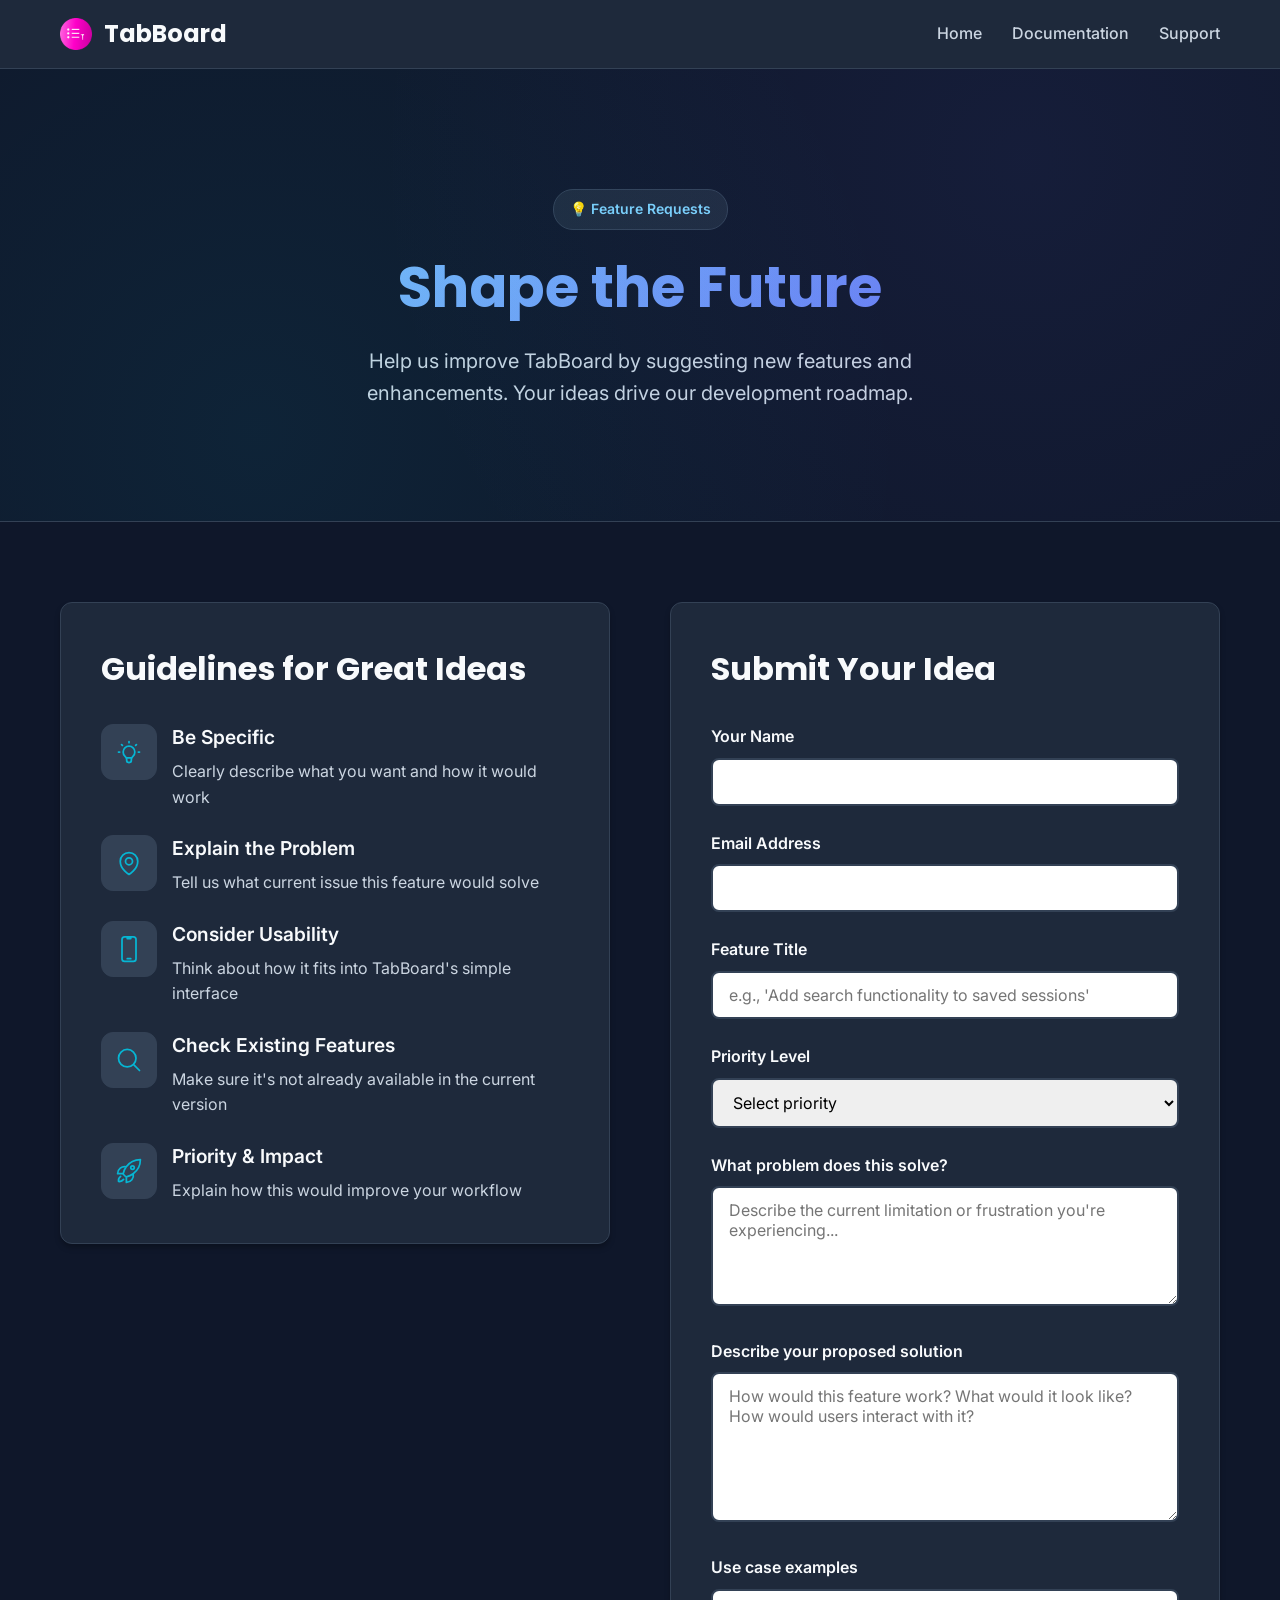
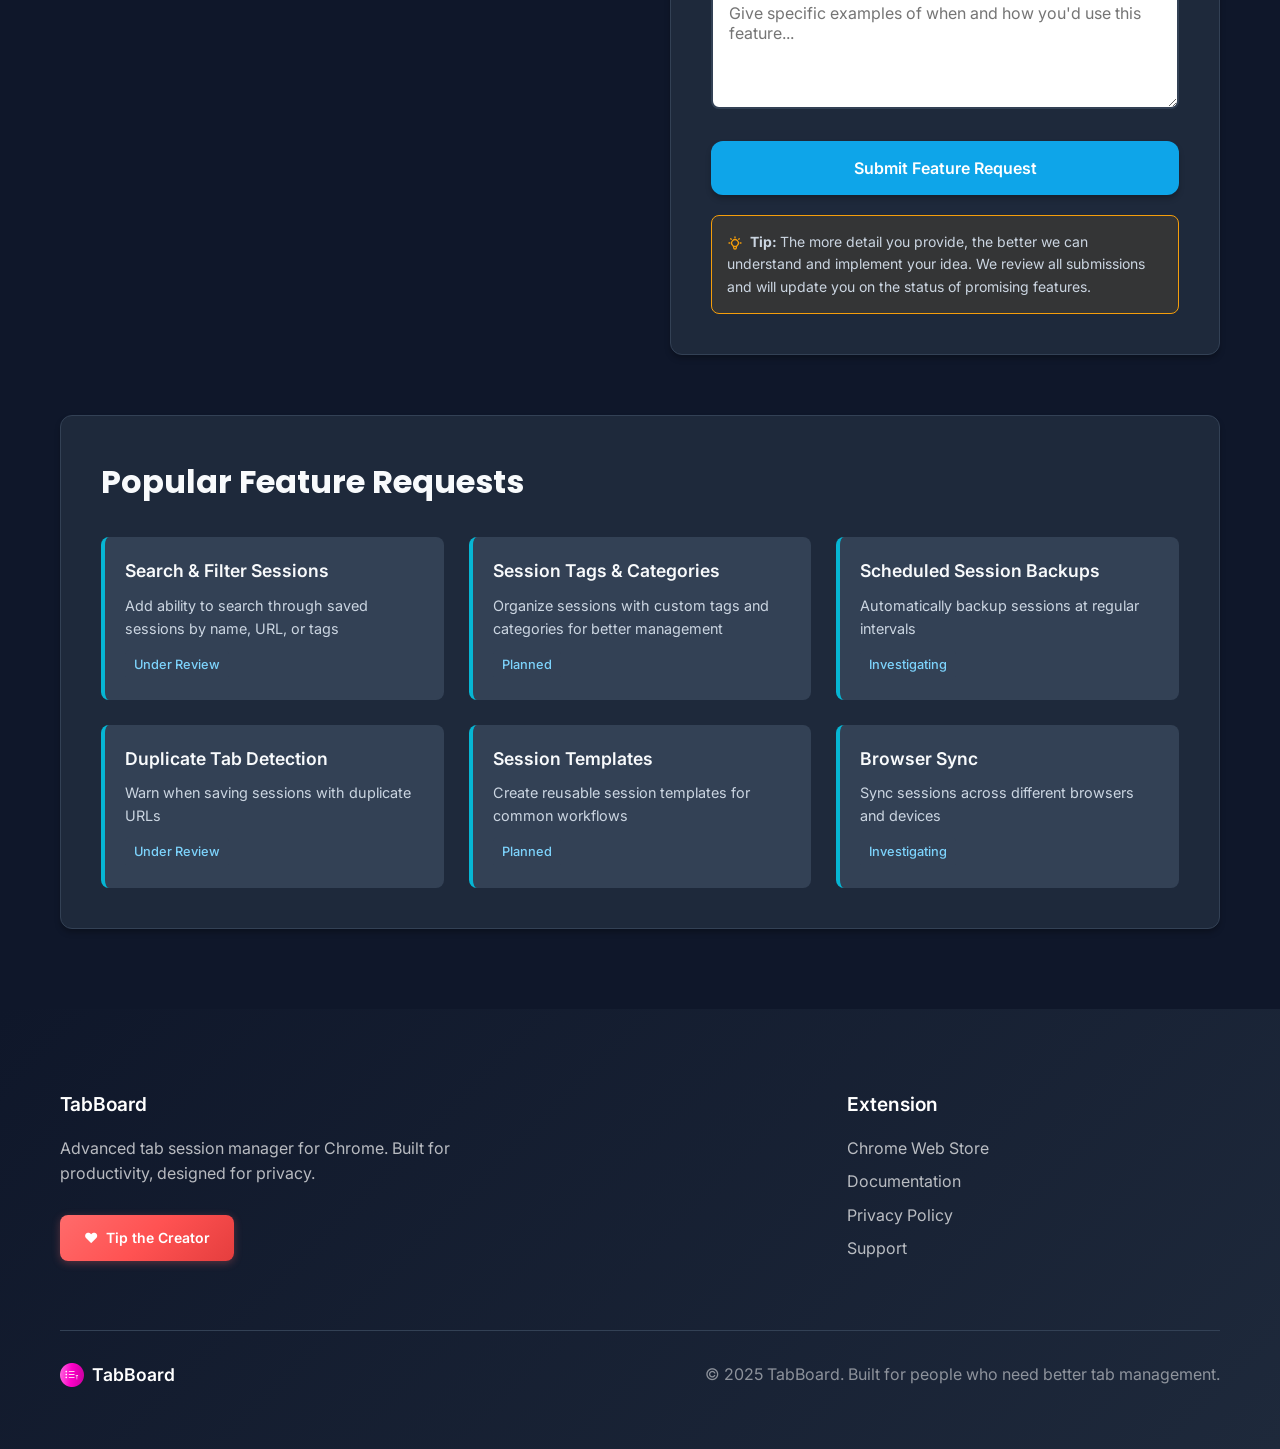
<file: feature-requests.html>
<!DOCTYPE html>
<html lang="en">
<head>
    <meta charset="UTF-8">
    <meta name="viewport" content="width=device-width, initial-scale=1.0">
    <title>TabBoard - Feature Requests</title>
    
    <!-- Favicon -->
    <link rel="icon" type="image/png" sizes="16x16" href="assets/tabboard-icon-16.png">
    <link rel="shortcut icon" href="assets/tabboard-icon-16.png">
    
    <!-- Fonts -->
    <link href="https://fonts.googleapis.com/css2?family=Poppins:wght@400;500;600;700;800;900&family=Inter:wght@300;400;500;600;700&display=swap" rel="stylesheet">
    
    <style>
        :root {
            /* Syntax Theme - Dark Feature Requests Colors */
            --primary-color: #7dd3fc;        /* sky-300 */
            --primary-dark: #0ea5e9;         /* sky-500 */
            --secondary-color: #6366f1;      /* indigo-500 */
            --accent-color: #06b6d4;         /* cyan-500 */
            --warning-color: #f59e0b;        /* amber-500 */
            --text-dark: #f8fafc;            /* slate-50 - inverted for dark theme */
            --text-light: #cbd5e1;           /* slate-300 */
            --text-muted: #64748b;           /* slate-500 */
            --light-gray: #f1f5f9;           /* slate-100 */
            --dark-bg: #0f172a;             /* slate-900 */
            --dark-secondary: #1e293b;       /* slate-800 */
            --dark-tertiary: #334155;        /* slate-700 */
            --border-color: #334155;         /* slate-700 */
            --shadow-md: 0 4px 6px -1px rgba(0, 0, 0, 0.3);
            --gradient-1: linear-gradient(135deg, #7dd3fc 0%, #0ea5e9 100%);
            --gradient-2: linear-gradient(135deg, #06b6d4 0%, #6366f1 100%);
        }
        
        * {
            margin: 0;
            padding: 0;
            box-sizing: border-box;
        }
        
        body {
            font-family: 'Inter', -apple-system, BlinkMacSystemFont, 'Segoe UI', sans-serif;
            line-height: 1.6;
            color: var(--text-dark);
            background: var(--dark-bg);
        }
        
        .container {
            max-width: 1200px;
            margin: 0 auto;
            padding: 0 20px;
        }
        
        /* Header */
        .header {
            background: var(--dark-secondary);
            border-bottom: 1px solid var(--border-color);
            padding: 15px 0;
            position: sticky;
            top: 0;
            z-index: 100;
        }
        
        .nav {
            display: flex;
            justify-content: space-between;
            align-items: center;
        }
        
        .logo {
            display: flex;
            align-items: center;
            gap: 12px;
            font-size: 24px;
            font-weight: 700;
            color: var(--text-dark);
            text-decoration: none;
            font-family: 'Poppins', sans-serif;
        }
        
        .logo-icon {
            width: 32px;
            height: 32px;
            display: flex;
            align-items: center;
            justify-content: center;
        }
        
        .logo-icon img {
            width: 32px;
            height: 32px;
            object-fit: contain;
        }
        
        .nav-links {
            display: flex;
            gap: 30px;
            align-items: center;
        }
        
        .nav-links a {
            color: var(--text-light);
            text-decoration: none;
            font-weight: 500;
            transition: color 0.3s ease;
        }
        
        .nav-links a:hover {
            color: var(--primary-dark);
        }
        
        /* Feature Requests Content */
        .feature-hero {
            background: var(--dark-bg);
            color: var(--text-dark);
            padding: 120px 0 80px;
            text-align: center;
            position: relative;
            border-bottom: 1px solid var(--border-color);
        }
        
        .feature-hero::before {
            content: '';
            position: absolute;
            top: 0;
            left: 0;
            right: 0;
            bottom: 0;
            background: radial-gradient(circle at 80% 20%, rgba(99, 102, 241, 0.08) 0%, transparent 60%),
                        radial-gradient(circle at 20% 80%, rgba(6, 182, 212, 0.08) 0%, transparent 60%);
            pointer-events: none;
        }
        
        .feature-hero h1 {
            font-size: 3.5rem;
            font-weight: 700;
            margin-bottom: 24px;
            font-family: 'Poppins', sans-serif;
            background: linear-gradient(135deg, var(--primary-color) 0%, var(--secondary-color) 100%);
            -webkit-background-clip: text;
            -webkit-text-fill-color: transparent;
            background-clip: text;
            line-height: 1.2;
        }
        
        .feature-hero p {
            font-size: 1.25rem;
            color: var(--text-light);
            max-width: 600px;
            margin: 0 auto 32px;
            line-height: 1.6;
        }
        
        .feature-hero-badge {
            display: inline-block;
            background: var(--dark-secondary);
            color: var(--primary-color);
            padding: 8px 16px;
            border-radius: 20px;
            font-size: 0.875rem;
            font-weight: 600;
            margin-bottom: 24px;
            border: 1px solid var(--border-color);
        }
        
        .feature-content {
            padding: 80px 0;
        }
        
        .feature-grid {
            display: grid;
            grid-template-columns: 1fr 1fr;
            gap: 60px;
        }
        
        .feature-info {
            background: var(--dark-secondary);
            border-radius: 12px;
            padding: 40px;
            box-shadow: var(--shadow-md);
            border: 1px solid var(--border-color);
            height: fit-content;
        }
        
        .feature-info h2 {
            font-size: 2rem;
            font-weight: 700;
            margin-bottom: 30px;
            color: var(--text-dark);
            font-family: 'Poppins', sans-serif;
        }
        
        .feature-guidelines {
            display: flex;
            flex-direction: column;
            gap: 25px;
        }
        
        .guideline {
            display: flex;
            align-items: flex-start;
            gap: 15px;
        }
        
        .guideline-icon {
            width: 56px;
            height: 56px;
            background: var(--dark-tertiary);
            border-radius: 12px;
            display: flex;
            align-items: center;
            justify-content: center;
            font-size: 1.2rem;
            color: white;
            flex-shrink: 0;
            border: 1px solid var(--border-color);
        }
        
        .guideline-icon svg {
            width: 28px;
            height: 28px;
            color: var(--accent-color);
            stroke-width: 1.5;
        }
        
        .guideline-content h3 {
            font-size: 1.2rem;
            font-weight: 600;
            margin-bottom: 8px;
            color: var(--text-dark);
            line-height: 1.4;
        }
        
        .guideline-content p {
            color: var(--text-light);
            font-size: 1rem;
            line-height: 1.6;
        }
        
        .feature-form {
            background: var(--dark-secondary);
            border-radius: 12px;
            padding: 40px;
            box-shadow: var(--shadow-md);
            border: 1px solid var(--border-color);
        }
        
        .feature-form h2 {
            font-size: 2rem;
            font-weight: 700;
            margin-bottom: 30px;
            color: var(--text-dark);
            font-family: 'Poppins', sans-serif;
        }
        
        .form-group {
            margin-bottom: 25px;
        }
        
        .form-group label {
            display: block;
            font-weight: 600;
            margin-bottom: 8px;
            color: var(--text-dark);
        }
        
        .form-group input,
        .form-group select,
        .form-group textarea {
            width: 100%;
            padding: 12px 16px;
            border: 2px solid var(--border-color);
            border-radius: 8px;
            font-size: 16px;
            transition: border-color 0.3s ease;
            font-family: inherit;
        }
        
        .form-group input:focus,
        .form-group select:focus,
        .form-group textarea:focus {
            outline: none;
            border-color: var(--accent-color);
        }
        
        .form-group textarea {
            height: 120px;
            resize: vertical;
        }
        
        .form-group .large-textarea {
            height: 150px;
        }
        
        .form-submit {
            background: var(--primary-dark);
            color: white;
            padding: 16px 32px;
            border: 1px solid transparent;
            border-radius: 12px;
            font-size: 16px;
            font-weight: 600;
            cursor: pointer;
            transition: all 0.3s ease;
            width: 100%;
            font-family: 'Inter', sans-serif;
            box-shadow: var(--shadow-md);
        }
        
        .form-submit:hover {
            background: var(--primary-color);
            border-color: transparent;
            transform: translateY(-1px);
            box-shadow: var(--shadow-lg);
        }
        
        .form-note {
            margin-top: 20px;
            padding: 15px;
            background: rgba(245, 158, 11, 0.1);
            border: 1px solid var(--warning-color);
            border-radius: 8px;
            color: var(--text-light);
            font-size: 14px;
        }
        
        .inline-icon {
            width: 16px;
            height: 16px;
            display: inline-block;
            vertical-align: middle;
            margin-right: 4px;
            color: var(--warning-color);
        }
        
        .popular-requests {
            background: var(--dark-secondary);
            border-radius: 12px;
            padding: 40px;
            box-shadow: var(--shadow-md);
            border: 1px solid var(--border-color);
            margin-top: 60px;
        }
        
        .popular-requests h2 {
            font-size: 2rem;
            font-weight: 700;
            margin-bottom: 30px;
            color: var(--text-dark);
            font-family: 'Poppins', sans-serif;
        }
        
        .request-list {
            display: grid;
            grid-template-columns: repeat(auto-fit, minmax(300px, 1fr));
            gap: 25px;
        }
        
        .request-item {
            background: var(--dark-tertiary);
            border-radius: 8px;
            padding: 20px;
            border-left: 4px solid var(--accent-color);
        }
        
        .request-item h3 {
            font-size: 1.1rem;
            font-weight: 600;
            margin-bottom: 8px;
            color: var(--text-dark);
        }
        
        .request-item p {
            color: var(--text-light);
            font-size: 0.9rem;
        }
        
        .request-status {
            margin-top: 10px;
            padding: 4px 8px;
            background: var(--dark-tertiary);
            color: var(--primary-color);
            border-radius: 4px;
            font-size: 0.8rem;
            font-weight: 500;
            border: 1px solid var(--border-color);
            display: inline-block;
        }
        
        /* Footer styles are now handled by components/footer-include.js */
        
        @media (max-width: 768px) {
            .feature-hero h1 {
                font-size: 2rem;
            }
            
            .feature-grid {
                grid-template-columns: 1fr;
                gap: 30px;
            }
            
            .feature-info,
            .feature-form {
                padding: 30px 20px;
            }
            
            .nav-links {
                display: none;
            }
        }
    </style>
    <script async src="https://pagead2.googlesyndication.com/pagead/js/adsbygoogle.js?client=ca-pub-9067032784904757"
         crossorigin="anonymous"></script>
</head>
<body>
    <header class="header">
        <nav class="nav container">
            <a href="index.html" class="logo">
                <div class="logo-icon">
                    <img src="assets/tabboard-icon-48.png" alt="TabBoard Logo">
                </div>
                TabBoard
            </a>
            <div class="nav-links">
                <a href="index.html">Home</a>
                <a href="documentation.html">Documentation</a>
                <a href="support.html">Support</a>
            </div>
        </nav>
    </header>

    <section class="feature-hero">
        <div class="container">
            <div class="feature-hero-badge">💡 Feature Requests</div>
            <h1>Shape the Future</h1>
            <p>Help us improve TabBoard by suggesting new features and enhancements. Your ideas drive our development roadmap.</p>
        </div>
    </section>

    <section class="feature-content">
        <div class="container">
            <div class="feature-grid">
                <div class="feature-info">
                    <h2>Guidelines for Great Ideas</h2>
                    <div class="feature-guidelines">
                        <div class="guideline">
                            <div class="guideline-icon">
                                <svg class="w-6 h-6" fill="none" viewBox="0 0 24 24" stroke="currentColor" stroke-width="2">
                                    <path stroke-linecap="round" stroke-linejoin="round" d="M9.663 17h4.673M12 3v1m6.364 1.636l-.707.707M21 12h-1M4 12H3m3.343-5.657l-.707-.707m2.828 9.9a5 5 0 117.072 0l-.548.547A3.374 3.374 0 0014 18.469V19a2 2 0 11-4 0v-.531c0-.895-.356-1.754-.988-2.386l-.548-.547z" />
                                </svg>
                            </div>
                            <div class="guideline-content">
                                <h3>Be Specific</h3>
                                <p>Clearly describe what you want and how it would work</p>
                            </div>
                        </div>
                        
                        <div class="guideline">
                            <div class="guideline-icon">
                                <svg class="w-6 h-6" fill="none" viewBox="0 0 24 24" stroke="currentColor" stroke-width="2">
                                    <path stroke-linecap="round" stroke-linejoin="round" d="M15 10.5a3 3 0 11-6 0 3 3 0 016 0z" />
                                    <path stroke-linecap="round" stroke-linejoin="round" d="M19.5 10.5c0 7.142-7.5 11.25-7.5 11.25S4.5 17.642 4.5 10.5a7.5 7.5 0 1115 0z" />
                                </svg>
                            </div>
                            <div class="guideline-content">
                                <h3>Explain the Problem</h3>
                                <p>Tell us what current issue this feature would solve</p>
                            </div>
                        </div>
                        
                        <div class="guideline">
                            <div class="guideline-icon">
                                <svg class="w-6 h-6" fill="none" viewBox="0 0 24 24" stroke="currentColor" stroke-width="2">
                                    <path stroke-linecap="round" stroke-linejoin="round" d="M10.5 1.5H8.25A2.25 2.25 0 006 3.75v16.5a2.25 2.25 0 002.25 2.25h7.5A2.25 2.25 0 0018 20.25V3.75a2.25 2.25 0 00-2.25-2.25H13.5m-3 0V3h3V1.5m-3 0h3m-3 18.75h3" />
                                </svg>
                            </div>
                            <div class="guideline-content">
                                <h3>Consider Usability</h3>
                                <p>Think about how it fits into TabBoard's simple interface</p>
                            </div>
                        </div>
                        
                        <div class="guideline">
                            <div class="guideline-icon">
                                <svg class="w-6 h-6" fill="none" viewBox="0 0 24 24" stroke="currentColor" stroke-width="2">
                                    <path stroke-linecap="round" stroke-linejoin="round" d="M21 21l-5.197-5.197m0 0A7.5 7.5 0 105.196 5.196a7.5 7.5 0 0010.607 10.607z" />
                                </svg>
                            </div>
                            <div class="guideline-content">
                                <h3>Check Existing Features</h3>
                                <p>Make sure it's not already available in the current version</p>
                            </div>
                        </div>
                        
                        <div class="guideline">
                            <div class="guideline-icon">
                                <svg class="w-6 h-6" fill="none" viewBox="0 0 24 24" stroke="currentColor" stroke-width="2">
                                    <path stroke-linecap="round" stroke-linejoin="round" d="M15.59 14.37a6 6 0 01-5.84 7.38v-4.8m5.84-2.58a14.98 14.98 0 006.16-12.12A14.98 14.98 0 009.631 8.41m5.96 5.96a14.926 14.926 0 01-5.841 2.58m-.119-8.54a6 6 0 00-7.381 5.84h4.8m2.581-5.84a14.927 14.927 0 00-2.58 5.84m2.699 2.7c-.103.021-.207.041-.311.06a15.09 15.09 0 01-2.448-2.448 14.9 14.9 0 01.06-.312m-2.24 2.39a4.493 4.493 0 00-1.757 4.306 4.493 4.493 0 004.306-1.758M16.5 9a1.5 1.5 0 11-3 0 1.5 1.5 0 013 0z" />
                                </svg>
                            </div>
                            <div class="guideline-content">
                                <h3>Priority & Impact</h3>
                                <p>Explain how this would improve your workflow</p>
                            </div>
                        </div>
                    </div>
                </div>

                <div class="feature-form">
                    <h2>Submit Your Idea</h2>
                    <form action="#" method="POST">
                        <div class="form-group">
                            <label for="name">Your Name</label>
                            <input type="text" id="name" name="name" required>
                        </div>
                        
                        <div class="form-group">
                            <label for="email">Email Address</label>
                            <input type="email" id="email" name="email" required>
                        </div>
                        
                        <div class="form-group">
                            <label for="feature-title">Feature Title</label>
                            <input type="text" id="feature-title" name="feature-title" placeholder="e.g., 'Add search functionality to saved sessions'" required>
                        </div>
                        
                        <div class="form-group">
                            <label for="priority">Priority Level</label>
                            <select id="priority" name="priority" required>
                                <option value="">Select priority</option>
                                <option value="low">Low - Nice to have</option>
                                <option value="medium">Medium - Would be useful</option>
                                <option value="high">High - Really needed</option>
                                <option value="critical">Critical - Blocking workflow</option>
                            </select>
                        </div>
                        
                        <div class="form-group">
                            <label for="problem">What problem does this solve?</label>
                            <textarea id="problem" name="problem" placeholder="Describe the current limitation or frustration you're experiencing..." required></textarea>
                        </div>
                        
                        <div class="form-group">
                            <label for="solution">Describe your proposed solution</label>
                            <textarea id="solution" name="solution" class="large-textarea" placeholder="How would this feature work? What would it look like? How would users interact with it?" required></textarea>
                        </div>
                        
                        <div class="form-group">
                            <label for="use-case">Use case examples</label>
                            <textarea id="use-case" name="use-case" placeholder="Give specific examples of when and how you'd use this feature..."></textarea>
                        </div>
                        
                        <button type="submit" class="form-submit">Submit Feature Request</button>
                        
                        <div class="form-note">
                            <strong>
                                <svg class="inline-icon" fill="none" viewBox="0 0 24 24" stroke="currentColor" stroke-width="2">
                                    <path stroke-linecap="round" stroke-linejoin="round" d="M9.663 17h4.673M12 3v1m6.364 1.636l-.707.707M21 12h-1M4 12H3m3.343-5.657l-.707-.707m2.828 9.9a5 5 0 117.072 0l-.548.547A3.374 3.374 0 0014 18.469V19a2 2 0 11-4 0v-.531c0-.895-.356-1.754-.988-2.386l-.548-.547z" />
                                </svg>
                                Tip:
                            </strong> The more detail you provide, the better we can understand and implement your idea. We review all submissions and will update you on the status of promising features.
                        </div>
                    </form>
                </div>
            </div>
            
            <div class="popular-requests">
                <h2>Popular Feature Requests</h2>
                <div class="request-list">
                    <div class="request-item">
                        <h3>Search & Filter Sessions</h3>
                        <p>Add ability to search through saved sessions by name, URL, or tags</p>
                        <span class="request-status">Under Review</span>
                    </div>
                    
                    <div class="request-item">
                        <h3>Session Tags & Categories</h3>
                        <p>Organize sessions with custom tags and categories for better management</p>
                        <span class="request-status">Planned</span>
                    </div>
                    
                    <div class="request-item">
                        <h3>Scheduled Session Backups</h3>
                        <p>Automatically backup sessions at regular intervals</p>
                        <span class="request-status">Investigating</span>
                    </div>
                    
                    <div class="request-item">
                        <h3>Duplicate Tab Detection</h3>
                        <p>Warn when saving sessions with duplicate URLs</p>
                        <span class="request-status">Under Review</span>
                    </div>
                    
                    <div class="request-item">
                        <h3>Session Templates</h3>
                        <p>Create reusable session templates for common workflows</p>
                        <span class="request-status">Planned</span>
                    </div>
                    
                    <div class="request-item">
                        <h3>Browser Sync</h3>
                        <p>Sync sessions across different browsers and devices</p>
                        <span class="request-status">Investigating</span>
                    </div>
                </div>
            </div>
        </div>
    </section>
    
    <!-- Footer Component -->
    <script src="components/footer-include.js"></script>

    <script src="components/mobile-menu-include.js"></script>
</body>
</html>
</file>
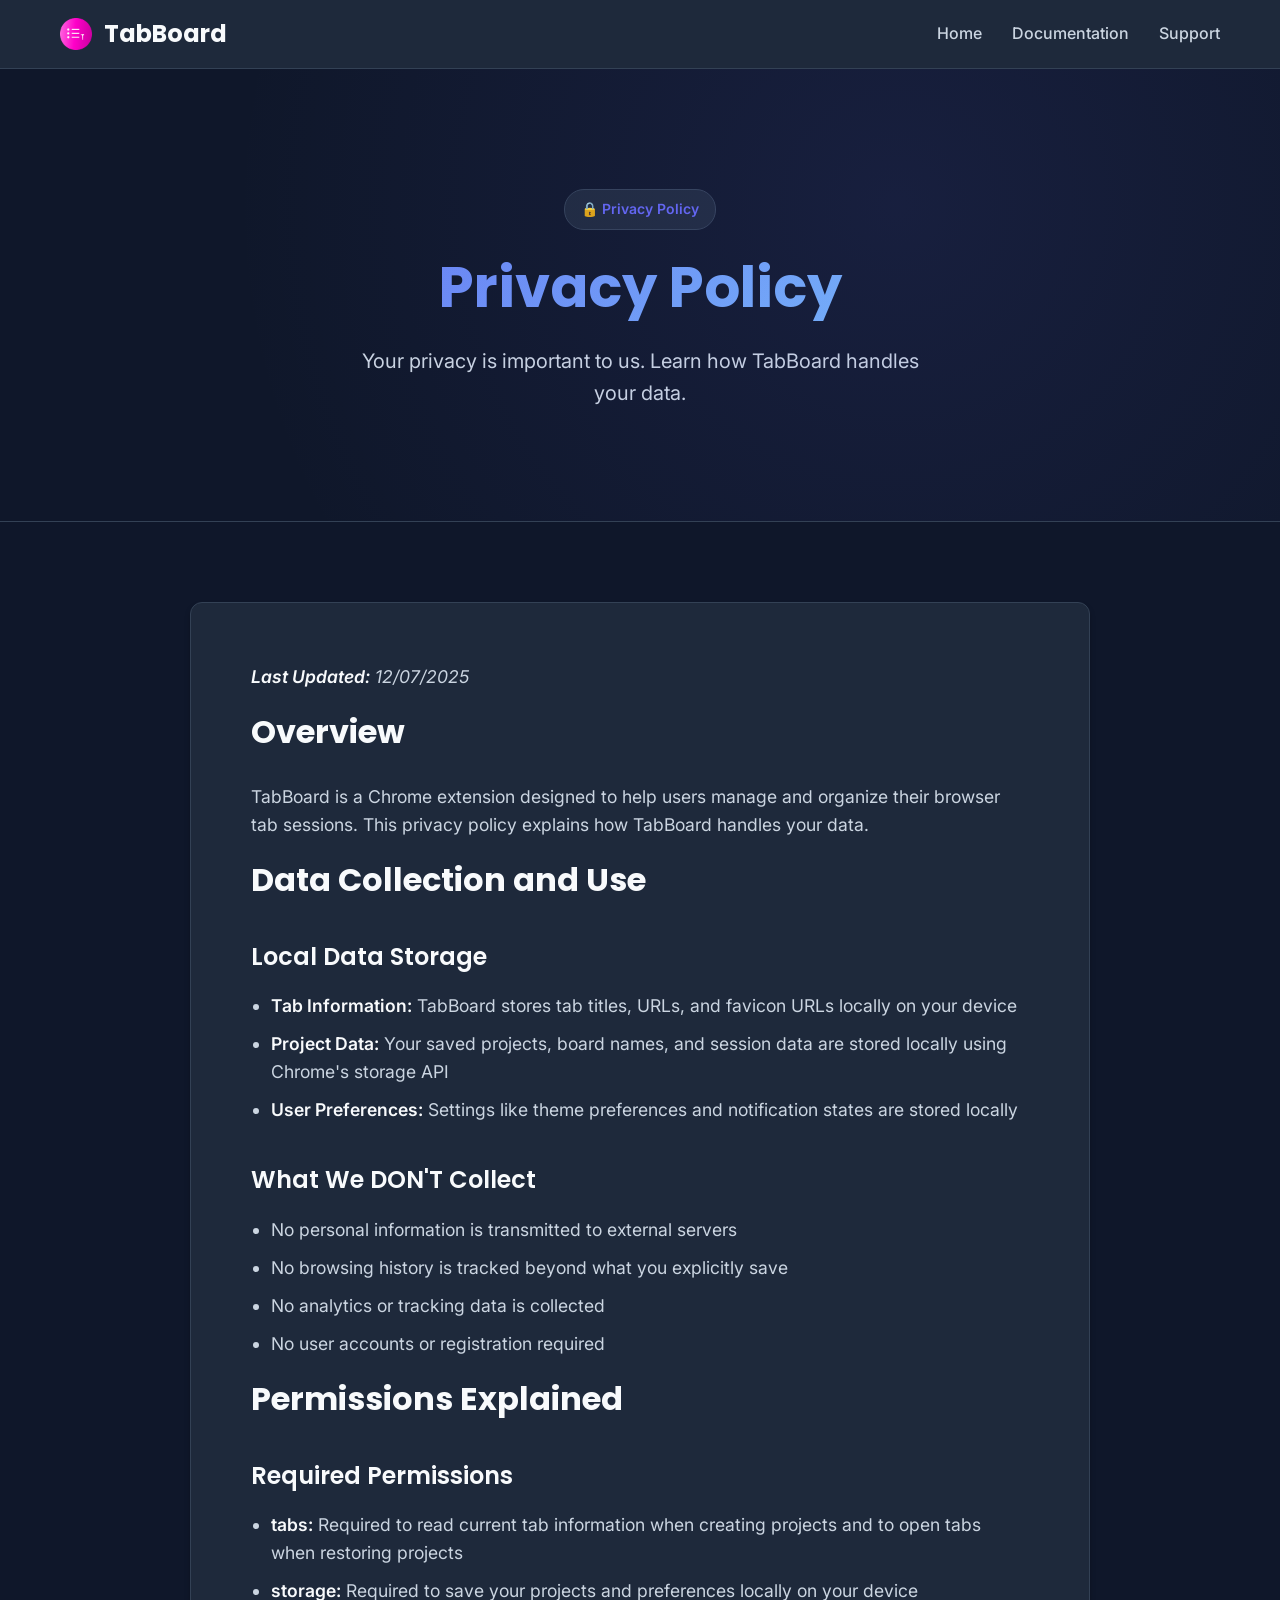
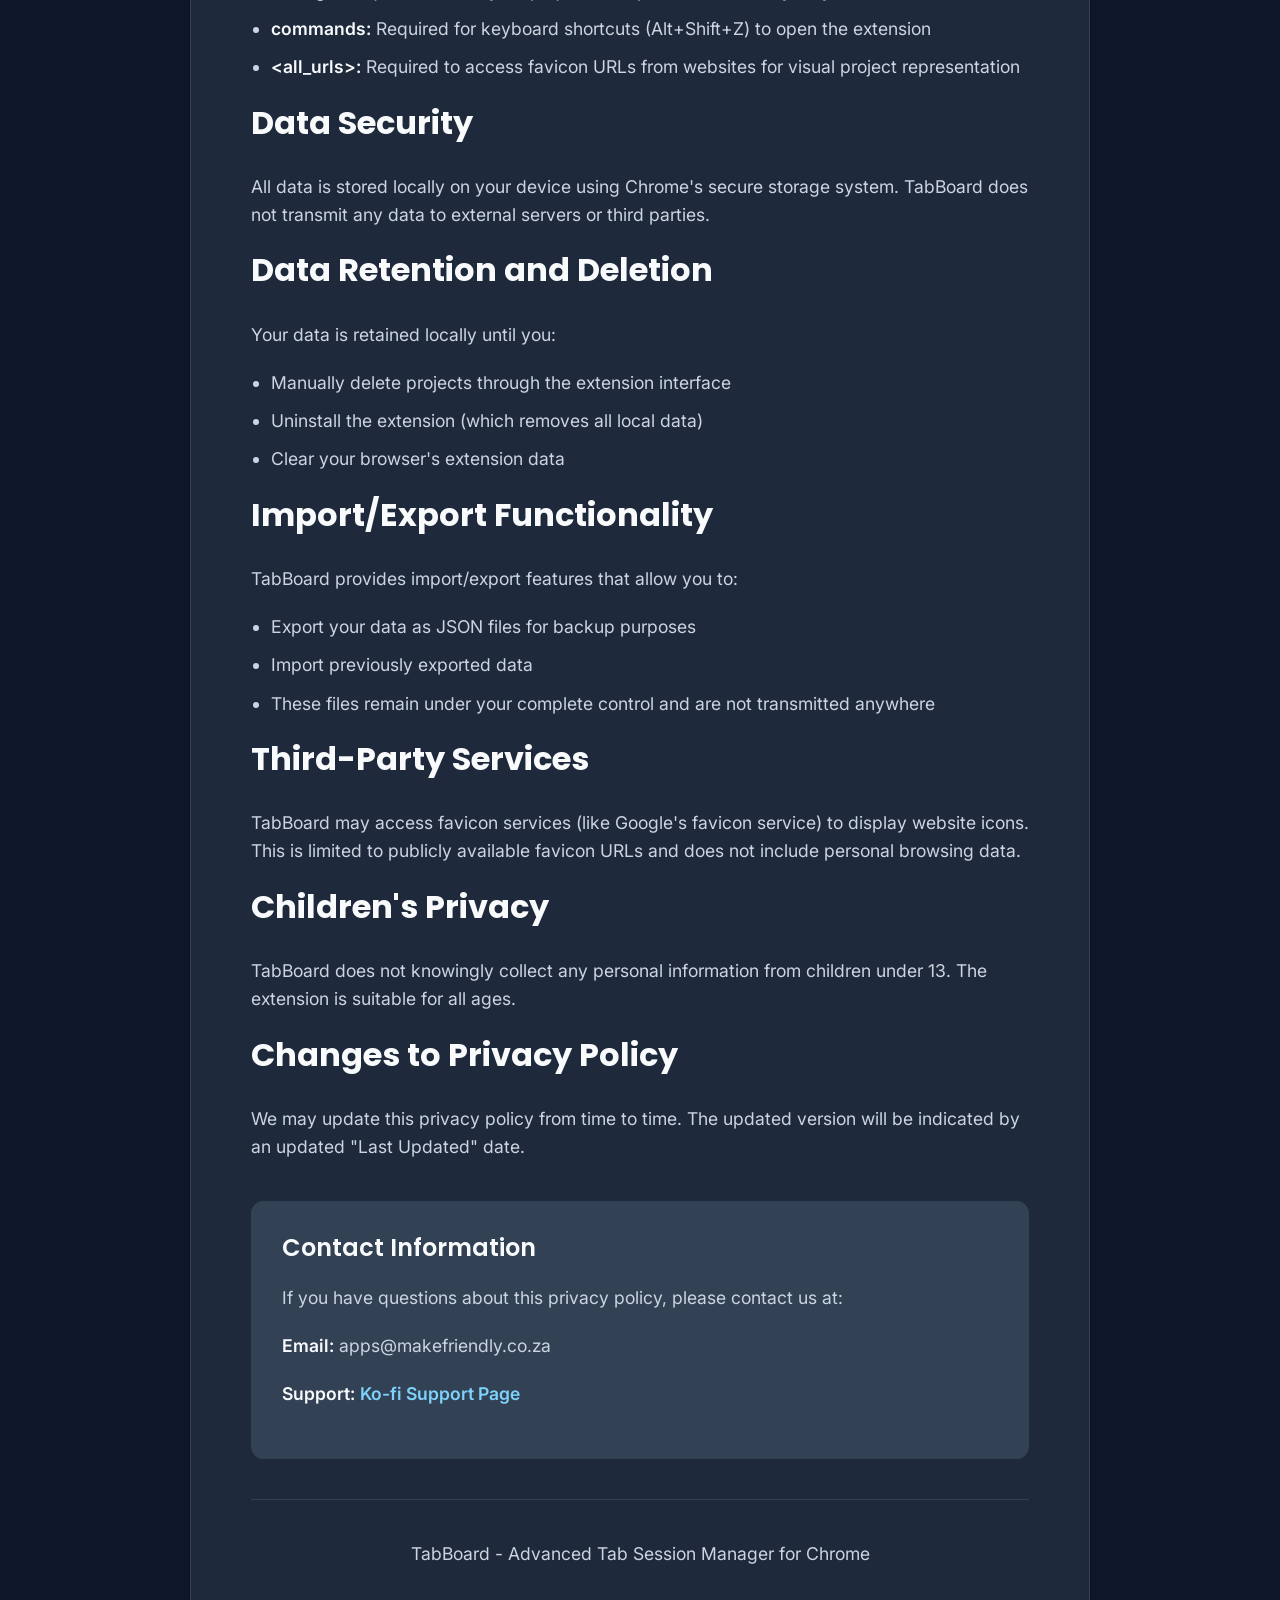
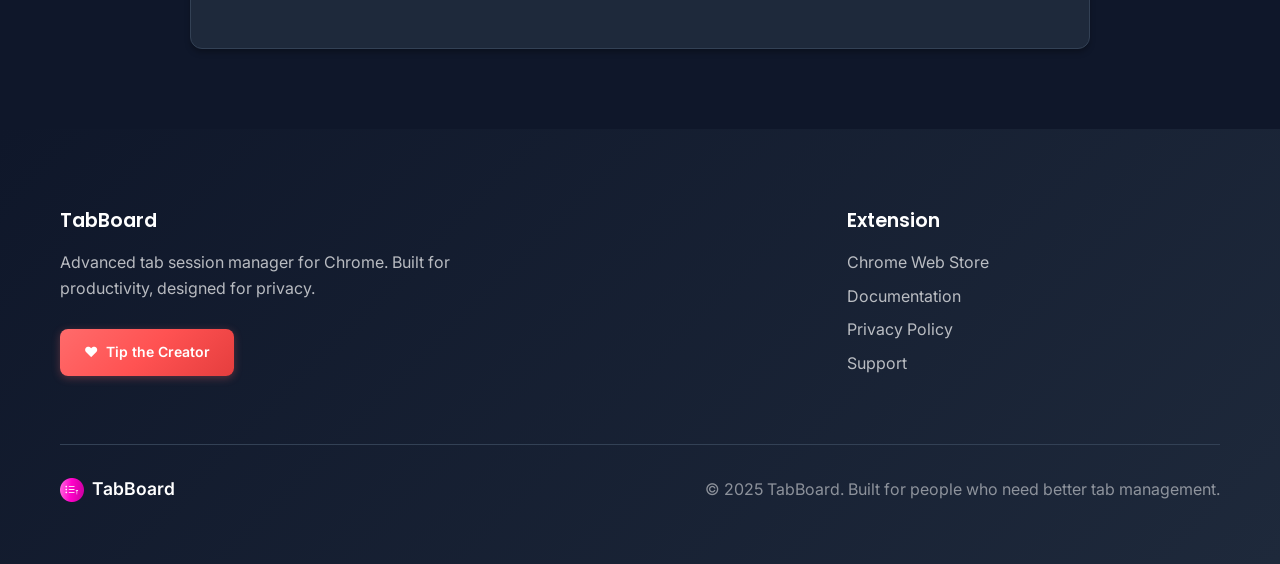
<file: privacy-policy.html>
<!DOCTYPE html>
<html lang="en">
<head>
    <meta charset="UTF-8">
    <meta name="viewport" content="width=device-width, initial-scale=1.0">
    <title>TabBoard - Privacy Policy</title>
    
    <!-- Favicon -->
    <link rel="icon" type="image/png" sizes="16x16" href="assets/tabboard-icon-16.png">
    <link rel="shortcut icon" href="assets/tabboard-icon-16.png">
    
    <!-- Fonts -->
    <link href="https://fonts.googleapis.com/css2?family=Poppins:wght@400;500;600;700;800;900&family=Inter:wght@300;400;500;600;700&display=swap" rel="stylesheet">
    
    <style>
        :root {
            /* Syntax Theme - Dark Privacy Colors */
            --primary-color: #7dd3fc;        /* sky-300 */
            --primary-dark: #0ea5e9;         /* sky-500 */
            --secondary-color: #6366f1;      /* indigo-500 */
            --accent-color: #06b6d4;         /* cyan-500 */
            --success-color: #10b981;        /* emerald-500 */
            --warning-color: #f59e0b;        /* amber-500 */
            --danger-color: #ef4444;         /* red-500 */
            --dark-bg: #0f172a;             /* slate-900 */
            --dark-secondary: #1e293b;       /* slate-800 */
            --dark-tertiary: #334155;        /* slate-700 */
            --light-gray: #f1f5f9;           /* slate-100 */
            --medium-gray: #64748b;          /* slate-500 */
            --text-dark: #f8fafc;            /* slate-50 - inverted for dark theme */
            --text-light: #cbd5e1;           /* slate-300 */
            --text-muted: #64748b;           /* slate-500 */
            --border-color: #334155;         /* slate-700 */
            --gradient-1: linear-gradient(135deg, #7dd3fc 0%, #0ea5e9 100%);  /* Sky gradient */
            --gradient-2: linear-gradient(135deg, #06b6d4 0%, #6366f1 100%);  /* Cyan-Indigo gradient */
            --shadow-sm: 0 1px 2px 0 rgba(0, 0, 0, 0.2);
            --shadow-md: 0 4px 6px -1px rgba(0, 0, 0, 0.3);
            --shadow-lg: 0 10px 15px -3px rgba(0, 0, 0, 0.4);
            --shadow-xl: 0 20px 25px -5px rgba(0, 0, 0, 0.5);
        }
        
        * {
            margin: 0;
            padding: 0;
            box-sizing: border-box;
        }
        
        body {
            font-family: 'Inter', -apple-system, BlinkMacSystemFont, 'Segoe UI', sans-serif;
            line-height: 1.6;
            color: var(--text-dark);
            background: var(--dark-bg);
            overflow-x: hidden;
        }
        
        /* Typography */
        h1, h2, h3, h4, h5, h6 {
            font-family: 'Poppins', sans-serif;
            font-weight: 600;
            line-height: 1.3;
        }
        
        h1 {
            font-weight: 800;
        }
        
        h2 {
            font-weight: 700;
        }
        
        h3 {
            font-weight: 600;
        }
        
        .container {
            max-width: 1200px;
            margin: 0 auto;
            padding: 0 20px;
        }
        
        /* Header */
        .header {
            background: var(--dark-secondary);
            border-bottom: 1px solid var(--border-color);
            padding: 15px 0;
            position: sticky;
            top: 0;
            z-index: 100;
            backdrop-filter: blur(10px);
        }
        
        .nav {
            display: flex;
            justify-content: space-between;
            align-items: center;
        }
        
        .logo {
            display: flex;
            align-items: center;
            gap: 12px;
            font-size: 24px;
            font-weight: 700;
            color: var(--text-dark);
            text-decoration: none;
            font-family: 'Poppins', sans-serif;
        }
        
        .logo-icon img {
            width: 32px;
            height: 32px;
        }
        
        .nav-links {
            display: flex;
            gap: 30px;
            align-items: center;
        }
        
        .nav-links a {
            color: var(--text-light);
            text-decoration: none;
            font-weight: 500;
            transition: color 0.3s ease;
        }
        
        .nav-links a:hover {
            color: var(--primary-dark);
        }
        
        /* Privacy Policy Content */
        .privacy-hero {
            background: var(--dark-bg);
            color: var(--text-dark);
            padding: 120px 0 80px;
            text-align: center;
            position: relative;
            border-bottom: 1px solid var(--border-color);
        }
        
        .privacy-hero::before {
            content: '';
            position: absolute;
            top: 0;
            left: 0;
            right: 0;
            bottom: 0;
            background: radial-gradient(circle at 70% 30%, rgba(99, 102, 241, 0.1) 0%, transparent 70%);
            pointer-events: none;
        }
        
        .privacy-hero h1 {
            font-size: 3.5rem;
            font-weight: 700;
            margin-bottom: 24px;
            font-family: 'Poppins', sans-serif;
            background: linear-gradient(135deg, var(--secondary-color) 0%, var(--primary-color) 100%);
            -webkit-background-clip: text;
            -webkit-text-fill-color: transparent;
            background-clip: text;
            line-height: 1.2;
        }
        
        .privacy-hero p {
            font-size: 1.25rem;
            color: var(--text-light);
            max-width: 600px;
            margin: 0 auto 32px;
            line-height: 1.6;
        }
        
        .privacy-hero-badge {
            display: inline-block;
            background: var(--dark-secondary);
            color: var(--secondary-color);
            padding: 8px 16px;
            border-radius: 20px;
            font-size: 0.875rem;
            font-weight: 600;
            margin-bottom: 24px;
            border: 1px solid var(--border-color);
        }
        
        .privacy-content {
            padding: 80px 0;
        }
        
        .privacy-document {
            background: var(--dark-secondary);
            border-radius: 12px;
            padding: 60px;
            box-shadow: var(--shadow-md);
            max-width: 900px;
            margin: 0 auto;
            border: 1px solid var(--border-color);
        }
        
        .privacy-document h2 {
            font-size: 2rem;
            font-weight: 700;
            margin-bottom: 30px;
            color: var(--text-dark);
            font-family: 'Poppins', sans-serif;
        }
        
        .privacy-document h3 {
            font-size: 1.5rem;
            font-weight: 600;
            margin-bottom: 20px;
            margin-top: 40px;
            color: var(--text-dark);
            font-family: 'Poppins', sans-serif;
        }
        
        .privacy-document p {
            color: var(--text-light);
            margin-bottom: 20px;
            font-size: 1.1rem;
        }
        
        .privacy-document ul {
            margin-bottom: 20px;
            padding-left: 20px;
        }
        
        .privacy-document li {
            color: var(--text-light);
            margin-bottom: 10px;
            font-size: 1.1rem;
        }
        
        .privacy-document strong {
            color: var(--text-dark);
            font-weight: 600;
        }
        
        .contact-section {
            background: var(--dark-tertiary);
            border-radius: 12px;
            padding: 30px;
            margin-top: 40px;
            border-left: 4px solid var(--accent-color);
            border: 1px solid var(--border-color);
        }
        
        .contact-section h3 {
            margin-top: 0;
            color: var(--text-dark);
        }
        
        .contact-section a {
            color: var(--primary-color);
            text-decoration: none;
            font-weight: 600;
        }
        
        .contact-section a:hover {
            text-decoration: underline;
        }
        
        .last-updated {
            color: var(--text-light);
            font-style: italic;
            margin-bottom: 40px;
            font-size: 1rem;
        }
        
        .footer-note {
            text-align: center;
            margin-top: 40px;
            padding-top: 40px;
            border-top: 1px solid var(--border-color);
            color: var(--text-light);
            font-size: 0.9rem;
        }
        
        @media (max-width: 768px) {
            .privacy-hero {
                padding: 80px 0 60px;
            }
            
            .privacy-hero h1 {
                font-size: 2.5rem;
            }
            
            .privacy-hero p {
                font-size: 1.125rem;
            }
            
            .privacy-document {
                padding: 40px 30px;
            }
            
            .privacy-document h2 {
                font-size: 1.5rem;
            }
            
            .privacy-document h3 {
                font-size: 1.25rem;
            }
            
            .nav-links {
                display: none;
            }
            
            .mobile-menu-toggle {
                display: block;
            }
            
            .container {
                padding: 0 20px;
            }
        }
        
        /* Smooth scrolling */
        html {
            scroll-behavior: smooth;
        }
    </style>
    <script async src="https://pagead2.googlesyndication.com/pagead/js/adsbygoogle.js?client=ca-pub-9067032784904757"
         crossorigin="anonymous"></script>
</head>
<body>
    <header class="header">
        <nav class="nav container">
            <a href="index.html" class="logo">
                <div class="logo-icon">
                    <img src="assets/tabboard-icon-48.png" alt="TabBoard Logo">
                </div>
                TabBoard
            </a>
            <div class="nav-links">
                <a href="index.html">Home</a>
                <a href="documentation.html">Documentation</a>
                <a href="support.html">Support</a>
            </div>
            <button class="mobile-menu-toggle" aria-label="Open menu">
                ☰
            </button>
        </nav>
        
        </div>
    </header>

    <section class="privacy-hero">
        <div class="container">
            <div class="privacy-hero-badge">🔒 Privacy Policy</div>
            <h1>Privacy Policy</h1>
            <p>Your privacy is important to us. Learn how TabBoard handles your data.</p>
        </div>
    </section>

    <section class="privacy-content">
        <div class="container">
            <div class="privacy-document">
                <p class="last-updated"><strong>Last Updated:</strong> 12/07/2025</p>

                <h2>Overview</h2>
                <p>TabBoard is a Chrome extension designed to help users manage and organize their browser tab sessions. This privacy policy explains how TabBoard handles your data.</p>

                <h2>Data Collection and Use</h2>
                
                <h3>Local Data Storage</h3>
                <ul>
                    <li><strong>Tab Information:</strong> TabBoard stores tab titles, URLs, and favicon URLs locally on your device</li>
                    <li><strong>Project Data:</strong> Your saved projects, board names, and session data are stored locally using Chrome's storage API</li>
                    <li><strong>User Preferences:</strong> Settings like theme preferences and notification states are stored locally</li>
                </ul>

                <h3>What We DON'T Collect</h3>
                <ul>
                    <li>No personal information is transmitted to external servers</li>
                    <li>No browsing history is tracked beyond what you explicitly save</li>
                    <li>No analytics or tracking data is collected</li>
                    <li>No user accounts or registration required</li>
                </ul>

                <h2>Permissions Explained</h2>
                
                <h3>Required Permissions</h3>
                <ul>
                    <li><strong>tabs:</strong> Required to read current tab information when creating projects and to open tabs when restoring projects</li>
                    <li><strong>storage:</strong> Required to save your projects and preferences locally on your device</li>
                    <li><strong>commands:</strong> Required for keyboard shortcuts (Alt+Shift+Z) to open the extension</li>
                    <li><strong>&lt;all_urls&gt;:</strong> Required to access favicon URLs from websites for visual project representation</li>
                </ul>

                <h2>Data Security</h2>
                <p>All data is stored locally on your device using Chrome's secure storage system. TabBoard does not transmit any data to external servers or third parties.</p>

                <h2>Data Retention and Deletion</h2>
                <p>Your data is retained locally until you:</p>
                <ul>
                    <li>Manually delete projects through the extension interface</li>
                    <li>Uninstall the extension (which removes all local data)</li>
                    <li>Clear your browser's extension data</li>
                </ul>

                <h2>Import/Export Functionality</h2>
                <p>TabBoard provides import/export features that allow you to:</p>
                <ul>
                    <li>Export your data as JSON files for backup purposes</li>
                    <li>Import previously exported data</li>
                    <li>These files remain under your complete control and are not transmitted anywhere</li>
                </ul>

                <h2>Third-Party Services</h2>
                <p>TabBoard may access favicon services (like Google's favicon service) to display website icons. This is limited to publicly available favicon URLs and does not include personal browsing data.</p>

                <h2>Children's Privacy</h2>
                <p>TabBoard does not knowingly collect any personal information from children under 13. The extension is suitable for all ages.</p>

                <h2>Changes to Privacy Policy</h2>
                <p>We may update this privacy policy from time to time. The updated version will be indicated by an updated "Last Updated" date.</p>

                <div class="contact-section">
                    <h3>Contact Information</h3>
                    <p>If you have questions about this privacy policy, please contact us at:</p>
                    <p><strong>Email:</strong> apps@makefriendly.co.za</p>
                    <p><strong>Support:</strong> <a href="https://ko-fi.com/bucklemeshoe">Ko-fi Support Page</a></p>
                </div>

                <div class="footer-note">
                    <p>TabBoard - Advanced Tab Session Manager for Chrome</p>
                </div>
            </div>
        </div>
    </section>
    
    <!-- Footer Component -->
    <script src="components/footer-include.js"></script>
    
    <script src="components/mobile-menu-include.js"></script>
</body>
</html>
</file>
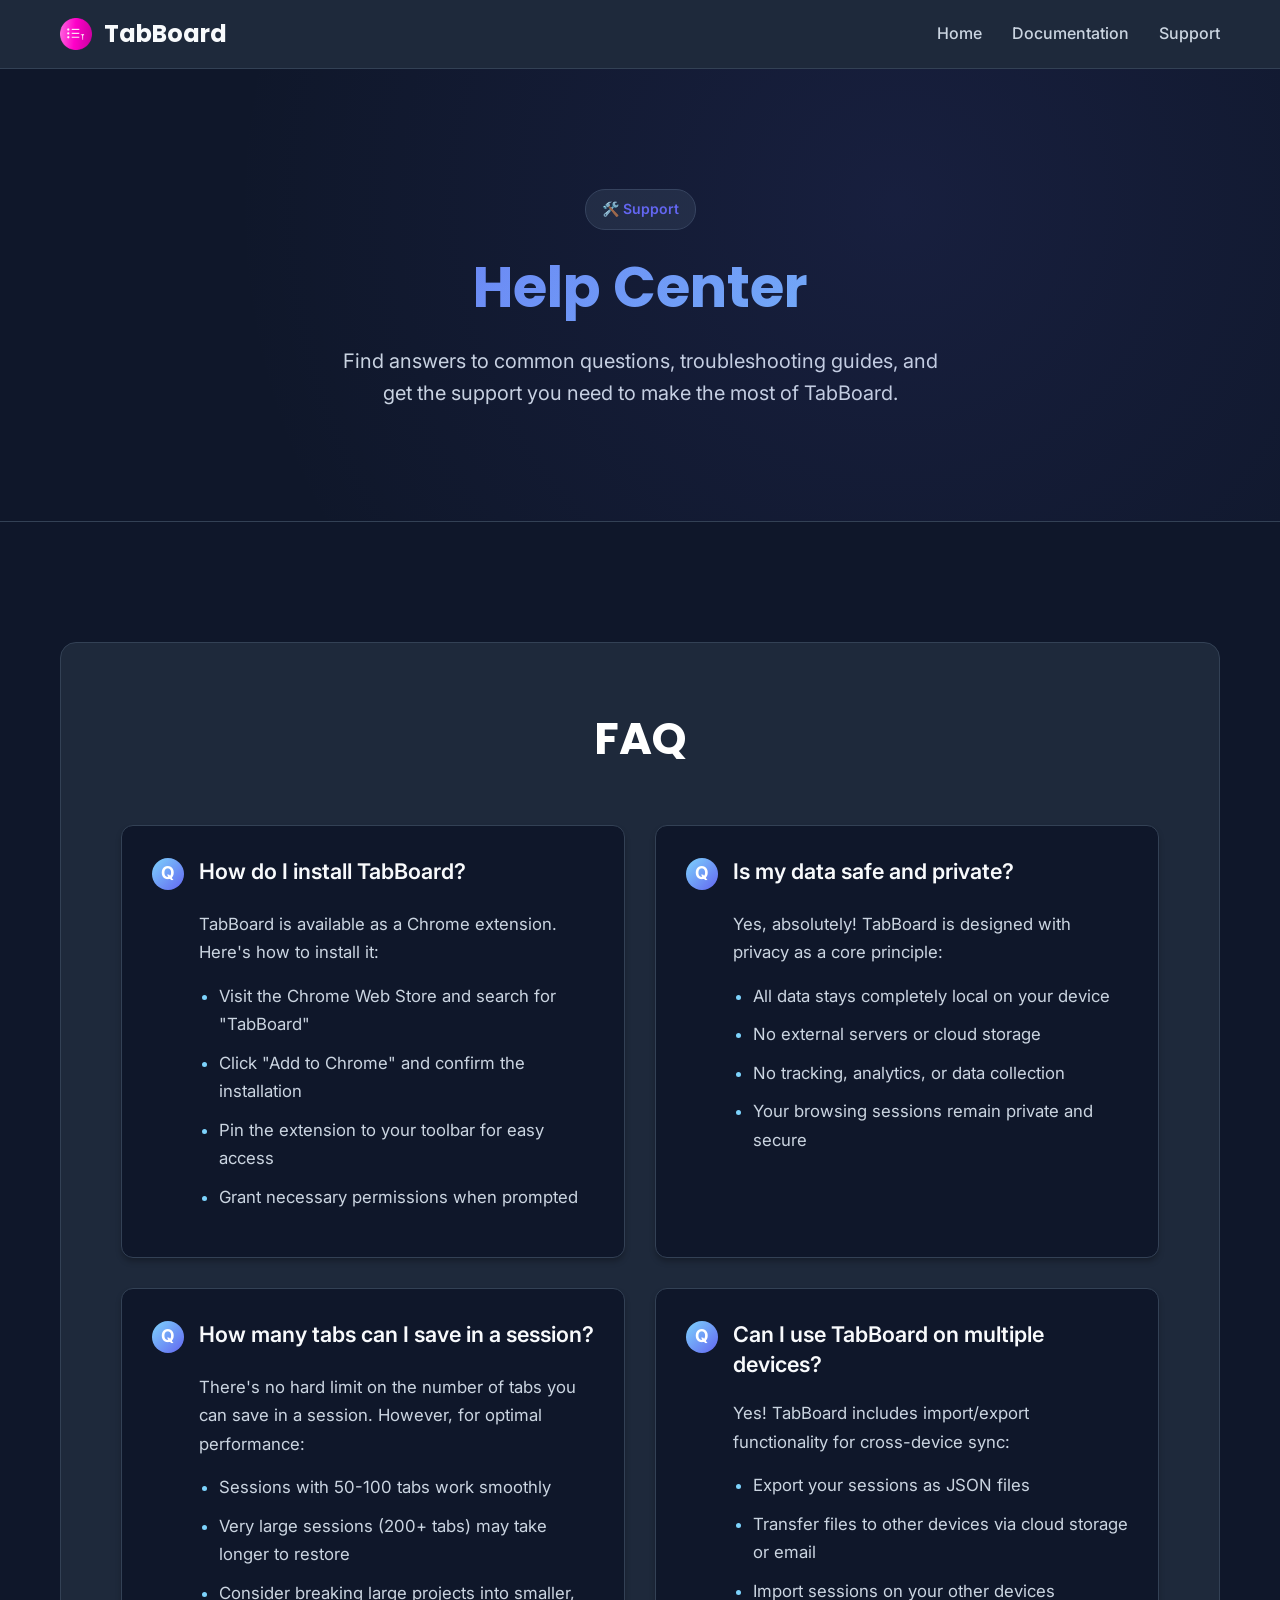
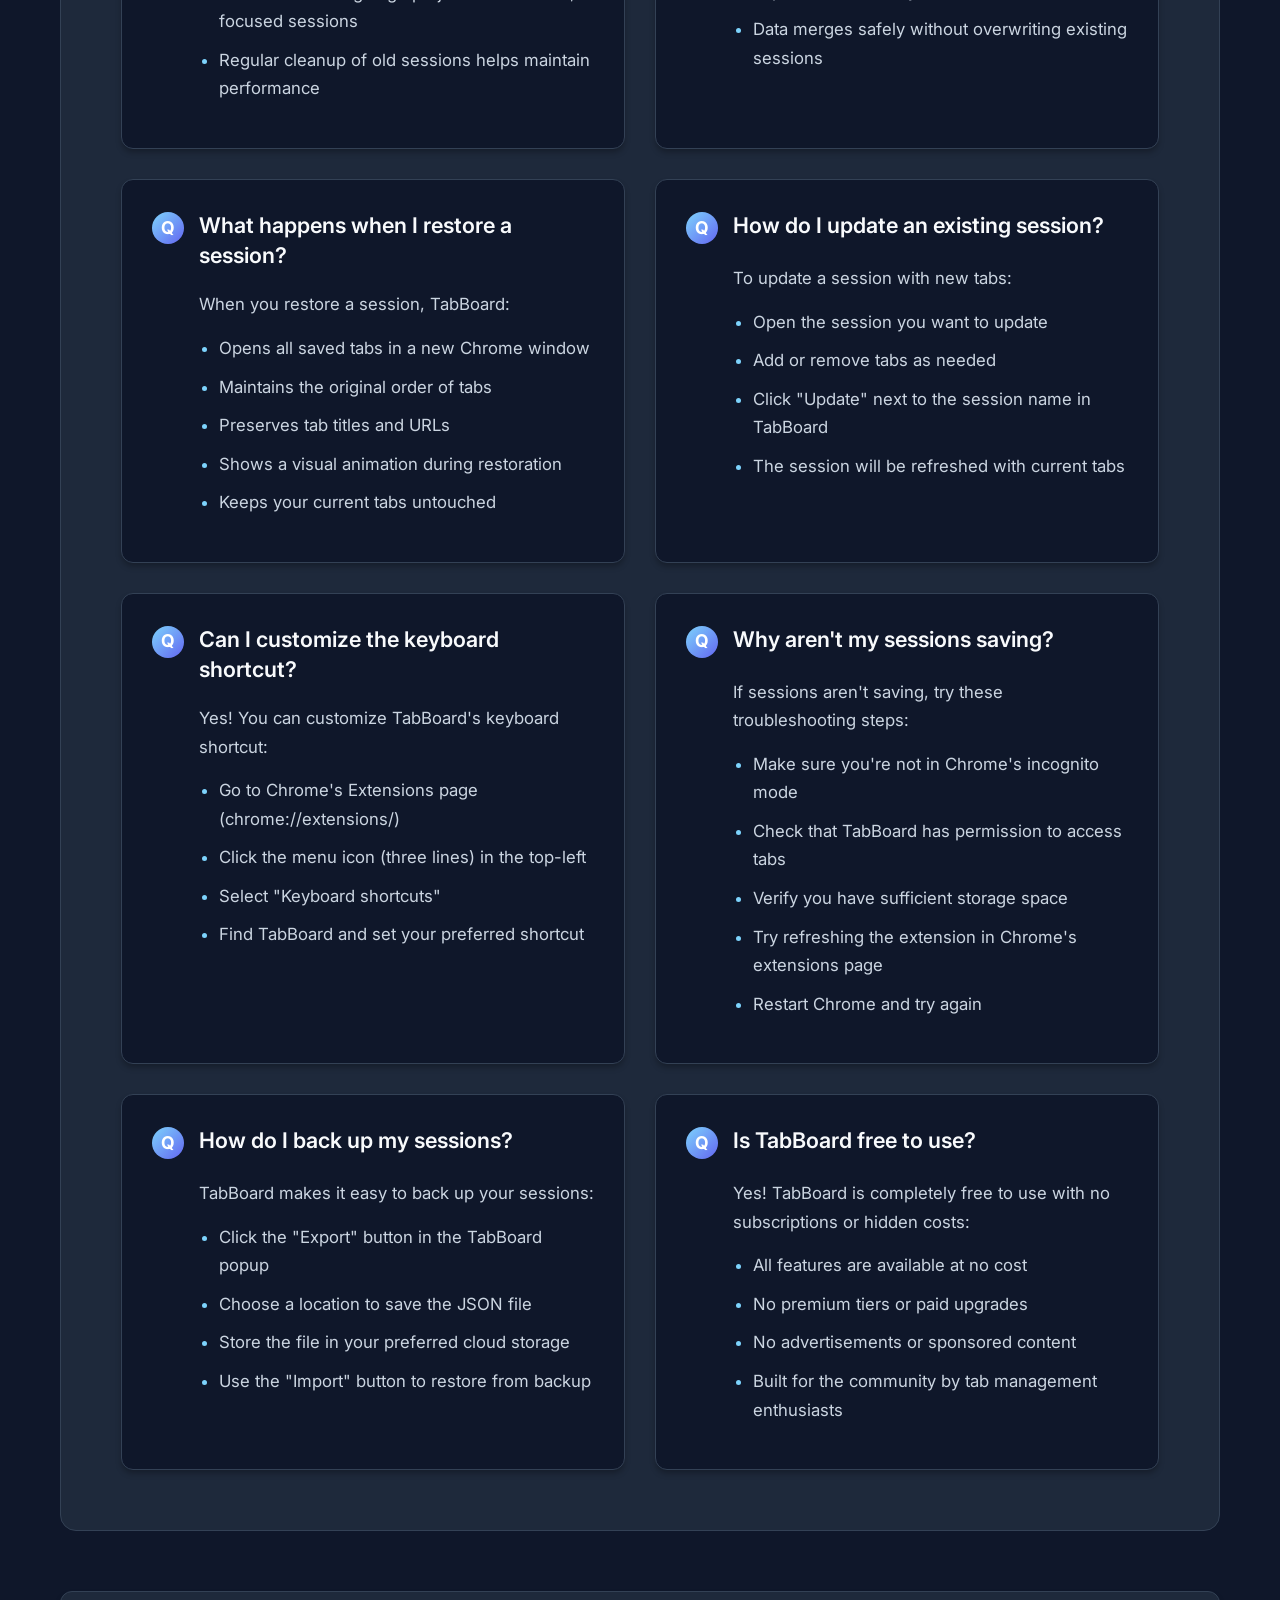
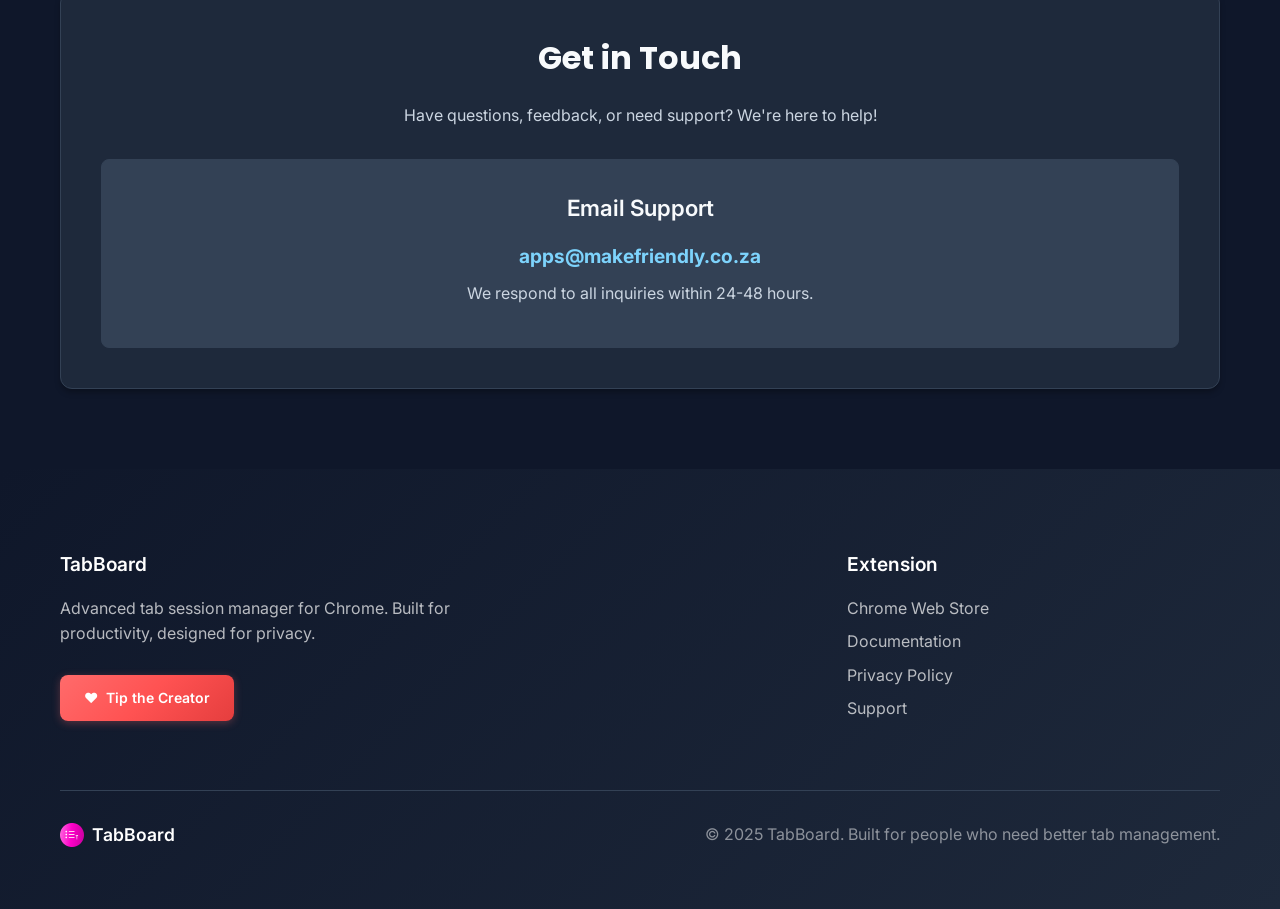
<file: support.html>
<!DOCTYPE html>
<html lang="en">
<head>
    <meta charset="UTF-8">
    <meta name="viewport" content="width=device-width, initial-scale=1.0">
    <title>TabBoard - Support</title>
    
    <!-- Favicon -->
    <link rel="icon" type="image/png" sizes="16x16" href="assets/tabboard-icon-16.png">
    <link rel="shortcut icon" href="assets/tabboard-icon-16.png">
    
    <!-- Fonts -->
    <link href="https://fonts.googleapis.com/css2?family=Poppins:wght@400;500;600;700;800;900&family=Inter:wght@300;400;500;600;700&display=swap" rel="stylesheet">
    
    <style>
        :root {
            /* Syntax Theme - Dark Support Colors */
            --primary-color: #7dd3fc;        /* sky-300 */
            --primary-dark: #0ea5e9;         /* sky-500 */
            --secondary-color: #6366f1;      /* indigo-500 */
            --accent-color: #06b6d4;         /* cyan-500 */
            --text-dark: #f8fafc;            /* slate-50 - inverted for dark theme */
            --text-light: #cbd5e1;           /* slate-300 */
            --text-muted: #64748b;           /* slate-500 */
            --light-gray: #f1f5f9;           /* slate-100 */
            --dark-bg: #0f172a;             /* slate-900 */
            --dark-secondary: #1e293b;       /* slate-800 */
            --dark-tertiary: #334155;        /* slate-700 */
            --border-color: #334155;         /* slate-700 */
            --shadow-md: 0 4px 6px -1px rgba(0, 0, 0, 0.3);
            --gradient-1: linear-gradient(135deg, #7dd3fc 0%, #0ea5e9 100%);
            --gradient-2: linear-gradient(135deg, #06b6d4 0%, #6366f1 100%);
        }
        
        * {
            margin: 0;
            padding: 0;
            box-sizing: border-box;
        }
        
        body {
            font-family: 'Inter', -apple-system, BlinkMacSystemFont, 'Segoe UI', sans-serif;
            line-height: 1.6;
            color: var(--text-dark);
            background: var(--dark-bg);
        }
        
        .container {
            max-width: 1200px;
            margin: 0 auto;
            padding: 0 20px;
        }
        
        /* Header */
        .header {
            background: var(--dark-secondary);
            border-bottom: 1px solid var(--border-color);
            padding: 15px 0;
            position: sticky;
            top: 0;
            z-index: 100;
        }
        
        .nav {
            display: flex;
            justify-content: space-between;
            align-items: center;
        }
        
        .logo {
            display: flex;
            align-items: center;
            gap: 12px;
            font-size: 24px;
            font-weight: 700;
            color: var(--text-dark);
            text-decoration: none;
            font-family: 'Poppins', sans-serif;
        }
        
        .logo-icon {
            width: 32px;
            height: 32px;
            display: flex;
            align-items: center;
            justify-content: center;
        }
        
        .logo-icon img {
            width: 32px;
            height: 32px;
            object-fit: contain;
        }
        
        .nav-links {
            display: flex;
            gap: 30px;
            align-items: center;
        }
        
        .nav-links a {
            color: var(--text-light);
            text-decoration: none;
            font-weight: 500;
            transition: color 0.3s ease;
        }
        
        .nav-links a:hover {
            color: var(--primary-dark);
        }
        
        /* Support Content */
        .support-hero {
            background: var(--dark-bg);
            color: var(--text-dark);
            padding: 120px 0 80px;
            text-align: center;
            position: relative;
            border-bottom: 1px solid var(--border-color);
        }
        
        .support-hero::before {
            content: '';
            position: absolute;
            top: 0;
            left: 0;
            right: 0;
            bottom: 0;
            background: radial-gradient(circle at 70% 30%, rgba(99, 102, 241, 0.1) 0%, transparent 70%);
            pointer-events: none;
        }
        
        .support-hero h1 {
            font-size: 3.5rem;
            font-weight: 700;
            margin-bottom: 24px;
            font-family: 'Poppins', sans-serif;
            background: linear-gradient(135deg, var(--secondary-color) 0%, var(--primary-color) 100%);
            -webkit-background-clip: text;
            -webkit-text-fill-color: transparent;
            background-clip: text;
            line-height: 1.2;
        }
        
        .support-hero p {
            font-size: 1.25rem;
            color: var(--text-light);
            max-width: 600px;
            margin: 0 auto 32px;
            line-height: 1.6;
        }
        
        .support-hero-badge {
            display: inline-block;
            background: var(--dark-secondary);
            color: var(--secondary-color);
            padding: 8px 16px;
            border-radius: 20px;
            font-size: 0.875rem;
            font-weight: 600;
            margin-bottom: 24px;
            border: 1px solid var(--border-color);
        }
        
        .support-content {
            padding: 80px 0;
        }
        
        /* Support options section removed */
        
        .faq-section {
            background: var(--dark-secondary);
            border-radius: 16px;
            padding: 60px;
            box-shadow: var(--shadow-lg);
            border: 1px solid var(--border-color);
            margin-top: 40px;
        }
        
        .faq-section h2 {
            font-size: 2.8rem;
            font-weight: 700;
            margin-bottom: 50px;
            text-align: center;
            color: white;
            font-family: 'Poppins', sans-serif;
        }
        
        .faq-grid {
            display: grid;
            grid-template-columns: repeat(auto-fit, minmax(500px, 1fr));
            gap: 30px;
        }
        
        .faq-item {
            background: var(--dark-bg);
            border: 1px solid var(--border-color);
            border-radius: 12px;
            padding: 30px;
            box-shadow: var(--shadow-md);
            transition: all 0.3s ease;
        }
        
        .faq-item:hover {
            transform: translateY(-3px);
            box-shadow: var(--shadow-lg);
            border-color: var(--primary-color);
        }
        
        .faq-question {
            font-size: 1.35rem;
            font-weight: 600;
            color: var(--text-dark);
            margin-bottom: 20px;
            cursor: pointer;
            display: flex;
            align-items: flex-start;
            gap: 15px;
            line-height: 1.4;
        }
        
        .faq-question::before {
            content: "Q";
            width: 32px;
            height: 32px;
            background: linear-gradient(135deg, var(--primary-color), var(--secondary-color));
            color: white;
            border-radius: 50%;
            display: flex;
            align-items: center;
            justify-content: center;
            font-weight: 700;
            font-size: 1.1rem;
            flex-shrink: 0;
            margin-top: 2px;
        }
        
        .faq-answer {
            color: var(--text-light);
            line-height: 1.7;
            padding-left: 47px;
            font-size: 1.05rem;
        }
        
        .faq-answer p {
            margin-bottom: 15px;
        }
        
        .faq-answer ul {
            margin: 15px 0;
            padding-left: 20px;
        }
        
        .faq-answer li {
            margin-bottom: 10px;
            position: relative;
        }
        
        .faq-answer li::marker {
            color: var(--primary-color);
        }
        
        .contact-cta {
            background: linear-gradient(135deg, var(--dark-secondary), var(--dark-tertiary));
            color: var(--text-dark);
            padding: 60px 40px;
            border-radius: 16px;
            text-align: center;
            margin-top: 60px;
            border: 1px solid var(--border-color);
            box-shadow: var(--shadow-lg);
            position: relative;
            overflow: hidden;
        }
        
        .contact-cta::before {
            content: '';
            position: absolute;
            top: 0;
            left: 0;
            right: 0;
            bottom: 0;
            background: linear-gradient(135deg, rgba(99, 102, 241, 0.1) 0%, rgba(6, 182, 212, 0.05) 100%);
            pointer-events: none;
        }
        
        .contact-cta h3 {
            font-size: 2rem;
            font-weight: 700;
            margin-bottom: 20px;
            position: relative;
            z-index: 1;
            font-family: 'Poppins', sans-serif;
            color: var(--text-dark);
        }
        
        .contact-cta p {
            margin-bottom: 30px;
            color: var(--text-light);
            position: relative;
            z-index: 1;
            font-size: 1.1rem;
            line-height: 1.6;
        }
        
        .contact-cta .btn {
            background: var(--primary-dark);
            color: white;
            padding: 16px 32px;
            border-radius: 12px;
            text-decoration: none;
            border: 1px solid transparent;
            font-weight: 600;
            display: inline-block;
            transition: all 0.3s ease;
            font-size: 1.1rem;
            position: relative;
            z-index: 1;
            box-shadow: var(--shadow-md);
        }
        
        .contact-cta .btn:hover {
            background: var(--primary-color);
            transform: translateY(-1px);
            box-shadow: var(--shadow-lg);
        }
        
        /* Footer styles are now handled by components/footer-include.js */
        
        .tip-creator {
            margin-top: 20px;
            padding: 20px;
            background: var(--dark-tertiary);
            border-radius: 8px;
            border: 1px solid var(--border-color);
        }
        
        .tip-creator p {
            margin-bottom: 12px;
            font-size: 0.9rem;
            color: var(--text-light);
        }
        
        .tip-btn {
            display: inline-block;
            background: var(--secondary-color);
            color: white;
            padding: 10px 20px;
            border-radius: 8px;
            text-decoration: none;
            font-weight: 600;
            font-size: 0.9rem;
            transition: all 0.3s ease;
            border: 1px solid var(--secondary-color);
        }
        
        .tip-btn:hover {
            background: var(--primary-color);
            border-color: var(--primary-color);
            transform: translateY(-2px);
            box-shadow: 0 8px 25px rgba(125, 211, 252, 0.3);
        }
        
        @media (max-width: 768px) {
            .footer-content {
                grid-template-columns: 1fr;
                gap: 30px;
            }
            
            .footer-bottom {
                flex-direction: column;
                text-align: center;
            }
            
            .tip-creator {
                margin-top: 15px;
                padding: 15px;
            }
        }
        
        @media (max-width: 768px) {
            .support-hero h1 {
                font-size: 2rem;
            }
            
            .faq-section {
                padding: 40px 20px;
                margin-top: 20px;
            }
            
            .faq-section h2 {
                font-size: 2.2rem;
                margin-bottom: 30px;
                color: white;
            }
            
            .faq-grid {
                grid-template-columns: 1fr;
                gap: 20px;
            }
            
            .faq-item {
                padding: 25px;
            }
            
            .faq-question {
                font-size: 1.2rem;
                margin-bottom: 15px;
            }
            
            .faq-answer {
                padding-left: 47px;
                font-size: 1rem;
            }
            
            .contact-cta {
                padding: 40px 20px;
                margin-top: 40px;
            }
            
            .contact-cta h3 {
                font-size: 1.6rem;
                margin-bottom: 15px;
            }
            
            .contact-cta p {
                font-size: 1rem;
                margin-bottom: 25px;
            }
            
            .contact-cta .btn {
                padding: 14px 28px;
                font-size: 1rem;
            }
            
            .nav-links {
                display: none;
            }
        }
        
        .contact-info-section {
            background: var(--dark-secondary);
            border-radius: 12px;
            padding: 40px;
            box-shadow: var(--shadow-md);
            border: 1px solid var(--border-color);
            margin-top: 60px;
            text-align: center;
        }
        
        .contact-info-section h2 {
            font-size: 2rem;
            font-weight: 700;
            margin-bottom: 20px;
            color: var(--text-dark);
            font-family: 'Poppins', sans-serif;
        }
        
        .contact-info-section p {
            color: var(--text-light);
            margin-bottom: 20px;
        }
        
        .email-contact {
            background: var(--dark-tertiary);
            border: 1px solid var(--border-color);
            border-radius: 8px;
            padding: 30px;
            margin-top: 30px;
        }
        
        .email-contact h3 {
            font-size: 1.4rem;
            font-weight: 600;
            margin-bottom: 15px;
            color: var(--text-dark);
        }
        
        .email-contact p {
            margin-bottom: 10px;
        }
        
        .email-contact strong {
            color: var(--primary-color);
            font-size: 1.2rem;
        }
    </style>
    <script async src="https://pagead2.googlesyndication.com/pagead/js/adsbygoogle.js?client=ca-pub-9067032784904757"
         crossorigin="anonymous"></script>
</head>
<body>
    <header class="header">
        <nav class="nav container">
            <a href="index.html" class="logo">
                <div class="logo-icon">
                    <img src="assets/tabboard-icon-48.png" alt="TabBoard Logo">
                </div>
                TabBoard
            </a>
            <div class="nav-links">
                <a href="index.html">Home</a>
                <a href="documentation.html">Documentation</a>
                <a href="support.html">Support</a>
            </div>
        </nav>
    </header>

    <section class="support-hero">
        <div class="container">
            <div class="support-hero-badge">🛠️ Support</div>
            <h1>Help Center</h1>
            <p>Find answers to common questions, troubleshooting guides, and get the support you need to make the most of TabBoard.</p>
        </div>
    </section>

    <section class="support-content">
        <div class="container">
            <!-- Support options section removed for cleaner focus on FAQ -->

            <div class="faq-section">
                <h2>FAQ</h2>
                
                <div class="faq-grid">
                    <div class="faq-item">
                    <div class="faq-question">How do I install TabBoard?</div>
                    <div class="faq-answer">
                        <p>TabBoard is available as a Chrome extension. Here's how to install it:</p>
                        <ul>
                            <li>Visit the Chrome Web Store and search for "TabBoard"</li>
                            <li>Click "Add to Chrome" and confirm the installation</li>
                            <li>Pin the extension to your toolbar for easy access</li>
                            <li>Grant necessary permissions when prompted</li>
                        </ul>
                    </div>
                </div>
                
                <div class="faq-item">
                    <div class="faq-question">Is my data safe and private?</div>
                    <div class="faq-answer">
                        <p>Yes, absolutely! TabBoard is designed with privacy as a core principle:</p>
                        <ul>
                            <li>All data stays completely local on your device</li>
                            <li>No external servers or cloud storage</li>
                            <li>No tracking, analytics, or data collection</li>
                            <li>Your browsing sessions remain private and secure</li>
                        </ul>
                    </div>
                </div>
                
                <div class="faq-item">
                    <div class="faq-question">How many tabs can I save in a session?</div>
                    <div class="faq-answer">
                        <p>There's no hard limit on the number of tabs you can save in a session. However, for optimal performance:</p>
                        <ul>
                            <li>Sessions with 50-100 tabs work smoothly</li>
                            <li>Very large sessions (200+ tabs) may take longer to restore</li>
                            <li>Consider breaking large projects into smaller, focused sessions</li>
                            <li>Regular cleanup of old sessions helps maintain performance</li>
                        </ul>
                    </div>
                </div>
                
                <div class="faq-item">
                    <div class="faq-question">Can I use TabBoard on multiple devices?</div>
                    <div class="faq-answer">
                        <p>Yes! TabBoard includes import/export functionality for cross-device sync:</p>
                        <ul>
                            <li>Export your sessions as JSON files</li>
                            <li>Transfer files to other devices via cloud storage or email</li>
                            <li>Import sessions on your other devices</li>
                            <li>Data merges safely without overwriting existing sessions</li>
                        </ul>
                    </div>
                </div>
                
                <div class="faq-item">
                    <div class="faq-question">What happens when I restore a session?</div>
                    <div class="faq-answer">
                        <p>When you restore a session, TabBoard:</p>
                        <ul>
                            <li>Opens all saved tabs in a new Chrome window</li>
                            <li>Maintains the original order of tabs</li>
                            <li>Preserves tab titles and URLs</li>
                            <li>Shows a visual animation during restoration</li>
                            <li>Keeps your current tabs untouched</li>
                        </ul>
                    </div>
                </div>
                
                <div class="faq-item">
                    <div class="faq-question">How do I update an existing session?</div>
                    <div class="faq-answer">
                        <p>To update a session with new tabs:</p>
                        <ul>
                            <li>Open the session you want to update</li>
                            <li>Add or remove tabs as needed</li>
                            <li>Click "Update" next to the session name in TabBoard</li>
                            <li>The session will be refreshed with current tabs</li>
                        </ul>
                    </div>
                </div>
                
                <div class="faq-item">
                    <div class="faq-question">Can I customize the keyboard shortcut?</div>
                    <div class="faq-answer">
                        <p>Yes! You can customize TabBoard's keyboard shortcut:</p>
                        <ul>
                            <li>Go to Chrome's Extensions page (chrome://extensions/)</li>
                            <li>Click the menu icon (three lines) in the top-left</li>
                            <li>Select "Keyboard shortcuts"</li>
                            <li>Find TabBoard and set your preferred shortcut</li>
                        </ul>
                    </div>
                </div>
                
                <div class="faq-item">
                    <div class="faq-question">Why aren't my sessions saving?</div>
                    <div class="faq-answer">
                        <p>If sessions aren't saving, try these troubleshooting steps:</p>
                        <ul>
                            <li>Make sure you're not in Chrome's incognito mode</li>
                            <li>Check that TabBoard has permission to access tabs</li>
                            <li>Verify you have sufficient storage space</li>
                            <li>Try refreshing the extension in Chrome's extensions page</li>
                            <li>Restart Chrome and try again</li>
                        </ul>
                    </div>
                </div>
                
                <div class="faq-item">
                    <div class="faq-question">How do I back up my sessions?</div>
                    <div class="faq-answer">
                        <p>TabBoard makes it easy to back up your sessions:</p>
                        <ul>
                            <li>Click the "Export" button in the TabBoard popup</li>
                            <li>Choose a location to save the JSON file</li>
                            <li>Store the file in your preferred cloud storage</li>
                            <li>Use the "Import" button to restore from backup</li>
                        </ul>
                    </div>
                </div>
                
                <div class="faq-item">
                    <div class="faq-question">Is TabBoard free to use?</div>
                    <div class="faq-answer">
                        <p>Yes! TabBoard is completely free to use with no subscriptions or hidden costs:</p>
                        <ul>
                            <li>All features are available at no cost</li>
                            <li>No premium tiers or paid upgrades</li>
                            <li>No advertisements or sponsored content</li>
                            <li>Built for the community by tab management enthusiasts</li>
                        </ul>
                    </div>
                </div>
                </div>
            </div>
            
            <div class="contact-info-section">
                <h2>Get in Touch</h2>
                <p>Have questions, feedback, or need support? We're here to help!</p>
                <div class="email-contact">
                    <h3>Email Support</h3>
                    <p><strong>apps@makefriendly.co.za</strong></p>
                    <p>We respond to all inquiries within 24-48 hours.</p>
                </div>
            </div>
        </div>
    </section>
    
    <!-- Footer Component -->
    <script src="components/footer-include.js"></script>

    <script src="components/mobile-menu-include.js"></script>
</body>
</html>
</file>
